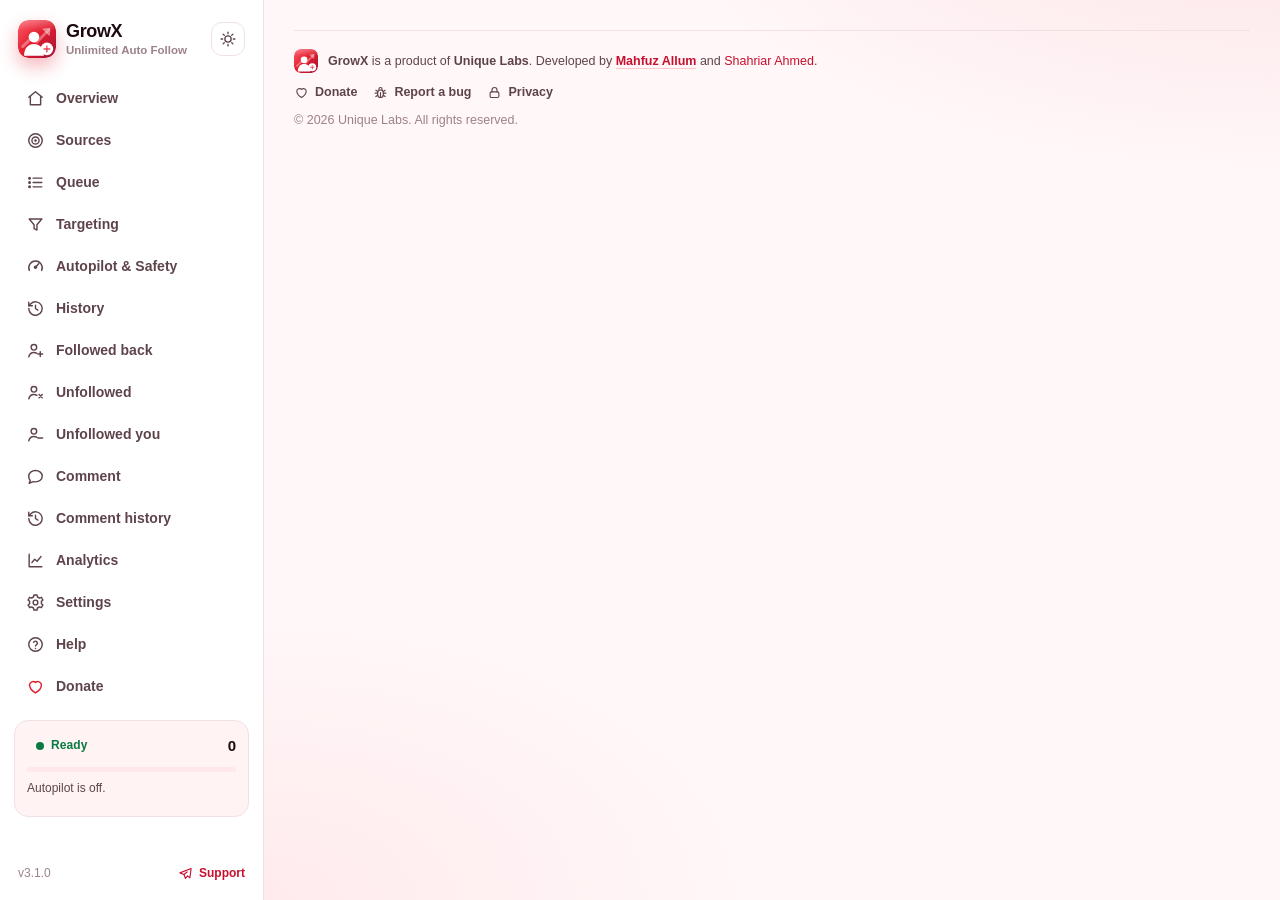
<file: growx/dashboard.html>
<!DOCTYPE html>
<html lang="en">
<head>
  <meta charset="utf-8">
  <meta name="viewport" content="width=device-width, initial-scale=1">
  <meta name="description" content="GrowX - Unlimited Auto Follow for X/Twitter. Grow real followers on autopilot: find the newest, most active followers of any profile, score them for follow-back, and follow them safely in the background.">
  <title>GrowX - Unlimited Auto Follow for X/Twitter</title>
  <link rel="icon" href="ui/logo.svg" type="image/svg+xml">
  <script src="ui/theme.js"></script>
  <link rel="stylesheet" href="ui/base.css">
  <link rel="stylesheet" href="dashboard.css">
  <link rel="stylesheet" href="dashboard-cmt.css">
</head>
<body>
  <div class="shell">

    <!-- ============ SIDEBAR ============ -->
    <aside class="side" id="side">
      <div class="side-brand">
        <img src="ui/logo.svg" alt="">
        <div><b>GrowX</b><small>Unlimited Auto Follow</small></div>
        <button class="icon-btn" data-theme-toggle></button>
      </div>

      <nav class="nav" id="nav">
        <a href="#overview" data-route="overview" data-icon="home"><span>Overview</span></a>
        <a href="#sources" data-route="sources" data-icon="target"><span>Sources</span><em id="navSrc" hidden></em></a>
        <a href="#queue" data-route="queue" data-icon="list"><span>Queue</span><em id="navQueue" hidden></em></a>
        <a href="#targeting" data-route="targeting" data-icon="filter"><span>Targeting</span></a>
        <a href="#autopilot" data-route="autopilot" data-icon="gauge"><span>Autopilot &amp; Safety</span></a>
        <a href="#history" data-route="history" data-icon="history"><span>History</span></a>
        <a href="#followedback" data-route="followedback" data-icon="userPlus"><span>Followed back</span><em id="navBk" hidden></em></a>
        <a href="#unfollowed" data-route="unfollowed" data-icon="userX"><span>Unfollowed</span><em id="navUnf" hidden></em></a>
        <a href="#lost" data-route="lost" data-icon="userMinus"><span>Unfollowed you</span><em id="navLost" hidden></em></a>
        <a href="#comment" data-route="comment" data-icon="chat"><span>Comment</span><em id="navCmt" hidden></em></a>
        <a href="#cmthistory" data-route="cmthistory" data-icon="history"><span>Comment history</span></a>
        <a href="#analytics" data-route="analytics" data-icon="chart"><span>Analytics</span></a>
        <a href="#settings" data-route="settings" data-icon="settings"><span>Settings</span></a>
        <a href="#help" data-route="help" data-icon="help"><span>Help</span></a>
        <a href="#donate" data-route="donate" data-icon="heart" class="nav-heart"><span>Donate</span></a>
      </nav>

      <div class="side-run" id="sideRun">
        <div class="side-run-top"><span class="pill idle" id="sidePill"><span class="dot"></span><span id="sidePillText">Ready</span></span><b class="num" id="sideToday">0</b></div>
        <div class="bar thin" id="sideBar"><i></i></div>
        <small id="sideMsg">Autopilot is off.</small>
        <div class="side-run-btns" id="sideCtl"></div>
      </div>


      <div class="side-foot">
        <span id="version">v3.1.0</span>
        <a href="https://t.me/igfrostt" target="_blank" rel="noopener" data-icon="send"><span>Support</span></a>
      </div>
    </aside>

    <!-- ============ MAIN ============ -->
    <main class="main" id="main">
      <header class="topbar">
        <button class="icon-btn menu-btn" id="menuBtn" data-icon="menu" aria-label="Menu"></button>
        <img src="ui/logo.svg" alt="" class="top-logo">
        <b class="top-title" id="topTitle">Overview</b>
        <span class="pill idle" id="topPill"><span class="dot"></span><span id="topPillText">Ready</span></span>
        <button class="icon-btn" data-theme-toggle></button>
      </header>

      <!-- OVERVIEW -->
      <section class="page" data-page="overview">
        <div class="ov-hero">
          <div class="ov-hero-bg" aria-hidden="true"><i></i><i></i><i></i></div>
          <div class="ov-top">
            <div class="ov-who">
              <span class="avatar" id="ovAvatar"></span>
              <div>
                <span class="kicker" id="ovKicker">Growth control center</span>
                <h1 id="ovHello">Grow on autopilot</h1>
                <p id="ovMeta">Sign in to X in this browser to begin.</p>
              </div>
            </div>
            <div class="ov-ctl" id="ovCtl"></div>
          </div>
          <div class="ov-run" id="ovRun"></div>
          <div class="ov-chips" id="ovChips"></div>
        </div>

        <div class="kpis">
          <div class="card kpi lift">
            <div class="kpi-ring" id="kTodayRing"></div>
            <div><small>Follows · 24h</small><b class="num" id="kToday">0</b><span id="kTodaySub">of 0 allowed</span></div>
          </div>
          <div class="card kpi lift">
            <span class="kpi-ic" data-icon="sparkles"></span>
            <div><small>Follow-back rate</small><b class="num" id="kRate">-</b><span id="kRateSub">checked after each follow</span></div>
          </div>
          <div class="card kpi lift">
            <span class="kpi-ic green" data-icon="trend"></span>
            <div><small>Gained · 7 days</small><b class="num" id="kWeek">-</b><span id="kWeekSub">-</span></div>
          </div>
          <div class="card kpi lift">
            <span class="kpi-ic violet" data-icon="list"></span>
            <div><small>Ready in queue</small><b class="num" id="kQueue">0</b><span id="kQueueSub">candidates scored</span></div>
          </div>
        </div>

        <div class="ov-cmt" id="ovCmt" hidden></div>

        <div class="ov-grid">
          <div class="card live" id="live">
            <div class="live-head">
              <div><span class="pill idle" id="livePill"><span class="dot"></span><span id="livePillText">Ready</span></span></div>
              <div class="live-chips" id="liveChips"></div>
            </div>
            <div class="x-alert" id="xAlert" hidden></div>
            <div class="live-seq" id="liveSeq" hidden></div>
            <div class="mode-prog" id="modeProg"></div>
            <div class="live-target" id="liveTarget">
              <span class="avatar" id="ltAvatar"></span>
              <div class="lt-who"><small id="ltLabel">Up next</small><b id="ltName">Nobody yet</b><span id="ltMeta">Add sources and start the autopilot.</span></div>
              <div class="lt-score" id="ltScore"></div>
            </div>
            <div class="unf-stream compact" id="unfStream" hidden></div>
            <div class="live-count">
              <div class="lc-top"><span id="lcLabel">Autopilot is off</span><b class="num" id="lcTime">--</b></div>
              <div class="bar" id="lcBar"><i></i></div>
            </div>
            <p class="live-msg" id="liveMsg">Press Start and GrowX keeps working in the background - even with this page closed.</p>
            <div class="live-meters">
              <div><span>This hour</span><b class="num" id="lmHour">0/0</b><div class="bar thin"><i id="lmHourBar"></i></div></div>
              <div><span id="lmDayLabel">Last 24 hours</span><b class="num" id="lmDay">0/0</b><div class="bar thin"><i id="lmDayBar"></i></div></div>
              <div><span>Until next break</span><b class="num" id="lmBreak">-</b><div class="bar thin amber"><i id="lmBreakBar"></i></div></div>
            </div>
            <p class="live-eta" id="lmEta" hidden></p>
            <p class="live-plan" id="lmPlan"></p>
            <div class="live-stats">
              <div><b class="num" id="lsDone">0</b><span>followed this run</span></div>
              <div><b class="num" id="lsSkip">0</b><span>skipped</span></div>
              <div><b class="num" id="lsFail">0</b><span>failed</span></div>
              <div><b class="num" id="lsTime">-</b><span>running for</span></div>
            </div>
          </div>

          <div class="card goal" id="goal">
            <div class="goal-head"><div><small>Monthly goal</small><b id="goalTitle">5,000 new followers</b></div><a href="#analytics" class="btn btn-ghost btn-xs" data-icon="chart"><span>Planner</span></a></div>
            <div class="goal-ring" id="goalRing"><div class="goal-center"><b class="num" id="goalGained">-</b><small id="goalPct">this month</small></div></div>
            <div class="goal-facts">
              <div><span>Days left</span><b class="num" id="goalDays">-</b></div>
              <div><span>Needed / day</span><b class="num" id="goalNeed">-</b></div>
              <div><span>On pace for</span><b class="num" id="goalProj">-</b></div>
            </div>
            <p class="goal-note" id="goalNote">GrowX measures your growth every few hours.</p>
          </div>
        </div>

        <div class="card plan" id="planCard">
          <div class="plan-main">
            <div class="plan-head">
              <div><small>Today's plan</small><b class="num" id="planTitle">0 / 0 follows</b><span id="planSub">-</span></div>
            </div>
            <div class="plan-facts" id="planFacts"></div>
            <div class="plan-tl" id="planTl"></div>
            <div class="plan-legend"><span><i class="k w"></i>Done</span><span><i class="k b"></i>Break</span><span><i class="k n"></i>Now</span><span class="tl-ends" id="planEnds"></span></div>
          </div>
          <div class="plan-safety" id="planSafety"></div>
        </div>

        <div class="ov-grid b">
          <div class="card chart-card">
            <div class="card-head"><div><b>Followers</b><small>last 30 days</small></div><span class="chip green" id="chGain"></span></div>
            <div class="chart-box" id="chFollowers"></div>
          </div>
          <div class="card feed-card">
            <div class="card-head"><div><b>Activity</b><small>live from the engine</small></div><div class="seg" id="feedSeg"><button class="on" data-feed="log">Run</button><button data-feed="events">Events</button></div></div>
            <div class="feed" id="feed"></div>
          </div>
        </div>
      </section>

      <!-- SOURCES -->
      <section class="page" data-page="sources">
        <header class="page-head">
          <div><span class="kicker">Step 1</span><h1>Sources</h1><p>Profiles whose <b>newest followers</b> GrowX follows. Their latest followers are active right now and already follow accounts like yours - the best audience there is.</p></div>
          <div class="btn-row"><button class="btn btn-primary" id="srcHarvest" data-icon="search"><span>Find people now</span></button></div>
        </header>
        <div class="card add-card">
          <div class="add-row">
            <textarea class="textarea" id="srcText" rows="2" placeholder="@creator, @community, https://x.com/brand - one or many, separated by spaces, commas or lines" spellcheck="false"></textarea>
            <button class="btn btn-primary btn-lg" id="srcAdd" data-icon="plus"><span>Add sources</span></button>
          </div>
          <div class="tips">
            <span data-icon="sparkles"></span>
            <p><b>Pick sources like a pro:</b> active accounts in your exact niche with 5K-500K followers whose audience is real people (creators, communities, niche news, competitors). Add 5-15 sources - GrowX rotates between them and ranks each by its real follow-back rate. Avoid celebrities and big brands: their followers rarely follow back.</p>
          </div>
        </div>
        <div class="card add-card">
          <div class="card-head"><div><b>Or follow these exact accounts</b><small>Paste usernames or profile links - as many as you like. Anyone you already follow is skipped; the rest join the Follow queue and are followed with your pacing, your daily number and every safety setting.</small></div></div>
          <div class="add-row">
            <textarea class="textarea" id="listText" rows="3" placeholder="@someone, https://x.com/another, x.com/third - spaces, commas or one per line" spellcheck="false"></textarea>
            <button class="btn btn-primary btn-lg" id="listAdd" data-icon="plus"><span>Add to Follow queue</span></button>
          </div>
          <label class="switch imp-pin"><input type="checkbox" id="listPin" checked><span class="track"></span><span>Follow these before the rest of the queue</span></label>
          <div class="imp-result" id="listResult" hidden></div>
        </div>
        <div class="task-banner card" id="taskBanner" hidden><span class="spinner"></span><div class="tb-text"><p id="taskMsg"></p><div class="bar thin is-live" id="taskBar"><i></i></div></div><button class="btn btn-sm" id="taskStop" data-icon="stop"><span>Stop</span></button></div>
        <div class="sweep-note card" id="sweepNote" hidden><span class="sn-ic" data-icon="check"></span><p id="sweepText"></p></div>
        <div class="src-grid" id="srcList"></div>
      </section>

      <!-- QUEUE -->
      <section class="page" data-page="queue">
        <header class="page-head">
          <div><span class="kicker">Step 2</span><h1>Queue</h1><p>Everyone here passed your targeting rules and is ranked by <b>follow-back score</b> - the best go first. The queue refills itself while the autopilot runs.</p></div>
          <div class="btn-row">
            <button class="btn" id="qImport" data-icon="upload"><span>Import list</span></button>
            <button class="btn btn-primary" id="qHarvest" data-icon="search"><span>Find more</span></button>
          </div>
        </header>
        <div class="toolbar card">
          <div class="search"><span data-icon="search"></span><input class="input" id="qSearch" placeholder="Search name, @handle or bio"></div>
          <select class="select" id="qSource"><option value="">All sources</option></select>
          <div class="seg" id="qSort"><button class="on" data-sort="score">Best score</button><button data-sort="new">Newest</button><button data-sort="fc">Smallest</button></div>
          <button class="btn btn-ghost btn-sm" id="qClear" data-icon="trash"><span>Clear queue</span></button>
        </div>
        <div class="bulk" id="qBulk" hidden>
          <b id="qSel">0 selected</b>
          <button class="btn btn-sm" data-bulk="pin" data-icon="pin"><span>Pin to top</span></button>
          <button class="btn btn-sm" data-bulk="remove" data-icon="x"><span>Remove</span></button>
          <button class="btn btn-sm btn-danger-soft" data-bulk="block" data-icon="ban"><span>Never follow</span></button>
          <button class="btn btn-ghost btn-sm" data-bulk="none"><span>Clear selection</span></button>
        </div>
        <div class="card table-card">
          <div class="trow thead q-cols"><label class="cb"><input type="checkbox" id="qAll"><i></i></label><span>Account</span><span>Score</span><span>Followers</span><span>Following</span><span>Ratio</span><span>Active</span><span>Source</span><span></span></div>
          <div id="qRows"></div>
        </div>
        <div class="more" id="qMore" hidden><button class="btn" id="qMoreBtn"><span>Show more</span></button></div>
      </section>

      <!-- TARGETING -->
      <section class="page" data-page="targeting">
        <header class="page-head">
          <div><span class="kicker">Who gets followed</span><h1>Targeting</h1><p>Only real, active people who are likely to follow you back. Every account is checked against these rules and scored before it enters the queue.</p></div>
        </header>
        <div class="split">
          <div class="form-stack" data-form="targeting">
            <div class="card fs">
              <div class="fs-head"><span data-icon="sparkles"></span><div><b>Follow-back score</b><small>Estimated chance to follow back, 1-99. Raise it for quality, lower it for volume.</small></div></div>
              <div class="range-row"><input type="range" class="range" min="0" max="90" step="1" data-k="minScore" id="f_minScore"><b class="range-val num" id="f_minScoreVal">55</b></div>
              <div class="score-legend"><span class="score s-lo">40</span> volume <span class="score s-mid">55</span> balanced <span class="score s-hi">70</span> quality</div>
            </div>
            <div class="card fs">
              <div class="fs-head"><span data-icon="users"></span><div><b>Audience size</b><small>Small and mid-size accounts follow back far more often than big ones.</small></div></div>
              <div class="fgrid">
                <div class="field"><label>Min followers</label><input class="input num" type="number" min="0" data-k="minFollowers"></div>
                <div class="field"><label>Max followers</label><input class="input num" type="number" min="0" data-k="maxFollowers"><span class="hint">0 = no limit</span></div>
                <div class="field"><label>Min following</label><input class="input num" type="number" min="0" data-k="minFollowing"><span class="hint">people who follow many, follow back</span></div>
                <div class="field"><label>Min following ÷ followers</label><input class="input num" type="number" min="0" step="0.05" data-k="minRatio"><span class="hint">1.0 = follows as many as follow them</span></div>
              </div>
            </div>
            <div class="card fs">
              <div class="fs-head"><span data-icon="flame"></span><div><b>Activity &amp; quality</b><small>Skip bots, empty and abandoned accounts.</small></div></div>
              <div class="fgrid">
                <div class="field"><label>Min posts</label><input class="input num" type="number" min="0" data-k="minTweets"></div>
                <div class="field"><label>Min account age</label><div class="with-unit"><input class="input num" type="number" min="0" data-k="minAgeDays"><span>days</span></div></div>
                <div class="field"><label>Posted within</label><div class="with-unit"><input class="input num" type="number" min="0" data-k="lastActiveDays"><span>days</span></div><span class="hint">0 = don't check</span></div>
              </div>
              <div class="switch-grid">
                <label class="switch"><input type="checkbox" data-k="requireAvatar"><span class="track"></span><span>Must have a profile photo</span></label>
                <label class="switch"><input type="checkbox" data-k="requireBio"><span class="track"></span><span>Must have a bio</span></label>
                <label class="switch"><input type="checkbox" data-k="skipProtected"><span class="track"></span><span>Skip private accounts</span></label>
                <label class="switch"><input type="checkbox" data-k="skipFollowsMe"><span class="track"></span><span>Skip people who already follow you</span></label>
                <label class="switch"><input type="checkbox" data-k="skipVerified"><span class="track"></span><span>Skip verified accounts</span></label>
                <label class="switch"><input type="checkbox" data-k="onlyVerified"><span class="track"></span><span>Only verified accounts</span></label>
              </div>
            </div>
            <div class="card fs">
              <div class="fs-head"><span data-icon="sparkles"></span><div><b>Better follow-back rate <i>new</i></b><small>Smarter choices about who gets followed - same daily number, more of them follow you back.</small></div></div>
              <div class="switch-grid">
                <label class="switch"><input type="checkbox" data-k="skipCapped"><span class="track"></span><span>Skip people stuck at X's following limit <em>(they can't follow anyone back)</em></span></label>
                <label class="switch"><input type="checkbox" data-k="learnScore"><span class="track"></span><span>Learn from my results <em>(the score adapts to who really followed you back)</em></span></label>
                <label class="switch"><input type="checkbox" data-k="preCheck"><span class="track"></span><span>Fresh look right before following <em>(still active, still able to follow back)</em></span></label>
                <label class="switch"><input type="checkbox" data-k="srcAutoPause"><span class="track"></span><span>Pause sources that keep doing badly</span></label>
                <label class="switch"><input type="checkbox" data-k="likeBeforeFollow"><span class="track"></span><span>Like one recent post before following <em>(more follow-backs, uses X's like limit)</em></span></label>
              </div>
              <div class="fgrid">
                <div class="field"><label>Pause a source below</label><div class="with-unit"><input class="input num" type="number" min="0" max="100" data-k="srcPauseBelow"><span>% back</span></div></div>
                <div class="field"><label>...after this many follows from it</label><div class="with-unit"><input class="input num" type="number" min="10" max="2000" data-k="srcPauseAfter"><span>follows</span></div><span class="hint">A paused source can be switched on again on the Sources page - it is not paused twice.</span></div>
              </div>
              <p class="hint" id="learnHint"></p>
            </div>
            <div class="card fs">
              <div class="fs-head"><span data-icon="search"></span><div><b>Keywords</b><small>Matched against name, @handle and bio. Comma separated.</small></div></div>
              <div class="field"><label>Boost - score +15 when found</label><textarea class="textarea" rows="2" data-k="boostKeywords"></textarea><span class="hint">"follow back" language is the strongest follow-back signal there is</span></div>
              <div class="field"><label>Require - only follow when one is found</label><textarea class="textarea" rows="2" data-k="includeKeywords" placeholder="e.g. founder, designer, crypto, fitness (empty = anyone)"></textarea></div>
              <div class="field"><label>Exclude - never follow when found</label><textarea class="textarea" rows="2" data-k="excludeKeywords"></textarea></div>
              <div class="field"><label>Location - only people from</label><input class="input" data-k="locationKeywords" placeholder="e.g. usa, london, india (empty = worldwide)"></div>
            </div>
          </div>
          <aside class="card preview sticky" id="tPreview">
            <b>Live preview</b>
            <p class="hint">Your current queue, checked against the rules on the left.</p>
            <div class="pv-big"><b class="num" id="pvPass">-</b><span id="pvOf">of 0 pass</span></div>
            <div class="bar"><i id="pvBar"></i></div>
            <div class="pv-bands" id="pvBands"></div>
            <div class="pv-why" id="pvWhy"></div>
          </aside>
        </div>
        <div class="savebar" id="saveTargeting" hidden><span>You have unsaved changes</span><button class="btn btn-ghost" data-revert>Revert</button><button class="btn btn-primary" data-save data-icon="check"><span>Save targeting</span></button></div>
      </section>

      <!-- AUTOPILOT -->
      <section class="page" data-page="autopilot">
        <header class="page-head">
          <div><span class="kicker">Speed, limits, schedule</span><h1>Autopilot &amp; Safety</h1><p>Everything about timing in one place, top to bottom: how many, how fast, when to rest, and what to do when something fails. The Safety box on the right shows how risky your numbers are.</p></div>
        </header>
        <div class="unsaved-banner" id="unsavedBanner" hidden><span><b>Not saved yet.</b> The running autopilot still uses the OLD numbers (see "Running with" on the Overview). Press Save &amp; apply for the new ones to start.</span><button class="btn btn-primary" id="unsavedSave" type="button"><span>Save &amp; apply</span></button></div>
        <div class="mode-switch" id="modeSwitch">
          <div class="ms-title"><b>Mode</b><span>Only one runs at a time. Click one and it switches <strong>right away</strong> - then it starts by itself every day, inside that mode's hours.</span></div>
          <p class="ms-seq" id="msSeqNote" hidden></p>
          <div class="ms-tiles" id="modeSeg">
            <button type="button" class="ms-tile th-fl" data-mode="follow"><span class="ms-ic" data-icon="users"></span><span class="ms-txt"><b>Follow</b><small>Follow new people from your sources</small></span><span class="ms-state" id="msFollow"></span></button>
            <button type="button" class="ms-tile th-unf" data-mode="unfollow"><span class="ms-ic" data-icon="userX"></span><span class="ms-txt"><b>Unfollow</b><small>Old non-followers first, then no follow-back after N days</small></span><span class="ms-state" id="msUnfollow"></span></button>
            <button type="button" class="ms-tile th-bk" data-mode="followback"><span class="ms-ic" data-icon="userPlus"></span><span class="ms-txt"><b>Follow back</b><small>Follow the people who follow you - newest follower first</small></span><span class="ms-state" id="msFollowBack"></span></button>
            <button type="button" class="ms-tile th-cmt" data-mode="comment"><span class="ms-ic" data-icon="chat"></span><span class="ms-txt"><b>Comment</b><small>AI replies on the posts you choose - written, checked and posted</small></span><span class="ms-state" id="msComment"></span></button>
          </div>
        </div>
        <!-- =========================================================
             Mode sequence & automatic switching
             Left: the order, the transition break, the extra options.
             Right: a live preview of the run, where it stands now, and tips.
             ========================================================= -->
        <div class="seq-wrap" id="seqWrap">
          <div data-form="sequence" class="seq-main">

            <div class="card seq-card" id="seqCard">
              <div class="seq-head">
                <span class="seq-ic" data-icon="swap"></span>
                <div class="seq-title">
                  <b>Mode sequence</b>
                  <small>Work through your modes one after another, hands off. When a mode reaches <strong>the target set in its own settings</strong>, GrowX <strong>stops it</strong>, takes a <strong>random transition break</strong>, and only <strong>after that break has finished</strong> does the next mode start. This card only sets the <strong>order</strong>, which modes are <strong>in</strong>, and the <strong>break</strong> - every number stays in its own mode's section.</small>
                </div>
                <div class="seq-head-acts">
                  <button type="button" class="btn btn-ghost btn-sm seq-only" id="seqReset" data-icon="refresh"><span>Reset to default</span></button>
                  <span class="seq-state" id="seqState">Off</span>
                  <label class="switch fs-switch" title="Turn the mode sequence on or off"><input type="checkbox" data-k="autoSwitch"><span class="track"></span></label>
                </div>
              </div>
              <p class="seq-off-note" id="seqOffNote" hidden>Switched <b>off</b>: GrowX stays in the one mode you pick above and stops when its target is reached - exactly as it always did. Turn it on to set an order and let GrowX work through your modes by itself.</p>
              <div class="seq-cards seq-only" id="seqCards"></div>
              <p class="hint seq-note seq-only" id="seqNote"></p>
            </div>

            <div class="card seq-card seq-only" id="transCard">
              <div class="seq-head">
                <span class="seq-ic" data-icon="clock"></span>
                <div class="seq-title">
                  <b>Transition break</b>
                  <small>This break happens after a mode reaches its target and before the next one starts. Nothing at all happens during it.</small>
                </div>
                <span class="chip seq-chip-note" title="Your normal breaks between follows or unfollows are set per mode and are not affected">Separate from your action breaks</span>
              </div>
              <div class="trans-grid">
                <div class="field">
                  <label>Shortest break</label>
                  <div class="with-unit icon-unit"><span class="iu" data-icon="clock"></span><input class="input num" type="number" min="1" max="720" data-k="transMin"><span>min</span></div>
                </div>
                <div class="field">
                  <label>Longest break <i>never more</i></label>
                  <div class="with-unit icon-unit"><span class="iu" data-icon="clock"></span><input class="input num" type="number" min="1" max="720" data-k="transMax"><span>min</span></div>
                </div>
                <div class="trans-rand">
                  <span class="tr-ic" data-icon="sparkles"></span>
                  <div><b>Random every time</b><small id="transRand"></small></div>
                </div>
              </div>
              <div class="trans-slider" id="transSlider">
                <div class="ts-track"><i id="tsFill"></i></div>
                <input type="range" class="ts-range ts-lo" min="1" max="120" step="1" id="tsLo" aria-label="Shortest transition break">
                <input type="range" class="ts-range ts-hi" min="1" max="120" step="1" id="tsHi" aria-label="Longest transition break">
                <div class="ts-ends"><span id="tsLoLab">1 min</span><span id="tsHiLab">120 min</span></div>
              </div>
            </div>

            <div class="card seq-card seq-only" id="seqOpts">
              <div class="seq-head">
                <span class="seq-ic" data-icon="settings"></span>
                <div class="seq-title"><b>At the end of the list</b><small>What happens once the last mode in your order has had its turn.</small></div>
              </div>
              <!-- one choice, two answers: a radio group can never end up disagreeing with itself -->
              <input type="checkbox" data-k="switchLoop" hidden>
              <div class="opt-grid">
                <label class="opt pick" data-opt="loop">
                  <div class="opt-top"><input type="radio" name="seqEnd" value="loop" class="seq-end"><i class="dot"></i><b>Repeat the sequence</b></div>
                  <small>After the last mode it starts again at the first one, so the sequence can go round again when a mode still has work left for today.</small>
                </label>
                <label class="opt pick" data-opt="stop">
                  <div class="opt-top"><input type="radio" name="seqEnd" value="stop" class="seq-end"><i class="dot"></i><b>Stop after the last mode</b></div>
                  <small>The sequence runs through your order once and then stops for the day. It starts again tomorrow.</small>
                </label>
                <div class="opt">
                  <div class="opt-top"><b>Quick order</b></div>
                  <select class="select" id="seqPreset"></select>
                  <small>Pick a ready-made order, or arrange the cards above yourself.</small>
                </div>
              </div>
            </div>

            <div class="savebar" id="saveSequence" hidden><span>You have unsaved changes</span><button class="btn btn-ghost" type="button" data-revert><span>Revert</span></button><button class="btn btn-primary" type="button" data-save data-icon="check"><span>Save sequence</span></button></div>
          </div>

          <aside class="seq-side seq-only">
            <div class="card seq-card">
              <div class="seq-head small">
                <span class="seq-ic" data-icon="eye"></span>
                <div class="seq-title"><b>Live preview</b><small>How the sequence will run with the numbers you have now.</small></div>
              </div>
              <div class="seq-prev" id="seqPrev"></div>
            </div>
            <div class="card seq-card">
              <div class="seq-head small">
                <span class="seq-ic" data-icon="gauge"></span>
                <div class="seq-title"><b>Right now</b></div>
                <span class="pill idle" id="seqPill"><span class="dot"></span><span id="seqPillText">Ready</span></span>
              </div>
              <div class="seq-now" id="seqNow"></div>
            </div>
            <div class="card seq-card seq-tips">
              <div class="seq-head small">
                <span class="seq-ic" data-icon="info"></span>
                <div class="seq-title"><b>Good to know</b></div>
              </div>
              <ul class="checks">
                <li>Every mode keeps <b>its own</b> target, delays, breaks and ON / OFF hours.</li>
                <li>The transition break is <b>always taken</b> - the next mode never starts early.</li>
                <li>A mode that is finished for today, or that X has limited, is <b>passed over</b>.</li>
                <li>Pick a mode yourself at any time and <b>your choice wins</b>.</li>
              </ul>
            </div>
          </aside>
        </div>
        <div class="cmt-stack" id="cmtSettings" data-for="comment"></div>
        <div class="presets" id="presets" data-for="follow"></div>
        <div class="presets unf-presets th-unf" id="unfPresets" data-for="unfollow"></div>
        <div class="presets bk-presets th-bk" id="bkPresets" data-for="followback"></div>
        <div class="split" data-for="follow unfollow followback">
          <div class="form-stack" data-form="autopilot">
            <input type="hidden" data-k="runMode">
            <input type="hidden" data-k="unfPace">
            <input type="hidden" data-k="bkPace">
            <div class="card fs unf-card" data-for="unfollow">
              <div class="fs-head"><span data-icon="userX"></span><div><b>U1. How many unfollows</b><small><strong>Step 1:</strong> everyone you follow who doesn't follow you back is unfollowed, in the order you pick in <strong>Who first</strong> (oldest first by default). <strong>Step 2:</strong> after that, people GrowX followed who didn't follow back within the days below. Unfollow mode never follows anyone, never unfollows an <strong>active</strong> account that follows you, and never unfollows a <strong>big or good</strong> account (U4c).</small></div></div>
              <div class="fgrid">
                <div class="field"><label>Unfollows per day</label><div class="with-unit"><input class="input num" type="number" min="10" max="1000" data-k="unfollowDaily"><span>/ day</span></div><span class="hint">400-900 as you like.</span></div>
                <div class="field hr-field" data-hr="unfollow"><label>Per hour</label><label class="switch hr-auto"><input type="checkbox" data-k="hourlyAuto"><span class="track"></span><span>Auto <em>(recommended)</em></span></label><div class="with-unit hr-manual"><input class="input num" type="number" min="1" max="300" data-k="unfHourlyLimit"><span>/ hour</span></div><span class="hint hr-hint" data-hr-hint="unfollow"></span></div>
                <div class="field"><label>Unfollow if no follow-back after</label><div class="with-unit"><input class="input num" type="number" min="1" max="60" data-k="unfollowAfterDays"><span>days</span></div><span class="hint">6-7 days is typical.</span></div>
                <div class="field"><label>Who first</label><select class="select" data-k="unfOrder"><optgroup label="Only the people who don't follow you back"><option value="old">Oldest following first</option><option value="new">Newest following first</option><option value="lost">People who unfollowed you first</option></optgroup></select><span class="hint" id="unfOrderHint">Oldest = the accounts you followed longest ago go first. It works through the whole list, one by one.</span></div>
                <div class="field"><label>Unfollows per turn <i>mode sequence only</i></label><div class="with-unit"><input class="input num" type="number" min="0" max="100000" data-k="unfTurn"><span>/ turn</span></div><span class="hint">Used only when <strong>Mode sequence</strong> is on: after this many unfollows GrowX hands over to the next mode and comes back to Unfollow later. <strong>0</strong> = it does the whole day's number in one turn.</span></div>
              </div>
            </div>
            <div class="card fs" data-for="unfollow">
              <div class="fs-head"><span data-icon="clock"></span><div><b>U2. Time between unfollows</b><small>A random wait inside your range before every unfollow, so it never looks like a clock.</small></div></div>
              <div class="fgrid">
                <div class="field"><label>Delay between unfollows</label><div class="duo"><div class="with-unit"><input class="input num" type="number" min="5" data-k="unfMinDelay"><span>sec</span></div><em>to</em><div class="with-unit"><input class="input num" type="number" min="5" data-k="unfMaxDelay"><span>sec</span></div></div><span class="hint">25-60 sec is a good, safe pace.</span></div>
                <div class="field"><label>Longer "human" pauses</label><div class="with-unit"><input class="input num" type="number" min="0" max="50" data-k="unfLongPause"><span>%</span></div><span class="hint">share of unfollows followed by a 2-4x longer pause.</span></div>
              </div>
            </div>
            <div class="card fs" data-for="unfollow">
              <div class="fs-head"><span data-icon="clock"></span><div><b>U3. Unfollow breaks</b><small>"After 20 to 25 unfollows, rest 15 to 20 minutes", repeated all day. Both halves are a range, and a break is always a random value inside it - never outside. Unfollow's break settings are its own: Follow (3) and Follow back (B4) have their own.</small></div></div>
              <div class="fgrid">
                <div class="field batch-field" data-batch="unfollow">
                  <label>Take a break after</label>
                  <div class="batch-box">
                    <div class="bx"><small>At least</small><input class="input num" type="number" min="1" max="500" data-k="unfRestEveryMin"><span>unfollows</span></div>
                    <div class="bx-to">to</div>
                    <div class="bx"><small>At most <i>never more</i></small><input class="input num" type="number" min="0" max="500" data-k="unfRestEvery"><span>unfollows</span></div>
                  </div>
                  <div class="batch-preview" data-batch-preview data-mk="unfRestMinutes" data-word="unfollows"></div>
                  <span class="hint">Same number in both boxes = always exactly that many. 0 in "At most" = no breaks (not recommended).</span>
                </div>
                <div class="field batch-field">
                  <label>Break length</label>
                  <div class="batch-box">
                    <div class="bx"><small>At least</small><input class="input num" type="number" min="1" max="240" data-k="unfRestMinutes"><span>min</span></div>
                    <div class="bx-to">to</div>
                    <div class="bx"><small>At most <i>never more</i></small><input class="input num" type="number" min="1" max="240" data-k="unfRestMinutesMax"><span>min</span></div>
                  </div>
                  <span class="hint">This range replaces the old "break randomness" %. Your old setting was carried over into the "At most" box.</span>
                </div>
              </div>
            </div>
            <div class="card fs daily-card" data-for="unfollow" data-dn="unfollow">
              <div class="fs-head"><span data-icon="clock"></span><div><b>U4. Daily ON / OFF time</b><small>When <strong>Unfollow</strong> works each day. GrowX turns <strong>ON by itself</strong> at the ON time and <strong>OFF</strong> at the OFF time, on the days you pick - no clicking. It also turns off earlier once today's number is done. Follow and Follow back have their own ON / OFF time (6, B5); the days are shared.</small></div></div>
              <div class="dn-top">
                <div class="dn-times">
                  <div class="field"><label>Turns ON at</label><input class="input dn-time" type="time" data-k="unfollowStart"></div>
                  <div class="field"><label>Turns OFF at</label><input class="input dn-time" type="time" data-k="unfollowEnd"></div>
                  <div class="dn-len" data-dn-len></div>
                </div>
                <div class="dn-bar" data-dn-bar></div>
                <p class="dn-status" data-dn-status></p>
              </div>
              <div class="field"><label>Days it works</label>
                <label class="switch same-days"><input type="checkbox" id="unfSameDays"><span class="track"></span><span>Same days as Follow</span></label>
                <div class="days" data-days="unfollow"></div>
                <span class="hint">Unfollow can keep its own days - for example clean up at the weekend only.</span>
              </div>
              <div class="switch-grid">
                <label class="switch"><input type="checkbox" data-k="autoStart"><span class="track"></span><span>Turn ON by itself every day <em>(no clicking)</em></span></label>
                <label class="switch"><input type="checkbox" data-k="activeHours"><span class="track"></span><span>Turn OFF at the OFF time, and work only on the days above</span></label>
              </div>
              <div class="fgrid">
                <div class="field"><label>Turns ON</label><select class="select" data-k="autoStartAt"><option value="window">At the ON time (recommended)</option><option value="custom">At another time</option></select></div>
                <div class="field dn-custom"><label>Other start time</label><input class="input" type="time" data-k="autoStartTime"><span class="hint">Used for "At another time", or when there is no OFF time.</span></div>
                <div class="field"><label>Start a little late</label><div class="with-unit"><input class="input num" type="number" min="0" max="120" data-k="autoStartJitter"><span>min</span></div><span class="hint">0 to this many minutes late, a different time each day.</span></div>
              </div>
              <p class="hint dn-next"></p>
              <details class="dn-more"><summary>How a day works</summary><p>Number for the day done? It turns OFF and waits for the next day's ON time. Not done by the OFF time? It sleeps and carries on at the next ON time with a fresh daily number. After a safety stop (X refusing, x.com not reachable, signed out) it starts again by itself after a short cool-down, up to 4 times a day. It only waits for you if you paused it yourself, or if X locked, restricted or flagged the account. Chrome must be open (a minimised window is fine).</p></details>
            </div>
            <div class="card fs guard-card" data-for="unfollow">
              <div class="fs-head"><span data-icon="shield"></span><div><b>U4b. Never unfollow anyone who follows you back</b><small>The guard. While this is on, nobody who follows you back is unfollowed - <strong>whatever U1 and U5 say</strong>. Switch it off only to let U5 unfollow <strong>inactive</strong> followers - an active follower is never unfollowed either way. It is checked twice: when the next batch is chosen, and once more in the moment before each unfollow is sent, so an account that follows you back while it waits in the queue is dropped instead. <strong>Leave it on.</strong></small></div><label class="switch fs-switch"><input type="checkbox" data-k="unfNeverMutual"><span class="track"></span></label></div>
              <div class="sw-row"><div class="sw-txt"><b>Stop when there is nobody left to unfollow</b><small>Rather than waiting quietly, GrowX stops and tells you once everyone still on your list follows you back. Press Start when you want it to look again.</small></div><label class="switch"><input type="checkbox" data-k="unfStopWhenEmpty"><span class="track"></span></label></div>
              <p class="hint guard-live" id="unfGuardLive"></p>
            </div>
            <div class="card fs guard-card" data-for="unfollow">
              <div class="fs-head"><span data-icon="shield"></span><div><b>U4c. Never unfollow big or good accounts</b><small>Every unfollow is checked against the account's profile, read in that moment: if it has <strong>this many followers</strong>, or its <strong>Quality score</strong> (followers, followers per following, verified, account age, posts and recent activity - 0 to 100) is <strong>this high</strong>, it is never unfollowed - by any step, even if it doesn't follow you back. If the profile can't be read, the account is left alone. <strong>Leave it on.</strong></small></div><label class="switch fs-switch"><input type="checkbox" data-k="unfProtectBig"><span class="track"></span></label></div>
              <div class="fgrid">
                <div class="field"><label>Keep if Quality score is at least</label><div class="with-unit"><input class="input num" type="number" min="0" max="100" data-k="unfProtectScore"><span>/ 100</span></div><span class="hint">65 = established, active accounts (a big KOL is usually 75+). Lower = keeps more.</span></div>
                <div class="field"><label>Keep if followers are at least</label><div class="with-unit wide-unit"><input class="input num" type="number" min="0" data-k="unfProtectFollowers"><span>followers</span></div><span class="hint">0 = only the score decides.</span></div>
              </div>
              <p class="hint" id="bigHint"></p>
            </div>
            <div class="card fs" data-for="unfollow">
              <div class="fs-head"><span data-icon="clock"></span><div><b>U5. Inactive accounts</b><small>Also unfollow accounts that have <strong>not posted at all</strong> in the period below - <strong>even if they follow you back</strong>. Posts, replies and reposts all count: <strong>one post in the period = active = never unfollowed</strong>. GrowX reads each account's posts before deciding, and once more right before the unfollow; if the posts can't be read, the account is kept. When no inactive account is left, Unfollow stops (U4b "Stop when there is nobody left"). Note: some of them may unfollow you back later.</small></div><label class="switch fs-switch"><input type="checkbox" data-k="unfInactive"><span class="track"></span></label></div>
              <div class="fgrid">
                <div class="field"><label>Inactive if no post in the last</label><div class="with-unit"><input class="input num" type="number" min="7" max="365" data-k="unfInactiveDays"><span>days</span></div><span class="hint">60 days = 2 months. A post 1 day ago keeps the account.</span></div>
              </div>
              <p class="hint" id="inactHint"></p>
            </div>
            <div class="card fs" data-for="unfollow">
              <div class="fs-head"><span data-icon="shield"></span><div><b>U7. Never unfollow</b><small>Friends, brands, anyone you want to keep - even if they don't follow you back.</small></div></div>
              <div class="field"><textarea class="textarea" rows="2" data-k="unfollowKeep" placeholder="@friend, @brand, @favourite - one or many" spellcheck="false"></textarea></div>
              <div class="unf-status" id="unfStatus"></div>
            </div>
            <div class="card fs ladder" data-for="unfollow" id="ladUnfollow">
              <div class="fs-head"><span data-icon="shield"></span><div><b>U8. When X refuses or an unfollow fails</b><small>If X says no, or an unfollow fails, GrowX protects your account in <strong>4 steps</strong>. Write the time of each step yourself, and switch a step off if you do not want it. Each mode has its own settings.</small></div></div>
              <div class="lad-steps">
                <div class="lad-step" data-lad="1">
                  <span class="lad-n">1</span>
                  <div class="lad-main">
                    <div class="lad-title"><b>X refuses (or an unfollow fails) - take a break</b><label class="switch" title="Step 1 on / off"><input type="checkbox" data-k="unfRefuse0On"><span class="track"></span></label></div>
                    <div class="lad-fields"><span>Break for</span><div class="with-unit"><input class="input num" type="number" min="1" max="720" data-k="unfRefuse0Min"><span>min</span></div><em>to</em><div class="with-unit"><input class="input num" type="number" min="1" max="720" data-k="unfRefuse0Max"><span>min</span></div><small>same number twice = exactly that long (18 = 18 min)</small></div>
                  </div>
                </div>
                <div class="lad-step" data-lad="2">
                  <span class="lad-n">2</span>
                  <div class="lad-main">
                    <div class="lad-title"><b>Refused again right after that break - longer break</b><label class="switch" title="Step 2 on / off"><input type="checkbox" data-k="unfRefuse1On"><span class="track"></span></label></div>
                    <div class="lad-fields"><span>Break for</span><div class="with-unit"><input class="input num" type="number" min="1" max="720" data-k="unfRefuse1Min"><span>min</span></div><em>to</em><div class="with-unit"><input class="input num" type="number" min="1" max="720" data-k="unfRefuse1Max"><span>min</span></div><small>a random time in between, never shorter than step 1</small></div>
                  </div>
                </div>
                <div class="lad-step" data-lad="3">
                  <span class="lad-n">3</span>
                  <div class="lad-main">
                    <div class="lad-title"><b>Refused again - long break</b><label class="switch" title="Step 3 on / off"><input type="checkbox" data-k="unfRefuse2On"><span class="track"></span></label></div>
                    <div class="lad-fields"><span>Break for</span><div class="with-unit"><input class="input num" type="number" min="0.25" max="24" step="0.25" data-k="unfRefuse2Min"><span>hours</span></div><em>to</em><div class="with-unit"><input class="input num" type="number" min="0.25" max="24" step="0.25" data-k="unfRefuse2Max"><span>hours</span></div><small>never shorter than step 2</small></div>
                  </div>
                </div>
                <div class="lad-step fixed" data-lad="4">
                  <span class="lad-n">4</span>
                  <div class="lad-main">
                    <div class="lad-title"><b>Refused once more - stop for the rest of today</b><span class="lad-always">always on</span></div>
                    <p class="lad-note">Unfollowing stops until tomorrow. Follow and Follow back are not affected. The next day GrowX starts again by itself, from step 1 - keep <b>Turn ON by itself every day</b> on (Daily ON / OFF time).</p>
                  </div>
                </div>
              </div>
              <div class="fgrid">
                <div class="field"><label>Count a failed unfollow after</label><div class="with-unit"><input class="input num" type="number" min="1" max="20" data-k="failBreakAfter"><span>in a row</span></div><span class="hint">1 = the very first failed unfollow starts step 1. When X itself says no or slow down, it always counts at once. One unfollow that works after a break starts the plan again from step 1.</span></div>
              </div>
              <p class="hint lad-hint" id="ladUnfollowHint"></p>
            </div>
            <div class="card fs bk-card" data-for="followback">
              <div class="fs-head"><span data-icon="userPlus"></span><div><b>B1. How many follow-backs</b><small>Everyone who follows you but you don't follow yet is followed back - <strong>newest follower first</strong> by default, the oldest last. Accounts you already follow are never touched. Follow back never unfollows anyone, and it uses the same safety rules as Follow.</small></div></div>
              <div class="fgrid">
                <div class="field"><label>Follow-backs per day</label><div class="with-unit"><input class="input num" type="number" min="10" max="1000" data-k="bkDaily"><span>/ day</span></div><span class="hint">Your target. It keeps going until this number is done, then stops for the day.</span></div>
                <div class="field hr-field" data-hr="followback"><label>Per hour</label><label class="switch hr-auto"><input type="checkbox" data-k="hourlyAuto"><span class="track"></span><span>Auto <em>(recommended)</em></span></label><div class="with-unit hr-manual"><input class="input num" type="number" min="1" max="200" data-k="bkHourlyLimit"><span>/ hour</span></div><span class="hint hr-hint" data-hr-hint="followback"></span></div>
                <div class="field"><label>Who first</label><select class="select" data-k="bkOrder"><option value="new">Newest followers first</option><option value="old">Oldest followers first</option></select><span class="hint">Newest = whoever followed you most recently. It works through the whole list, one by one.</span></div>
                <div class="field"><label>Big score first <i>new</i></label><label class="switch"><input type="checkbox" data-k="bkQuality"><span class="track"></span><span>Follow back the biggest / best first</span></label><span class="hint">On = GrowX looks at 300 followers at a time and follows back the highest Quality score first. Off = the order on the left.</span></div>
                <div class="field"><label>Follow-backs per turn <i>mode sequence only</i></label><div class="with-unit"><input class="input num" type="number" min="0" max="100000" data-k="bkTurn"><span>/ turn</span></div><span class="hint">Used only when <strong>Mode sequence</strong> is on: after this many follow-backs GrowX hands over to the next mode and comes back to Follow back later. <strong>0</strong> = it does the whole day's number in one turn.</span></div>
              </div>
            </div>
            <div class="card fs bk-card" data-for="followback">
              <div class="fs-head"><span data-icon="shield"></span><div><b>B2. X's follow limit (shared with Follow)</b><small>X counts every follow the same, whether it came from Follow or Follow back. These three numbers are shared: changing them here changes them for Follow too.</small></div></div>
              <div class="fgrid">
                <div class="field"><label>Daily limit (last 24 hours)</label><div class="with-unit"><input class="input num" type="number" min="1" max="3000" data-k="dailyLimit"><span>/ day</span></div><span class="hint" id="bkDailyHint">Follows and follow-backs together. X allows about 400 a day (more with Premium).</span></div>
                <div class="field hr-field" data-hr="shared"><label>Hourly pace (shared)</label><div class="with-unit hr-manual"><input class="input num" type="number" min="1" max="200" data-k="hourlyLimit"><span>/ hour</span></div><span class="hint hr-hint" data-hr-hint="shared"></span></div>
                <div class="field"><label>When the daily limit is reached</label><select class="select" data-k="onDailyCap"><option value="stop">Stop for today (recommended)</option><option value="wait">Wait, then continue by itself</option></select><span class="hint">Applies to Follow back too.</span></div>
                <div class="field"><label>Maximum run time per day</label><div class="with-unit"><input class="input num" type="number" min="0" max="24" data-k="maxRunHours"><span>hours</span></div><span class="hint">Safety stop, shared with Follow. Waiting for new followers does not count. 0 = no limit. Keep it above the "Real working time" on the right, or the day ends before your number.</span></div>
              </div>
            </div>
            <div class="card fs bk-card" data-for="followback">
              <div class="fs-head"><span data-icon="clock"></span><div><b>B3. Time between follow-backs</b><small>A random wait inside your range before every follow-back, so it never looks like a clock.</small></div></div>
              <div class="fgrid">
                <div class="field"><label>Delay between follow-backs</label><div class="duo"><div class="with-unit"><input class="input num" type="number" min="5" data-k="bkMinDelay"><span>sec</span></div><em>to</em><div class="with-unit"><input class="input num" type="number" min="5" data-k="bkMaxDelay"><span>sec</span></div></div><span class="hint">30-75 sec is a good pace.</span></div>
                <div class="field"><label>Longer "human" pauses</label><div class="with-unit"><input class="input num" type="number" min="0" max="50" data-k="bkLongPause"><span>%</span></div><span class="hint">share of follow-backs followed by a 2-4x longer pause.</span></div>
              </div>
            </div>
            <div class="card fs bk-card" data-for="followback">
              <div class="fs-head"><span data-icon="clock"></span><div><b>B4. Follow back breaks</b><small>"After 12 to 15 follow-backs, rest 17 to 22 minutes" - both halves are a range, and every break is a random value inside it. Follow back's break settings are its own: Follow (3) and Unfollow (U3) have their own.</small></div></div>
              <div class="fgrid">
                <div class="field batch-field" data-batch="followback">
                  <label>Take a break after</label>
                  <div class="batch-box">
                    <div class="bx"><small>At least</small><input class="input num" type="number" min="1" max="500" data-k="bkRestEveryMin"><span>follow-backs</span></div>
                    <div class="bx-to">to</div>
                    <div class="bx"><small>At most <i>never more</i></small><input class="input num" type="number" min="0" max="500" data-k="bkRestEvery"><span>follow-backs</span></div>
                  </div>
                  <div class="batch-preview" data-batch-preview data-mk="bkRestMinutes" data-word="follow-backs"></div>
                  <span class="hint">Same number in both boxes = always exactly that many. 0 in "At most" = no breaks.</span>
                </div>
                <div class="field batch-field">
                  <label>Break length</label>
                  <div class="batch-box">
                    <div class="bx"><small>At least</small><input class="input num" type="number" min="1" max="240" data-k="bkRestMinutes"><span>min</span></div>
                    <div class="bx-to">to</div>
                    <div class="bx"><small>At most <i>never more</i></small><input class="input num" type="number" min="1" max="240" data-k="bkRestMinutesMax"><span>min</span></div>
                  </div>
                  <span class="hint">Follow back's own range, nothing to do with Follow or Unfollow. Same number in both boxes = always exactly that long.</span>
                </div>
              </div>
            </div>
            <div class="card fs daily-card bk-card" data-for="followback" data-dn="followback">
              <div class="fs-head"><span data-icon="clock"></span><div><b>B5. Daily ON / OFF time</b><small>When <strong>Follow back</strong> works each day. GrowX turns <strong>ON by itself</strong> at the ON time and <strong>OFF</strong> at the OFF time, on the days you pick - no clicking. It also turns off earlier once today's number is done. Follow and Unfollow have their own ON / OFF time (6, U4); the days are shared.</small></div></div>
              <div class="dn-top">
                <div class="dn-times">
                  <div class="field"><label>Turns ON at</label><input class="input dn-time" type="time" data-k="bkStart"></div>
                  <div class="field"><label>Turns OFF at</label><input class="input dn-time" type="time" data-k="bkEnd"></div>
                  <div class="dn-len" data-dn-len></div>
                </div>
                <div class="dn-bar" data-dn-bar></div>
                <p class="dn-status" data-dn-status></p>
              </div>
              <div class="field"><label>Days it works</label>
                <label class="switch same-days"><input type="checkbox" id="bkSameDays"><span class="track"></span><span>Same days as Follow</span></label>
                <div class="days" data-days="followback"></div>
                <span class="hint">Follow back can keep its own days, separate from Follow and Unfollow.</span>
              </div>
              <div class="switch-grid">
                <label class="switch"><input type="checkbox" data-k="autoStart"><span class="track"></span><span>Turn ON by itself every day <em>(no clicking)</em></span></label>
                <label class="switch"><input type="checkbox" data-k="activeHours"><span class="track"></span><span>Turn OFF at the OFF time, and work only on the days above</span></label>
              </div>
              <div class="fgrid">
                <div class="field"><label>Turns ON</label><select class="select" data-k="autoStartAt"><option value="window">At the ON time (recommended)</option><option value="custom">At another time</option></select></div>
                <div class="field dn-custom"><label>Other start time</label><input class="input" type="time" data-k="autoStartTime"><span class="hint">Used for "At another time", or when there is no OFF time.</span></div>
                <div class="field"><label>Start a little late</label><div class="with-unit"><input class="input num" type="number" min="0" max="120" data-k="autoStartJitter"><span>min</span></div><span class="hint">0 to this many minutes late, a different time each day.</span></div>
              </div>
              <p class="hint dn-next"></p>
              <details class="dn-more"><summary>How a day works</summary><p>Number for the day done? It turns OFF and waits for the next day's ON time. Not done by the OFF time? It sleeps and carries on at the next ON time with a fresh daily number. After a safety stop (X refusing, x.com not reachable, signed out) it starts again by itself after a short cool-down, up to 4 times a day. It only waits for you if you paused it yourself, or if X locked, restricted or flagged the account. Chrome must be open (a minimised window is fine).</p></details>
            </div>
            <div class="card fs bk-card" data-for="followback">
              <div class="fs-head"><span data-icon="badge"></span><div><b>B6. Verified accounts only</b><small>Follow back <strong>only the followers who have a verified badge</strong> (blue, gold or grey check). Everyone else is skipped. Most followers are not verified, so GrowX looks through your whole follower list to find them - far fewer than your daily number may qualify.</small></div><label class="switch fs-switch"><input type="checkbox" data-k="bkVerifiedOnly"><span class="track"></span></label></div>
              <p class="hint" id="bkVerHint"></p>
            </div>
            <div class="card fs bk-card" data-for="followback">
              <div class="fs-head"><span data-icon="filter"></span><div><b>B7. Who to skip</b><small>Every follower is looked up again right before following back. If X doesn't show something clearly (for example a post count it can't read), that follower is skipped - never guessed - and looked at again after a day. Accounts on your Never-follow list (Settings) are always skipped.</small></div></div>
              <div class="switch-grid">
                <label class="switch"><input type="checkbox" data-k="bkSkipInactive"><span class="track"></span><span>Skip inactive accounts (they hardly post)</span></label>
                <label class="switch"><input type="checkbox" data-k="bkSkipProtected"><span class="track"></span><span>Skip private accounts</span></label>
                <label class="switch"><input type="checkbox" data-k="bkSkipNoPhoto"><span class="track"></span><span>Skip accounts without a profile photo</span></label>
              </div>
              <div class="fgrid">
                <div class="field"><label>Look at the last</label><div class="with-unit"><input class="input num" type="number" min="7" max="365" data-k="bkInactiveDays"><span>days</span></div><span class="hint">60 days = 2 months.</span></div>
                <div class="field"><label>Inactive if fewer than</label><div class="with-unit"><input class="input num" type="number" min="1" max="20" data-k="bkMinPosts"><span>posts</span></div><span class="hint">5 = fewer than 5 posts, replies and reposts in that time.</span></div>
              </div>
              <p class="hint" id="bkInactHint"></p>
              <div class="unf-status bk-status" id="bkStatus"></div>
            </div>
            <div class="card fs ladder bk-card" data-for="followback" id="ladBk">
              <div class="fs-head"><span data-icon="shield"></span><div><b>B8. When X refuses or a follow-back fails</b><small>If X says no, or a follow-back fails, GrowX protects your account in <strong>4 steps</strong>. Write the time of each step yourself, and switch a step off if you do not want it. Each mode has its own settings.</small></div></div>
              <div class="lad-steps">
                <div class="lad-step" data-lad="1">
                  <span class="lad-n">1</span>
                  <div class="lad-main">
                    <div class="lad-title"><b>X refuses (or a follow-back fails) - take a break</b><label class="switch" title="Step 1 on / off"><input type="checkbox" data-k="bkRefuse0On"><span class="track"></span></label></div>
                    <div class="lad-fields"><span>Break for</span><div class="with-unit"><input class="input num" type="number" min="1" max="720" data-k="bkRefuse0Min"><span>min</span></div><em>to</em><div class="with-unit"><input class="input num" type="number" min="1" max="720" data-k="bkRefuse0Max"><span>min</span></div><small>same number twice = exactly that long (18 = 18 min)</small></div>
                  </div>
                </div>
                <div class="lad-step" data-lad="2">
                  <span class="lad-n">2</span>
                  <div class="lad-main">
                    <div class="lad-title"><b>Refused again right after that break - longer break</b><label class="switch" title="Step 2 on / off"><input type="checkbox" data-k="bkRefuse1On"><span class="track"></span></label></div>
                    <div class="lad-fields"><span>Break for</span><div class="with-unit"><input class="input num" type="number" min="1" max="720" data-k="bkRefuse1Min"><span>min</span></div><em>to</em><div class="with-unit"><input class="input num" type="number" min="1" max="720" data-k="bkRefuse1Max"><span>min</span></div><small>a random time in between, never shorter than step 1</small></div>
                  </div>
                </div>
                <div class="lad-step" data-lad="3">
                  <span class="lad-n">3</span>
                  <div class="lad-main">
                    <div class="lad-title"><b>Refused again - long break</b><label class="switch" title="Step 3 on / off"><input type="checkbox" data-k="bkRefuse2On"><span class="track"></span></label></div>
                    <div class="lad-fields"><span>Break for</span><div class="with-unit"><input class="input num" type="number" min="0.25" max="24" step="0.25" data-k="bkRefuse2Min"><span>hours</span></div><em>to</em><div class="with-unit"><input class="input num" type="number" min="0.25" max="24" step="0.25" data-k="bkRefuse2Max"><span>hours</span></div><small>never shorter than step 2</small></div>
                  </div>
                </div>
                <div class="lad-step fixed" data-lad="4">
                  <span class="lad-n">4</span>
                  <div class="lad-main">
                    <div class="lad-title"><b>Refused once more - stop for the rest of today</b><span class="lad-always">always on</span></div>
                    <p class="lad-note">Following <b>and</b> Follow back both stop until tomorrow (X counts them together). The next day GrowX starts again by itself, from step 1 - keep <b>Turn ON by itself every day</b> on (Daily ON / OFF time). Unfollow is not affected.</p>
                  </div>
                </div>
              </div>
              <div class="fgrid">
                <div class="field"><label>Count a failed follow-back after</label><div class="with-unit"><input class="input num" type="number" min="1" max="20" data-k="failBreakAfter"><span>in a row</span></div><span class="hint">1 = the very first failed follow-back starts step 1. When X itself says no or slow down, it always counts at once. One follow-back that works after a break starts the plan again from step 1.</span></div>
              </div>
              <p class="hint lad-hint" id="ladBkHint"></p>
            </div>
            <div class="card fs plan-helper" data-for="follow">
              <div class="fs-head"><span data-icon="gauge"></span><div><b>Plan helper: fit my day</b><small>Tell it how many follows you want and how many hours you can give. It works out the smallest batch size that fits, keeping your delays and break length. Nothing changes until you press "Use this plan" and then Save.</small></div></div>
              <div class="fgrid">
                <div class="field"><label>Follows per day</label><div class="with-unit"><input class="input num" id="phGoal" type="number" min="10" max="3000" value="400"><span>follows</span></div></div>
                <div class="field"><label>Finish within</label><div class="with-unit"><input class="input num" id="phHours" type="number" min="1" max="24" step="0.5" value="10"><span>hours</span></div></div>
                <div class="field"><label>Break length</label><div class="with-unit"><input class="input num" id="phBreak" type="number" min="1" max="120"><span>min</span></div></div>
                <div class="field"><label>Delay between follows</label><select class="select" id="phDelay"><option value="keep">Keep my current delays</option><option value="30-60">30-60 sec</option><option value="40-70">40-70 sec (safer)</option><option value="60-100">60-100 sec (gentlest)</option></select><span class="hint">Longer delays are safer but need bigger batches to fit the same hours.</span></div>
              </div>
              <p class="ph-result" id="phResult"></p>
              <button type="button" class="btn btn-primary" id="phApply"><span>Use this plan</span></button>
            </div>
            <div class="card fs" data-for="follow">
              <div class="fs-head"><span data-icon="gauge"></span><div><b>1. How many follows</b><small>Your target and your limits. Changing any value switches to a custom pace.</small></div></div>
              <div class="fgrid">
                <div class="field"><label>Run target (stop exactly after)</label><div class="with-unit"><input class="input num" type="number" min="0" max="100000" data-k="sessionTarget"><span>follows</span></div><span class="hint">e.g. 400. It stops right after the last one and never goes past it. 0 = no target, run until a limit or Stop.</span></div>
                <div class="field"><label>Daily limit (last 24 hours)</label><div class="with-unit"><input class="input num" type="number" min="1" max="3000" data-k="dailyLimit"><span>/ day</span></div><span class="hint" id="dailyHint">300-400 is common. X allows about 400 a day (more with Premium). Counts follows and follow-backs together.</span></div>
                <div class="field"><label>How the day is counted</label><select class="select" data-k="dailyWindow"><option value="calendar">Calendar day (resets at midnight)</option><option value="rolling">Rolling 24 hours (strictest)</option></select><span class="hint">Calendar fits "400 a day". Rolling matches X's own counting more closely.</span></div>
                <div class="field"><label>When the daily limit is reached</label><select class="select" data-k="onDailyCap"><option value="stop">Stop for today (recommended)</option><option value="wait">Wait, then continue by itself</option></select><span class="hint">"Wait" can mean a pause of many hours, until your oldest follow is 24 h old.</span></div>
                <div class="field"><label>Maximum run time per day</label><div class="with-unit"><input class="input num" type="number" min="0" max="24" data-k="maxRunHours"><span>hours</span></div><span class="hint">Safety stop: it ends the day after this many hours, even if the target is not reached. 0 = no limit. 8-12 is a natural working day.</span></div>
                <div class="field"><label>Who first</label><select class="select" data-k="followOrder"><option value="score">Best match first (recommended)</option><option value="new">Newest found first</option><option value="old">Oldest found first</option></select><span class="hint" id="followOrderHint">Best match = the highest follow-back score in your queue goes first.</span></div>
                <div class="field"><label>Big score first <i>new</i></label><label class="switch"><input type="checkbox" data-k="followQuality"><span class="track"></span><span>Put the biggest / best accounts first</span></label><span class="hint" id="followQualityHint">Off = the follow-back order on the left, as now. On = the highest <strong>Quality score</strong> (followers, followers per following, verified, age, posts, activity) goes first - everyone in the queue has already passed your follow-back score.</span></div>
                <div class="field hr-field" data-hr="follow"><label>Per hour</label><label class="switch hr-auto"><input type="checkbox" data-k="hourlyAuto"><span class="track"></span><span>Auto <em>(recommended)</em></span></label><div class="with-unit hr-manual"><input class="input num" type="number" min="1" max="200" data-k="hourlyLimit"><span>/ hour</span></div><span class="hint hr-hint" data-hr-hint="follow"></span></div>
              </div>
            </div>
            <div class="card fs" data-for="follow">
              <div class="fs-head"><span data-icon="clock"></span><div><b>2. Time between follows</b><small>A random delay inside your range, so it does not look like a clock.</small></div></div>
              <div class="fgrid">
                <div class="field"><label>Delay between follows</label><div class="duo"><div class="with-unit"><input class="input num" type="number" min="5" data-k="minDelay"><span>sec</span></div><em>to</em><div class="with-unit"><input class="input num" type="number" min="5" data-k="maxDelay"><span>sec</span></div></div><span class="hint">A random wait inside this range before every follow. Longer is safer: 40 sec and up looks human, under 20 sec is quick enough that X may notice - the Safety box on the right says where you stand.</span></div>
                <div class="field"><label>Longer "human" pauses</label><div class="with-unit"><input class="input num" type="number" min="0" max="50" data-k="longPauseChance"><span>%</span></div><span class="hint">share of follows followed by a 2-4x longer pause. 0 = never.</span></div>
              </div>
            </div>
            <div class="card fs" data-for="follow">
              <div class="fs-head"><span data-icon="clock"></span><div><b>3. Main break</b><small>"After 12 to 15 follows, rest 17 to 22 minutes" - both halves are a range, and every break is a random value inside it, never outside. Put the same number in both boxes to make it exact.</small></div></div>
              <div class="fgrid">
                <div class="field batch-field" data-batch="follow">
                  <label>Take a break after</label>
                  <div class="batch-box">
                    <div class="bx"><small>At least</small><input class="input num" type="number" min="1" max="500" data-k="restEveryMin"><span>follows</span></div>
                    <div class="bx-to">to</div>
                    <div class="bx"><small>At most <i>never more</i></small><input class="input num" type="number" min="0" max="500" data-k="restEvery"><span>follows</span></div>
                  </div>
                  <div class="batch-preview" data-batch-preview data-mk="restMinutes" data-word="follows"></div>
                  <span class="hint">Same number in both boxes = always exactly that many. 0 in "At most" = no breaks.</span>
                </div>
                <div class="field batch-field">
                  <label>Break length</label>
                  <div class="batch-box">
                    <div class="bx"><small>At least</small><input class="input num" type="number" min="1" max="240" data-k="restMinutes"><span>min</span></div>
                    <div class="bx-to">to</div>
                    <div class="bx"><small>At most <i>never more</i></small><input class="input num" type="number" min="1" max="240" data-k="restMinutesMax"><span>min</span></div>
                  </div>
                  <span class="hint">Every break is a random length inside this range - never shorter, never longer. Same number in both boxes = always exactly that long (17 to 17 = 17 min).</span>
                </div>
              </div>
            </div>
            <div class="card fs" data-for="follow">
              <div class="fs-head"><span data-icon="clock"></span><div><b>4. Extra breaks</b><small>Add more break rules on top of the main one, e.g. every 100 follows rest 60 min. If two are due together, the longer break is taken.</small></div></div>
              <div id="extraBreaks" class="xb-list"></div>
              <button type="button" class="btn btn-ghost" id="addBreak"><span>+ Add a break rule</span></button>
            </div>
            <div class="card fs ladder" data-for="follow" id="ladFollow">
              <div class="fs-head"><span data-icon="shield"></span><div><b>5. When X refuses or a follow fails</b><small>If X says no, or a follow fails, GrowX protects your account in <strong>4 steps</strong>. Write the time of each step yourself, and switch a step off if you do not want it. Each mode has its own settings.</small></div></div>
              <div class="lad-steps">
                <div class="lad-step" data-lad="1">
                  <span class="lad-n">1</span>
                  <div class="lad-main">
                    <div class="lad-title"><b>X refuses (or a follow fails) - take a break</b><label class="switch" title="Step 1 on / off"><input type="checkbox" data-k="refuse0On"><span class="track"></span></label></div>
                    <div class="lad-fields"><span>Break for</span><div class="with-unit"><input class="input num" type="number" min="1" max="720" data-k="refuse0Min"><span>min</span></div><em>to</em><div class="with-unit"><input class="input num" type="number" min="1" max="720" data-k="refuse0Max"><span>min</span></div><small>same number twice = exactly that long (18 = 18 min)</small></div>
                  </div>
                </div>
                <div class="lad-step" data-lad="2">
                  <span class="lad-n">2</span>
                  <div class="lad-main">
                    <div class="lad-title"><b>Refused again right after that break - longer break</b><label class="switch" title="Step 2 on / off"><input type="checkbox" data-k="refuse1On"><span class="track"></span></label></div>
                    <div class="lad-fields"><span>Break for</span><div class="with-unit"><input class="input num" type="number" min="1" max="720" data-k="refuse1Min"><span>min</span></div><em>to</em><div class="with-unit"><input class="input num" type="number" min="1" max="720" data-k="refuse1Max"><span>min</span></div><small>a random time in between, never shorter than step 1</small></div>
                  </div>
                </div>
                <div class="lad-step" data-lad="3">
                  <span class="lad-n">3</span>
                  <div class="lad-main">
                    <div class="lad-title"><b>Refused again - long break</b><label class="switch" title="Step 3 on / off"><input type="checkbox" data-k="refuse2On"><span class="track"></span></label></div>
                    <div class="lad-fields"><span>Break for</span><div class="with-unit"><input class="input num" type="number" min="0.25" max="24" step="0.25" data-k="refuse2Min"><span>hours</span></div><em>to</em><div class="with-unit"><input class="input num" type="number" min="0.25" max="24" step="0.25" data-k="refuse2Max"><span>hours</span></div><small>never shorter than step 2</small></div>
                  </div>
                </div>
                <div class="lad-step fixed" data-lad="4">
                  <span class="lad-n">4</span>
                  <div class="lad-main">
                    <div class="lad-title"><b>Refused once more - stop for the rest of today</b><span class="lad-always">always on</span></div>
                    <p class="lad-note">Following <b>and</b> Follow back both stop until tomorrow (X counts them together). The next day GrowX starts again by itself, from step 1 - keep <b>Turn ON by itself every day</b> on (Daily ON / OFF time). Unfollow is not affected.</p>
                  </div>
                </div>
              </div>
              <div class="fgrid">
                <div class="field"><label>Count a failed follow after</label><div class="with-unit"><input class="input num" type="number" min="1" max="20" data-k="failBreakAfter"><span>in a row</span></div><span class="hint">1 = the very first failed follow starts step 1. When X itself says no or slow down, it always counts at once. One follow that works after a break starts the plan again from step 1.</span></div>
              </div>
              <p class="hint lad-hint" id="ladFollowHint"></p>
            </div>
            <div class="card fs daily-card" data-for="follow" data-dn="follow">
              <div class="fs-head"><span data-icon="clock"></span><div><b>6. Daily ON / OFF time</b><small>When <strong>Follow</strong> works each day. GrowX turns <strong>ON by itself</strong> at the ON time and <strong>OFF</strong> at the OFF time, on the days you pick - no clicking. It also turns off earlier once your target is reached. Unfollow and Follow back have their own ON / OFF time (U4, B5); the days are shared.</small></div></div>
              <div class="dn-top">
                <div class="dn-times">
                  <div class="field"><label>Turns ON at</label><input class="input dn-time" type="time" data-k="activeStart"></div>
                  <div class="field"><label>Turns OFF at</label><input class="input dn-time" type="time" data-k="activeEnd"></div>
                  <div class="dn-len" data-dn-len></div>
                </div>
                <div class="dn-bar" data-dn-bar></div>
                <p class="dn-status" data-dn-status></p>
              </div>
              <div class="field"><label>Days it works</label><div class="days" data-days="follow" id="days"></div><span class="hint">Unfollow (U4) and Follow back (B5) can either share these days or keep their own.</span></div>
              <div class="field"><label>Rest days each week</label><div class="with-unit"><input class="input num" type="number" min="0" max="3" data-k="restDays"><span>days off</span></div><span class="hint" id="restHint">Nobody follows people every single day. GrowX picks this many of your working days at random, takes them off completely, and picks different ones next week. <strong>0</strong> = never. Applies to every mode, and needs the <strong>OFF time</strong> switch above to be on.</span></div>
              <div class="switch-grid">
                <label class="switch"><input type="checkbox" data-k="autoStart"><span class="track"></span><span>Turn ON by itself every day <em>(no clicking)</em></span></label>
                <label class="switch"><input type="checkbox" data-k="activeHours"><span class="track"></span><span>Turn OFF at the OFF time, and work only on the days above</span></label>
              </div>
              <div class="fgrid">
                <div class="field"><label>Turns ON</label><select class="select" data-k="autoStartAt"><option value="window">At the ON time (recommended)</option><option value="custom">At another time</option></select></div>
                <div class="field dn-custom"><label>Other start time</label><input class="input" type="time" data-k="autoStartTime"><span class="hint">Used for "At another time", or when there is no OFF time.</span></div>
                <div class="field"><label>Start a little late</label><div class="with-unit"><input class="input num" type="number" min="0" max="120" data-k="autoStartJitter"><span>min</span></div><span class="hint">0 to this many minutes late, a different time each day.</span></div>
              </div>
              <p class="hint dn-next" id="nextStart"></p>
              <details class="dn-more"><summary>How a day works</summary><p>Number for the day done? It turns OFF and waits for the next day's ON time. Not done by the OFF time? It sleeps and carries on at the next ON time with a fresh daily number. After a safety stop (X refusing, x.com not reachable, signed out) it starts again by itself after a short cool-down, up to 4 times a day. It only waits for you if you paused it yourself, or if X locked, restricted or flagged the account. Chrome must be open (a minimised window is fine).</p></details>
            </div>
            <div class="card fs" data-for="follow followback">
              <div class="fs-head"><span data-icon="flame"></span><div><b>7. Warm-up</b><small>Ramp the daily cap up day by day - ideal for new accounts or after a long pause.</small></div><label class="switch fs-switch"><input type="checkbox" data-k="warmup"><span class="track"></span></label></div>
              <div class="fgrid">
                <div class="field"><label>Start at</label><div class="with-unit"><input class="input num" type="number" min="5" data-k="warmupStart"><span>/ day</span></div></div>
                <div class="field"><label>Add each day</label><div class="with-unit"><input class="input num" type="number" min="1" data-k="warmupStep"><span>/ day</span></div></div>
              </div>
              <p class="hint" id="warmHint"></p>
            </div>
            <div class="card fs">
              <div class="fs-head"><span data-icon="shield"></span><div><b>8. Account protection</b><small>Always on in the engine: rate-limit back-off, daily-limit detection, "looks automated" detection, halt on sign-out or lock.</small></div></div>
              <div class="switch-grid">
                <label class="switch"><input type="checkbox" data-k="autoSlowdown"><span class="track"></span><span>Also lower my daily/hourly caps and slow down after a warning from X (off = keep my exact plan)</span></label>
                <label class="switch"><input type="checkbox" data-k="verifyFollows"><span class="track"></span><span>Verify follows stick (shadow-limit detector)</span></label>
              </div>
              <div class="fgrid">
                <div class="field"><label>Stop for good after failures</label><div class="with-unit"><input class="input num" type="number" min="1" max="50" data-k="failHaltAfter"><span>in a row</span></div><span class="hint">An extra safety stop for failures that never reach a step of the X-refused plan (when "Count a failed ... after" is set higher). 3-6 is safe.</span></div>
                <div class="field"><label>Stop after X rate limits</label><div class="with-unit"><input class="input num" type="number" min="1" max="50" data-k="rateHaltAfter"><span>in a row</span></div><span class="hint">Only used while steps 1 and 2 of the X-refused plan are switched off: after this many refusals in a row GrowX stops and waits. 3-5 is safe.</span></div>
                <div class="field"><label>Following cap guard</label><select title="X lets you follow 5,000 accounts, then about 110% of your follower count" class="select" data-k="capMode"><option value="auto">Auto (X's cap)</option><option value="manual">Manual</option><option value="off">Off</option></select></div>
                <div class="field"><label>Manual cap</label><input class="input num" type="number" min="100" data-k="followingCap"></div>
              </div>
            </div>
          </div>
          <aside class="card preview sticky estimate" id="estimate">
            <b>What to expect</b>
            <p class="hint">Based on your settings and your measured follow-back rate.</p>
            <div class="est-rows" id="estRows"></div>
            <p class="est-note" id="estNote"></p>
            <div class="safety" id="safetyBox"></div>
          </aside>
        </div>
        <div class="savebar" id="saveAutopilot" hidden><span>You have unsaved changes</span><button class="btn btn-ghost" data-revert>Revert</button><button class="btn btn-primary" data-save data-icon="check"><span>Save &amp; apply</span></button></div>
      </section>

      <!-- HISTORY -->
      <section class="page" data-page="history">
        <header class="page-head">
          <div><span class="kicker">Results</span><h1>History</h1><p id="hSub">Everyone GrowX followed, and who followed you back.</p><p class="fb-status" id="hStatus"></p></div>
          <div class="btn-row">
            <button class="btn" data-ex="following" data-kind="csv" data-icon="download"><span>Export CSV</span></button>
            <button class="btn btn-ghost" data-ex="following" data-kind="json"><span>JSON</span></button>
            <button class="btn btn-primary" id="hCheck" data-icon="refresh"><span>Check follow-backs now</span></button>
          </div>
        </header>
        <div class="toolbar card">
          <div class="search"><span data-icon="search"></span><input class="input" id="hSearch" placeholder="Search @handle or name"></div>
          <div class="seg" id="hFilter"><button class="on" data-f="all">All</button><button data-f="back">Followed back</button><button data-f="wait">Waiting</button><button data-f="no">No follow-back</button></div>
        </div>
        <div class="card table-card">
          <div class="trow thead h-cols"><span>Account</span><span>Source</span><span>Score</span><span>Followed</span><span>Result</span></div>
          <div id="hRows"></div>
        </div>
        <div class="more" id="hMore" hidden><button class="btn" id="hMoreBtn"><span>Show more</span></button></div>
      </section>

      <!-- FOLLOWED BACK -->
      <section class="page th-bk" data-page="followedback">
        <header class="page-head">
          <div><span class="kicker">Follow back mode</span><h1>Followed back</h1><p id="fbSub">Everyone GrowX followed back because they follow you - newest followers first.</p></div>
          <div class="btn-row"><button class="btn" id="fbExport" data-icon="download"><span>Export CSV</span></button><button class="btn btn-ghost" data-ex="followers" data-kind="csv"><span>All followers CSV</span></button><button class="btn btn-ghost" data-ex="followers" data-kind="json"><span>JSON</span></button></div>
        </header>
        <div class="ul-stats" id="fbStats"></div>
        <div class="toolbar card">
          <div class="search"><span data-icon="search"></span><input class="input" id="fbSearch" placeholder="Search @handle or name"></div>
          <div class="seg" id="fbFilter"><button class="on" data-f="all">All</button><button data-f="today">Today</button><button data-f="week">Last 7 days</button></div>
        </div>
        <div class="card table-card">
          <div class="trow thead bk-cols"><span>Account</span><span>Follower</span><span>Their followers</span><span>Followed back</span></div>
          <div id="fbRows"></div>
        </div>
        <div class="more" id="fbMore" hidden><button class="btn" id="fbMoreBtn"><span>Show more</span></button></div>
      </section>

      <!-- UNFOLLOWED -->
      <section class="page th-unf" data-page="unfollowed">
        <header class="page-head">
          <div><span class="kicker">Unfollow mode</span><h1>Unfollowed</h1><p>Everyone GrowX unfollowed, with the reason. Filter by score, activity and size, and <strong>follow anyone again</strong> - they go to the front of the Follow queue and are followed at your normal pace. Anyone you follow again is never unfollowed again.</p></div>
          <div class="btn-row"><button class="btn btn-primary" id="ulFix" data-icon="shield"><span>Fix mistakes</span></button><button class="btn" id="ulRefresh" data-icon="refresh"><span>Refresh numbers</span></button><button class="btn" data-ex="unfollowed" data-kind="csv" data-icon="download"><span>Export CSV</span></button><button class="btn btn-ghost" data-ex="unfollowed" data-kind="json"><span>JSON</span></button></div>
        </header>
        <div class="card unf-stream" id="ulStream"></div>
        <div class="ul-stats" id="ulStats"></div>
        <div class="toolbar card ul-toolbar">
          <div class="search"><span data-icon="search"></span><input class="input" id="ulSearch" placeholder="Search @handle or name"></div>
          <div class="seg" id="ulFilter"><button class="on" data-f="all">All</button><button data-f="nf">Non-followers</button><button data-f="fb">Followers</button></div>
        </div>
        <div class="card ul-filters" id="ulFilters">
          <label><span>Quality score</span><input class="input num" type="number" min="0" max="100" id="ufScore" placeholder="0"><em>or more</em></label>
          <label><span>Followers</span><input class="input num" type="number" min="0" id="ufFollowers" placeholder="0"><em>or more</em></label>
          <label><span>Active</span><select class="select" id="ufActive"><option value="0">Any</option><option value="7">Posted in 7 days</option><option value="30">Posted in 30 days</option><option value="60">Posted in 60 days</option><option value="-60">No post in 60 days</option></select></label>
          <label><span>Reason</span><select class="select" id="ufWhy"><option value="">Any</option><option value="ia">Inactive</option><option value="7d">No follow-back</option><option value="old">Old following</option><option value="lost">Unfollowed you</option></select></label>
          <label><span>When</span><select class="select" id="ufWhen"><option value="0">Any time</option><option value="1">Today</option><option value="7">Last 7 days</option><option value="30">Last 30 days</option></select></label>
          <label><span>Status</span><select class="select" id="ufState"><option value="">Any</option><option value="not">Not followed again</option><option value="q">Waiting to follow again</option><option value="rf">Followed again</option></select></label>
          <label class="switch"><input type="checkbox" id="ufVerified"><span class="track"></span><span>Verified only</span></label>
          <button class="btn btn-ghost btn-sm" id="ufClear" type="button"><span>Clear filters</span></button>
        </div>
        <div class="bulk" id="ulBulk" hidden>
          <b id="ulSelN">0 picked</b>
          <span class="bulk-note" id="ulBulkNote"></span>
          <button class="btn btn-sm" id="ulSelAll" type="button"><span>Pick all shown</span></button>
          <button class="btn btn-sm" id="ulSelNone" type="button"><span>Clear pick</span></button>
          <button class="btn btn-primary btn-sm" id="ulRefollow" data-icon="userPlus" type="button"><span>Follow again</span></button>
        </div>
        <div class="card table-card">
          <div class="trow thead ul-cols ul-cols-x"><label class="cb"><input type="checkbox" id="ulAll"><i></i></label><span>Account</span><span>Score · size</span><span>Last post</span><span>Why</span><span>Unfollowed</span></div>
          <div id="ulRows"></div>
        </div>
        <div class="more" id="ulMore" hidden><button class="btn" id="ulMoreBtn"><span>Show more</span></button></div>
      </section>

      <!-- ANALYTICS -->
      <section class="page th-unf" data-page="lost">
        <header class="page-head">
          <div><span class="kicker">Detected unfollowers</span><h1>Unfollowed you</h1><p>Accounts that followed you and later stopped. GrowX notices them during the checks it already makes, so finding them costs nothing extra - and <strong>nobody here is unfollowed automatically</strong>. Tick the ones you want and they go to the front of the Unfollow mode queue, with the same re-check, keep list, daily number and breaks as every other unfollow.</p></div>
          <div class="btn-row"><button class="btn" id="lostCheck" data-icon="refresh"><span>Check now</span></button><button class="btn btn-ghost btn-sm" id="lostExport" data-icon="download"><span>Export CSV</span></button><button class="btn btn-ghost btn-sm" data-ex="mutuals" data-kind="csv"><span>Mutuals CSV</span></button></div>
        </header>
        <div class="ul-stats" id="lostStats"></div>
        <div class="toolbar card">
          <div class="search"><span data-icon="search"></span><input class="input" id="lostSearch" placeholder="Search @handle or name"></div>
          <div class="seg" id="lostFilter"><button class="on" data-f="elig">Can unfollow</button><button data-f="sel">Picked</button><button data-f="done">Unfollowed</button><button data-f="all">All</button></div>
          <button class="btn btn-ghost btn-sm" id="lostForget" data-icon="trash"><span>Clear list</span></button>
        </div>
        <div class="bulk" id="lostBulk" hidden>
          <b id="lostSel">0 picked</b>
          <span class="bulk-note" id="lostBulkNote"></span>
          <button class="btn btn-sm" id="lostNone"><span>Clear pick</span></button>
          <button class="btn btn-primary btn-sm" id="lostQueue" data-icon="userX"><span>Unfollow these</span></button>
        </div>
        <div class="card table-card">
          <div class="trow thead lost-cols"><label class="cb"><input type="checkbox" id="lostAll"><i></i></label><span>Account</span><span>Followed you</span><span>Stopped</span><span>Found by</span><span>Status</span></div>
          <div id="lostRows"></div>
        </div>
        <div class="more" id="lostMore" hidden><button class="btn" id="lostMoreBtn"><span>Show more</span></button></div>
      </section>


      <!-- COMMENT -->
      <section class="page th-cmt" data-page="comment">
        <header class="page-head">
          <div><span class="kicker">AI replies</span><h1>Comment</h1><p>Paste post links. GrowX reads each post, writes a reply with your prompt, checks it against your rules and - when auto publishing is on - posts it from your own signed-in account, with human pacing.</p></div>
          <div class="btn-row cmt-head-ctl" id="cmtCtl"></div>
        </header>

        <div class="card cmt-go" id="cmtGo">
          <div class="cmt-go-main">
            <div class="card-head"><div><b>Start commenting</b><small>Paste post links and press Start. GrowX checks everything first and tells you exactly what is missing. It likes each post, then replies - never on your own posts - and stays on these links until they are done.</small></div></div>
            <textarea class="textarea" id="cmtGoText" rows="4" spellcheck="false" placeholder="https://x.com/someone/status/1983200114522&#10;https://x.com/another/status/1983187730091"></textarea>
            <div class="cmt-go-row">
              <button class="btn btn-primary btn-lg" id="cmtGoBtn" type="button" data-icon="rocket"><span>Start commenting</span></button>
              <span class="hint" id="cmtGoSum"></span>
            </div>
            <div class="cmt-eta" id="cmtEta"></div>
          </div>
          <div class="cmt-check" id="cmtCheck"></div>
        </div>

        <div class="cmt-hero" id="cmtHero"></div>
        <div class="cmt-stats" id="cmtStats"></div>
        <div class="card chart-card cmt-week"><div class="card-head"><div><b>Last 7 days</b><small>replies posted and posts skipped, per day</small></div><span class="chip" id="cmtWeekSum"></span></div><div class="chart-box" id="cmtWeek"></div></div>
        <div id="cmtLinkProg"></div>

        <div class="cmt-tabs" id="cmtTabs">
          <button class="on" data-ctab="links">Links<em id="tabLinks"></em></button>
          <button data-ctab="watch">Watch list<em id="tabWatch"></em></button>
          <button data-ctab="target">Target<em id="tabTarget"></em></button>
          <button data-ctab="back">Reply-back<em id="tabBack"></em></button>
        </div>

        <!-- LINKS -->
        <div class="cmt-grid" data-ctabp="links">
          <div class="card cmt-links">
            <div class="card-head"><div><b>Add post links</b><small>One post = one reply, ever. Repeats are dropped.</small></div><small class="muted">New links join the end of the queue, even while it runs</small></div>
            <label class="lbl" for="cmtText">Paste any way you like: one per line, commas, or mixed with text</label>
            <textarea class="textarea" id="cmtText" rows="7" spellcheck="false" placeholder="https://x.com/solbuilder/status/1983200114522&#10;https://x.com/defi_maya/status/1983187730091&#10;check this one too x.com/basedtom/status/1983140026617&#10;&#10;add a note for one post after a | - it is added to the prompt for that post only"></textarea>
            <div class="cmt-chips" id="cmtChips"></div>
            <div class="btn-row">
              <button class="btn btn-primary" id="cmtAdd" data-icon="plus"><span>Add to queue</span></button>
              <button class="btn" id="cmtImport" data-icon="upload"><span>Import CSV</span></button>
              <button class="btn btn-ghost" id="cmtClear"><span>Clear</span></button>
            </div>
          </div>
          <div class="card cmt-limits" id="cmtLimits"></div>
        </div>

        <!-- WATCH LIST -->
        <div data-ctabp="watch" hidden>
          <div class="card add-card">
            <div class="add-row">
              <textarea class="textarea" id="cmtWatchText" rows="2" placeholder="@creator, @community, https://x.com/brand - up to 50 accounts" spellcheck="false"></textarea>
              <button class="btn btn-primary btn-lg" id="cmtWatchAdd" data-icon="plus"><span>Add accounts</span></button>
            </div>
            <div class="tips"><span data-icon="sparkles"></span><p><b>How it works:</b> while Chrome is open with an x.com tab, GrowX checks these accounts for new posts. A new post goes to the <strong>front</strong> of the queue and gets a draft right away, and you get a notification. Every number - how often it checks, how fresh a post must be, how many per account per day - is in Comment settings, section 7.</p></div>
          </div>
          <div class="card table-card">
            <div class="trow thead cw-cols"><span>Account</span><span>Last post</span><span>Last draft</span><span>Status</span><span></span></div>
            <div id="cmtWatchRows"></div>
          </div>
        </div>

        <!-- TARGET -->
        <div data-ctabp="target" hidden>
          <div class="card add-card">
            <div class="add-row">
              <textarea class="textarea" id="cmtTargetText" rows="2" placeholder="@someone, https://x.com/someone - accounts you want to follow AND reply to" spellcheck="false"></textarea>
              <button class="btn btn-primary btn-lg" id="cmtTargetAdd" data-icon="plus"><span>Add accounts</span></button>
            </div>
            <div class="tips"><span data-icon="sparkles"></span><p><b>Follow first, then reply.</b> Each account goes to the <strong>front of the Follow queue</strong> and is followed by Follow mode, with its pacing, its daily follow number and the following cap - never outside them. After the follow, GrowX finds that account's newest eligible post and writes a reply for it. A follow with a reply gets followed back far more often than a bare follow.</p></div>
          </div>
          <div class="card" id="cmtTargetRate"></div>
          <div class="card table-card">
            <div class="trow thead ct-cols"><span>Account</span><span>Followed</span><span>Reply</span><span>Follows back</span><span></span></div>
            <div id="cmtTargetRows"></div>
          </div>
        </div>

        <!-- REPLY-BACK -->
        <div data-ctabp="back" hidden>
          <div class="card" id="cmtBackCard"></div>
        </div>

        <!-- THE ONE QUEUE -->
        <div class="card table-card" id="cmtQueueCard">
          <div class="card-head">
            <div><b>Queue</b><small id="cmtQueueSub">everything from all four tabs</small></div>
            <div class="btn-row">
              <div class="seg" id="cmtFilter"><button class="on" data-f="all">All</button><button data-f="ready">Ready</button><button data-f="posted">Posted</button><button data-f="waiting">Waiting</button><button data-f="bad">Skipped / failed</button></div>
              <select class="select" id="cmtSrcFilter"><option value="">All sources</option><option value="links">Links</option><option value="watch">Watch</option><option value="target">Target</option><option value="back">Reply-back</option></select>
              <button class="btn btn-ghost btn-sm" id="cmtExport" data-icon="download"><span>Export CSV</span></button>
            </div>
          </div>
          <div class="trow thead cq-cols"><span>#</span><span>Post</span><span>Reply</span><span>Result</span><span>Status</span><span></span></div>
          <div id="cmtRows"></div>
          <div class="more" id="cmtMore" hidden><button class="btn" id="cmtMoreBtn"><span>Show more</span></button></div>
        </div>

        <div class="card cmt-flow-card">
          <div class="card-head"><div><b>What happens after you press Start</b><small>steps 3 to 9 repeat for every link until the queue is empty</small></div></div>
          <div class="flow">
            <div class="fs-step"><span class="n">1</span><b>Paste links</b><small>Any format. Add more any time, even while it runs.</small></div>
            <div class="fs-step"><span class="n">2</span><b>Clean &amp; queue</b><small>Pull out post ids, drop duplicates and posts you already replied to.</small></div>
            <div class="fs-step"><span class="n">3</span><b>Read the post</b><small>Full text, author, quoted post, the post it answers, images.</small></div>
            <div class="fs-step"><span class="n">4</span><b>Skip check</b><small>Too old, replies limited, deleted, same author today: skipped and logged.</small></div>
            <div class="fs-step"><span class="n">5</span><b>AI writes</b><small>Your prompt + the post + your last 10 replies go to the model.</small></div>
            <div class="fs-step"><span class="n">6</span><b>Rule check</b><small>Banned words, length, lines, lowercase, no emoji or links. Fails are rewritten, then skipped.</small></div>
            <div class="fs-step"><span class="n">7</span><b>Like (optional)</b><small>Like the post, then wait - the way a person reads before replying.</small></div>
            <div class="fs-step"><span class="n">8</span><b>Post the reply</b><small>Sent from your own session, then confirmed on X before it counts.</small></div>
            <div class="fs-step"><span class="n">9</span><b>Wait or rest</b><small>A random delay, a break every few replies, and your hour, day and spend limits.</small></div>
            <div class="fs-step done"><span class="n" style="background:var(--success)">&#10003;</span><b>Done</b><small>Counted in today's total and kept forever, so the same post never gets a second reply.</small></div>
          </div>
        </div>
      </section>

      <!-- COMMENT HISTORY -->
      <section class="page th-cmt" data-page="cmthistory">
        <header class="page-head">
          <div><span class="kicker">Comment</span><h1>History &amp; totals</h1><p>Every reply is counted and kept. Each day adds to your all-time total - it only grows.</p></div>
          <div class="seg" id="chRange"><button data-r="7">7 days</button><button class="on" data-r="14">14 days</button><button data-r="30">30 days</button><button data-r="0">All</button></div>
        </header>
        <div class="ch-hero" id="chHero"></div>
        <div class="kpis" id="chKpis"></div>
        <div class="card">
          <div class="card-head"><div><b>Replies per day</b><small id="chChartSub"></small></div></div>
          <div class="cmt-bars" id="chBars"></div>
        </div>
        <div class="card table-card">
          <div class="card-head"><div><b>Day by day</b><small>running total = every reply from day one up to the end of that day</small></div><button class="btn btn-ghost btn-sm" id="chExport" data-icon="download"><span>Export CSV</span></button></div>
          <div class="trow thead cd-cols"><span>Day</span><span>Replies</span><span>Drafts</span><span>Skipped</span><span>Failed</span><span>Likes earned</span><span>AI cost</span><span>Running total</span></div>
          <div id="chRows"></div>
        </div>
        <div class="card" id="chBackup"></div>
      </section>

      <section class="page" data-page="analytics">
        <header class="page-head">
          <div><span class="kicker">Insights</span><h1>Analytics</h1><p>What works for your account - measured from your own follows and follow-backs.</p></div>
        </header>
        <div class="card planner" id="planner">
          <div class="pl-left">
            <span class="kicker">Growth planner</span>
            <h2>Reach <input class="input goal-input num" type="number" min="0" id="plGoal"> new followers a month</h2>
            <p id="plText">-</p>
            <div class="gauge"><div class="gauge-track"><i id="plFill"></i><b id="plMark"></b></div><div class="gauge-legend"><span>0</span><span id="plSafe">safe daily cap</span><span id="plMax">X's limit</span></div></div>
          </div>
          <div class="pl-right" id="plFacts"></div>
        </div>
        <div class="an-grid">
          <div class="card chart-card"><div class="card-head"><div><b>Followers</b><small>last 90 days</small></div></div><div class="chart-box" id="an90"></div></div>
          <div class="card chart-card"><div class="card-head"><div><b>Follows &amp; follow-backs</b><small>per day, last 30 days</small></div><div class="legend"><i class="lg-a"></i>follows <i class="lg-b"></i>follow-backs</div></div><div class="chart-box" id="anDaily"></div></div>
        </div>
        <div class="card">
          <div class="card-head pad"><div><b>Source leaderboard</b><small>Follow-back rate per source - GrowX gives the best ones priority automatically</small></div></div>
          <div class="trow thead l-cols"><span>Source</span><span>Followed</span><span>Followed back</span><span>Rate</span><span>Verdict</span></div>
          <div id="lbRows"></div>
        </div>
        <div class="an-grid">
          <div class="card chart-card"><div class="card-head"><div><b>Score vs reality</b><small>real follow-back rate by score band</small></div></div><div class="bands" id="anBands"></div></div>
          <div class="card chart-card"><div class="card-head"><div><b>Best hours</b><small>follow-back rate by hour you followed</small></div></div><div class="chart-box" id="anHours"></div></div>
        </div>
      </section>

      <!-- SETTINGS -->
      <section class="page" data-page="settings">
        <header class="page-head"><div><span class="kicker">Preferences</span><h1>Settings</h1><p>Background behaviour, queue freshness, backups and diagnostics.</p></div></header>
        <div class="card fs">
          <div class="fs-head"><span data-icon="download"></span><div><b>Export your lists</b><small>Every list is also on its own page - this takes the lot in one go, as separate files. Each row carries the @handle and the x.com link.</small></div></div>
          <div class="btn-row">
            <button class="btn btn-primary" data-ex="all" data-kind="csv" data-icon="download"><span>Every list as CSV</span></button>
            <button class="btn" data-ex="all" data-kind="json"><span>Every list as JSON</span></button>
          </div>
          <div class="ex-chips">
            <button class="btn btn-ghost btn-sm" data-ex="unfollowed" data-kind="csv"><span>Unfollowed</span></button>
            <button class="btn btn-ghost btn-sm" data-ex="following" data-kind="csv"><span>Following</span></button>
            <button class="btn btn-ghost btn-sm" data-ex="followers" data-kind="csv"><span>Followers</span></button>
            <button class="btn btn-ghost btn-sm" data-ex="mutuals" data-kind="csv"><span>Mutuals</span></button>
            <button class="btn btn-ghost btn-sm" data-ex="comments" data-kind="csv"><span>Replies</span></button>
            <button class="btn btn-ghost btn-sm" data-ex="history" data-kind="csv"><span>Everything GrowX did</span></button>
          </div>
          <p class="hint">A follower GrowX has never seen a name for is exported by user id, with an <b>x.com/i/user/…</b> link that opens the same profile.</p>
        </div>
        <div class="set-grid">
          <div class="card fs" data-form="settings">
            <div class="fs-head"><span data-icon="bolt"></span><div><b>Background run</b><small>GrowX runs in the background until you press Stop.</small></div></div>
            <div class="switch-grid one">
              <label class="switch"><input type="checkbox" data-k="autoResume"><span class="track"></span><span>Continue automatically after Chrome restarts</span></label>
              <label class="switch"><input type="checkbox" data-k="keepAwake"><span class="track"></span><span>Keep the computer awake while running</span></label>
              <label class="switch"><input type="checkbox" data-k="notifications"><span class="track"></span><span>Desktop notifications (warnings, milestones)</span></label>
              <label class="switch"><input type="checkbox" data-k="pauseResume"><span class="track"></span><span>Every Pause starts again by itself</span></label>
            </div>
            <div class="fgrid">
              <div class="field"><label>Pause lasts</label><div class="with-unit"><input class="input num" type="number" min="1" max="1440" data-k="pauseResumeMins"><span>min</span></div><span class="hint">With the switch above on, pressing <strong>Pause</strong> sets this timer and GrowX starts again by itself when it runs out - a quick pause can never turn into a lost day. Off, a pause lasts until you press Resume. Either way you can set or clear the timer on the <strong>Pause</strong> panel itself.</span></div>
            </div>
            <div class="fgrid">
              <div class="field"><label>Full follower scan every</label><div class="with-unit"><input class="input num" type="number" min="1" max="48" data-k="fbCheckHours"><span>hours</span></div><span class="hint">Each follow is also checked directly 30 min, 2 h, 8 h, 1 day, 3 days, 7 days and 14 days after it.</span></div>
              <div class="field"><label>Monthly follower goal</label><input class="input num" type="number" min="0" data-k="goalMonthly"></div>
            </div>
          </div>
          <div class="card fs" data-form="settings">
            <div class="fs-head"><span data-icon="list"></span><div><b>Queue</b><small>How many candidates to keep ready, and how fresh.</small></div></div>
            <div class="fgrid">
              <div class="field"><label>Keep ready</label><div class="with-unit"><input class="input num" type="number" min="20" data-k="poolTarget"><span>people</span></div></div>
              <div class="field"><label>Drop candidates after</label><div class="with-unit"><input class="input num" type="number" min="6" data-k="poolMaxAgeHours"><span>hours</span></div></div>
              <div class="field"><label>Re-check sources every</label><div class="with-unit"><input class="input num" type="number" min="1" data-k="freshEveryHours"><span>hours</span></div><span class="hint">for their newest followers</span></div>
              <div class="field"><label>Pages per check</label><input class="input num" type="number" min="1" max="20" data-k="harvestPages"></div>
            </div>
          </div>
          <div class="card fs">
            <div class="fs-head"><span data-icon="ban"></span><div><b>Never follow</b><small>Usernames GrowX will never follow, whatever the rules say.</small></div></div>
            <textarea class="textarea" id="blText" rows="4" placeholder="@someone, @another" spellcheck="false"></textarea>
            <div class="btn-row"><button class="btn btn-soft" id="blSave" data-icon="check"><span>Save list</span></button><span class="hint" id="blCount"></span></div>
          </div>
          <div class="card fs">
            <div class="fs-head"><span data-icon="download"></span><div><b>Backup</b><small>Settings, sources, never-follow list and follow history in one file.</small></div></div>
            <div class="btn-row"><button class="btn" id="bkExport" data-icon="download"><span>Export backup</span></button><label class="btn" data-icon="upload"><span>Import backup</span><input type="file" id="bkImport" accept="application/json,.json" hidden></label></div>
          </div>
          <div class="card fs">
            <div class="fs-head"><span data-icon="wifi"></span><div><b>Diagnostics</b><small>Checks your X session and the API GrowX uses. Read-only.</small></div></div>
            <div class="btn-row"><button class="btn" id="hcRun" data-icon="refresh"><span>Run health check</span></button></div>
            <pre class="health" id="hcOut" hidden></pre>
          </div>
          <div class="card fs danger-zone">
            <div class="fs-head"><span data-icon="trash"></span><div><b>Reset</b><small>Stop the autopilot first.</small></div></div>
            <div class="btn-row"><button class="btn btn-sm" data-reset="queue"><span>Clear queue</span></button><button class="btn btn-sm" data-reset="history"><span>Clear history &amp; stats</span></button><button class="btn btn-sm btn-danger-soft" data-reset="all"><span>Reset everything</span></button></div>
          </div>
        </div>
        <div class="savebar" id="saveSettings" hidden><span>You have unsaved changes</span><button class="btn btn-ghost" data-revert>Revert</button><button class="btn btn-primary" data-save data-icon="check"><span>Save settings</span></button></div>
      </section>

      <!-- HELP -->
      <section class="page" data-page="help">
        <header class="page-head"><div><span class="kicker">Guide</span><h1>How GrowX works</h1><p>Four modes, one engine - then it runs by itself.</p></div></header>
        <div class="steps">
          <div class="card step lift"><i>1</i><b>Sign in to X</b><p>GrowX works through your own signed-in x.com session. No passwords, no API keys, nothing sent anywhere else.</p></div>
          <div class="card step lift"><i>2</i><b>Add sources</b><p>Profiles in your niche. GrowX reads their newest followers - people active right now who follow accounts like yours.</p></div>
          <div class="card step lift"><i>3</i><b>It scores everyone</b><p>Follow ratio, audience size, recent activity, real profile, "follow back" language. Only likely follow-backers enter the queue.</p></div>
          <div class="card step lift"><i>4</i><b>Autopilot follows</b><p>One at a time, human pace, breaks, hourly and daily caps, active hours. It measures who follows back and learns which sources work.</p></div>
        </div>
        <div class="help-grid">
          <div class="card faq">
            <h2>Questions</h2>
            <details open><summary>Does it keep running when I close the popup or the dashboard?</summary><p>Yes. The engine lives in the extension's background worker and continues until you press Stop. It survives tab switches, X tab reloads, worker restarts and - unless you turn it off in Settings - Chrome restarts. Keep Chrome open; if it's closed, GrowX continues when you open it again.</p></details>
            <details><summary>What are the four modes: Follow, Unfollow, Follow back, Comment?</summary><p>Only one runs at a time, and one click switches it (on the Overview or on Autopilot &amp; Safety). <b>Follow</b> follows new people from your sources. <b>Unfollow</b> cleans out non-followers - oldest following first, or newest first if you pick that in U1. <b>Follow back</b> follows the people who follow you but you don't follow yet - newest follower first - until nobody is left. Each mode has its own pace, its own random breaks, its own hours, its own daily number and its own "when X refuses" plan (see below). <b>Comment</b> writes AI replies on the posts you choose and - if you let it - posts them. Follow and Follow back share X's follow limit; Comment has its own, because X counts replies separately. You can also have GrowX work through the modes one after another by itself - see the next question.</p></details>
            <details><summary>Can GrowX work through all three modes by itself, one after another?</summary><p>Yes - that is <b>Mode sequence</b>, the card at the top of Autopilot &amp; Safety. Switch it on and arrange the three mode cards in the order you want with the arrows; the switch on a card leaves that mode out of the sequence without losing its place. Each card has two numbers of its own: <b>Target per turn</b> (how many it does before handing over) and <b>Target per day</b> (its ceiling for the whole day). When a mode reaches its turn target, GrowX <b>stops it</b>, takes a <b>random transition break</b> inside the range you set, and only <b>once that break has finished</b> does the next mode start. Leave a turn target at 0 and that mode does its whole day in one go. With <b>Repeat the sequence</b> on, the list goes round again, so a day can be several rounds of follow → follow back → unfollow. A mode that is finished for today, or that X has limited today, is passed over, and the <b>Live preview</b> on the right shows exactly how it will run. Pick a mode by hand at any time and your choice wins: the waiting transition is dropped. With switching off, GrowX behaves exactly as before and stays in the one mode you picked.</p></details>
            <details><summary>Are the breaks random? Can each mode have its own?</summary><p>Yes to both. Every mode has <b>two ranges of its own</b>, and a break is always a random value inside them - never outside: how many actions before a break (<i>at least</i> to <i>at most</i>), and how long the break lasts (<i>at least</i> to <i>at most</i>). Follow sets them in section 3, Follow back in B4 and Unfollow in U3, and none of them affects the others. Put the same number in both boxes and you get exactly that number, which is what older versions did - so nothing changes after an update until you widen a range yourself. Follow's extra break rules (section 4) have their own range too, and the transition break between two modes has its own range in the sequence card.</p></details>
            <details><summary>Who unfollowed me, and can I unfollow them back?</summary><p>Open <b>Unfollowed you</b> in the sidebar. GrowX notices people who followed you and later stopped during the checks it already makes - the full follower scan, the follow-back checks and the look-up right before a follow-back or an unfollow - so finding them costs no extra requests to X. The page shows how many were found <b>today</b>, the whole list with the user ids kept, and which of them you can still unfollow (you follow them, they are not on your Never unfollow list, and GrowX has not already unfollowed them). <b>Nobody here is unfollowed automatically.</b> Tick one, several, or every eligible one at once, and they go to the front of the Unfollow mode queue - still with the re-check right before, your Never unfollow list, your daily unfollow number and your usual delays and breaks.</p></details>
            <details><summary>What happens when X refuses a follow (or a follow fails)?</summary><p>GrowX protects the account in 4 steps, and you write the time of each step yourself (Autopilot &amp; Safety: section 5 for Follow, B8 for Follow back, U8 for Unfollow). <b>Step 1:</b> the first refusal or failed follow - an <b>18 minute</b> break. <b>Step 2:</b> if X refuses again right after those 18 minutes - a break of 30 to 40 minutes. <b>Step 3:</b> if X refuses again - 3 to 4 hours. <b>Step 4:</b> if X refuses once more - GrowX stops for the rest of the day and starts again by itself the next day (keep "Turn ON by itself every day" on). Steps 1 to 3 have an on/off switch; step 4 is always on because it is what keeps the account safe. The steps count refusals in a row: as soon as a follow works again, the plan starts again from step 1. Follow and Follow back share the steps (X counts their follows together); Unfollow has its own. A break that is running is never skipped, not even if you press Stop and Start.</p></details>
            <details><summary>How do I set when GrowX turns ON and OFF each day?</summary><p>Each mode has a <b>Daily ON / OFF time</b> card on the Autopilot &amp; Safety page (section 6 for Follow, U4 for Unfollow, B5 for Follow back). Write the time it should turn ON and the time it should turn OFF, and pick the days. With <b>Turn ON by itself every day</b> switched on, GrowX starts by itself at the ON time - no clicking - and goes to sleep at the OFF time. The bar shows the working hours of the day and where "now" is. It also turns off earlier once the day's number is done, and carries on at the next ON time if it isn't.</p></details>
            <details><summary>Can Unfollow start with the newest accounts I follow?</summary><p>Yes. In <b>U1. How many unfollows</b>, set <b>Who first</b> to <i>Newest following first</i>. The default is <i>Oldest following first</i>. It applies to the whole list, the inactive check and "active followers" too. If you change it while a list is half done, the rest of the list is turned around - nobody is unfollowed twice and nobody is lost. Follow back has the same choice for your followers (B1), and Follow can pick the best match, the newest found or the oldest found person in your queue first (section 1).</p></details>
            <details><summary>What does "Per hour: Auto" mean?</summary><p>You do not have to write the hourly number any more. With <b>Auto</b> on, GrowX works it out for the mode you use: from your number for the day, your active hours, your delays and your breaks - just above the busiest hour your own delays and breaks can make, so it never cuts into your rhythm (for example 15 follows, then 18 minutes), and never above X's safe maximum. Change the day's number, a delay or a break and the hourly number follows by itself. Switch Auto off if you want to write the number yourself.</p></details>
            <details><summary>How does Follow back choose who to follow?</summary><p>It reads who follows you and who you follow, and keeps the followers you don't follow yet. It starts with your most recent follower and works towards the oldest. Right before following back, every batch of 100 is checked again: still following you, not already followed, not private, and (if you switch it on in B6) has a verified badge. Just before each follow-back GrowX also counts the follower's posts - an account with fewer than 5 posts, replies and reposts in the last 60 days is treated as inactive and skipped (you can change both numbers in B7). If X doesn't show something, the follower is skipped, never guessed. It finishes your daily number first. If fewer people are waiting than your number, it follows all of them, rests, and looks for new followers again later.</p></details>
            <details><summary>Can Follow back follow back only verified accounts?</summary><p>Yes. Switch on <b>B6. Verified accounts only</b> on the Autopilot &amp; Safety page. Only followers with a verified badge (blue, gold or grey check) are followed back; everyone else is skipped and looked at again after 3 days. Most followers are not verified, so far fewer than your daily number may qualify, and GrowX looks through your whole follower list to find them. GrowX reads the badge from X right before; if X doesn't show it, the follower is skipped (never guessed) and a warning appears in the Overview's Activity box (Events tab).</p></details>
            <details><summary>What is Comment mode, and does GrowX post the replies itself?</summary><p>Comment mode is the fourth mode. You give it posts - pasted links, accounts on a <b>watch list</b>, <b>target accounts</b> you also want to follow, and the <b>replies people leave on your own posts</b> - and for each one GrowX reads the post on X, asks your AI model for one reply with your prompt, checks that reply against <b>your</b> rules in GrowX (banned words and every form of them, length, lines, lowercase, no emoji, no hashtags, no links, not a copy of the post, not like your last replies), and only then posts it. You choose what happens at the end, in C1 &rarr; <b>Publishing</b>: <b>GrowX posts it</b> sends the reply through your own signed-in x.com session, waits, and reads the post back before the row is marked Posted - nothing is ever counted on a guess; or <b>I post it myself</b>, where GrowX only writes and keeps the drafts ready for you. Either way it keeps your pace: a random wait between replies, a break every few replies, a per-hour number, a daily goal, its own ON / OFF hours and its own rest day.</p></details>
            <details><summary>Does Comment mode cost money? How much?</summary><p>GrowX itself is free. The writing is done by <b>your own</b> OpenAI key, which you paste in C4 and which never leaves this browser. The model table shows what 1,000 replies cost with each model, and the Comment page shows what today really cost, worked out from the token counts OpenAI returns - never from an estimate. Set a <b>daily spend cap</b> in C10 and GrowX stops writing for the day when it reaches it, with a notification. gpt-4.1-mini is the sensible default: it follows long rule lists well and a day of replies costs a few cents.</p></details>
            <details><summary>Can it reply to the same post twice?</summary><p>No. Every post id you have ever replied to is kept forever, and a link in any form - x.com, twitter.com, mobile, /i/web/status/, with ?s=20 or /photo/1 - comes down to the same id. GrowX also reads the post on X right before writing, so a reply you made <b>by hand or on another device</b> counts too. Both checks are always on and cannot be switched off.</p></details>
            <details><summary>What does Comment mode skip?</summary><p>Posts you already replied to, your own posts, posts older than your limit (7 days by default), posts where the author has limited who may reply, posts that are deleted or not visible to you, posts by an author who already had their reply today, and posts the model itself calls off topic (it answers SKIP and GrowX moves on instead of forcing something). Every skip is logged with its reason on the Comment page.</p></details>
            <details><summary>Can Comment mode take its turn in the mode sequence?</summary><p>Yes. Comment has its own row in the <b>Mode sequence</b> card and starts switched off there, so nothing changes until you want it to. Switch it on and it takes its turn like the others: it does its <b>Target per turn</b> (C1), then the transition break runs, then the next mode starts. Comment does not use X's follow limit, so it fits anywhere in the order. Leave <b>Don't run with the other modes at the same time</b> on (C3) and Comment waits until Follow, Follow back and Unfollow have had their turn.</p></details>
            <details><summary>How do the waits in Comment mode work?</summary><p>Three of them, each a random time inside a range you set in C2, because that is what a person actually does: after the post opens there is a pause <b>before writing</b>; the reply is typed; then a pause of a second or two <b>before it is sent</b>. With <b>Like the post before replying</b> on there is a fourth - the gap between the like and the reply. On top of that is the normal wait between replies and the break every few replies. If X ever refuses the direct request, GrowX falls back to the post page and does it the way you would: open the reply box, type, wait, press Reply.</p></details>
            <details><summary>Can I get run updates on my phone?</summary><p>Yes - Telegram, in C11, for all four modes. Make a bot with @BotFather, paste the token and your chat id, and pick which events you want: started, paused, resumed, finished, X warnings, failures in a row, breaks, drafts ready, a watched account posting, and a daily report at the time you choose. The token stays in this browser and is never written into a backup.</p></details>
            <details><summary>What happens to my comment history?</summary><p>It only grows. Every day's totals and every post id are kept forever in this browser, and a backup file is written to <b>Downloads/GrowX/</b> once a day. A restore <b>merges</b>: it can raise a total, never lower one. The <b>Comment history</b> page shows the all-time number, the day-by-day table with a running total, and the backup buttons.</p></details>
            <details><summary>Do I need to keep an X tab open?</summary><p>No. GrowX uses any open x.com tab, or opens a small pinned one by itself. You can keep browsing X normally.</p></details>
            <details><summary>How many followers can I expect?</summary><p>Typical follow-back rates with good sources are 15-35%. At 300 follows a day and a 25% rate that's ~75 new followers a day, ~2,250 a month. The Analytics planner shows your real numbers. 5,000+ a month needs X Premium (higher limits) or a very well-targeted niche.</p></details>
            <details><summary>What about X's 5,000 following cap?</summary><p>X lets you follow 5,000 accounts; beyond that the cap grows with your followers. GrowX pauses at the cap and waits. Switch GrowX to <b>Unfollow</b> mode to clear out people who didn't follow back, and GrowX carries on by itself once there is room again.</p></details>
            <details><summary>Why did GrowX pause or stop?</summary><p>It always tells you on the Overview. Breaks, hourly and daily caps and active hours are normal. A "safety rest" means X showed a warning and GrowX backed off. It stops completely only when X needs you: signed out, a verification check, or two "automated" warnings in two days. If X keeps refusing, GrowX takes the breaks of the 3-step plan and then stops for the rest of the day.</p></details>
            <details><summary>Is it safe?</summary><p>No tool can promise zero risk - X decides. GrowX is built to look and behave like a careful person: it uses X's own web requests, randomises everything, respects every limit X signals, and never clicks through a challenge. Start with the Safe or Balanced pace, use active hours, and turn on warm-up for new accounts.</p></details>
            <details><summary>Where is my data?</summary><p>Only in this browser (chrome.storage). GrowX has no servers, no analytics and no tracking. Requests go to x.com and X's own scripts on twimg.com - and, only if you switch Comment mode on and add your own key, to api.openai.com to write a reply and api.telegram.org to send your own updates. Nothing goes to Unique Labs.</p></details>
            <details><summary>Emergency stop?</summary><p>Press <span class="kbd">Alt</span> + <span class="kbd">Shift</span> + <span class="kbd">S</span> anywhere in Chrome.</p></details>
          </div>
          <div class="card safety">
            <h2>Safety playbook</h2>
            <ul class="checks">
              <li>New account? Turn on <b>Warm-up</b> and use the <b>Safe</b> pace for the first week.</li>
              <li>Keep a <b>Daily ON / OFF time</b> - nobody follows people 24 hours a day.</li>
              <li>Stay under <b>400 follows a day</b> on a normal account.</li>
              <li>Post and reply now and then: active accounts get more follow-backs and less scrutiny.</li>
              <li>Unfollow non-followers <b>slowly</b>, after 7-14 days - never on the same day as heavy following. With automatic switching on, the transition break keeps following and unfollowing apart.</li>
              <li>Check <b>Unfollowed you</b> now and then, but unfollow people back in small batches, not all at once.</li>
              <li>If GrowX reports a warning, let it rest. Don't restart it at full speed.</li>
              <li>In Comment mode, keep <b>one reply per author per day</b> and start at the Safe pace - replies are far more visible to other people than follows, and reports come from people, not from X.</li>
              <li>Read your first twenty replies before letting Comment mode run on its own. If any of them sound like a bot, that is a prompt problem, not a pace problem.</li>
            </ul>
            <div class="support">
              <b>Need help?</b>
              <a class="btn btn-primary btn-block" href="https://t.me/mahfuzxallum" target="_blank" rel="noopener" data-icon="send" title="Telegram @mahfuzxallum"><span>Mahfuz Allum on Telegram</span></a>
              <a class="btn btn-block" href="https://t.me/igfrostt" target="_blank" rel="noopener" data-icon="send" title="Telegram @igfrostt"><span>Shahriar Ahmed on Telegram</span></a>
              <a class="btn btn-ghost btn-block" href="privacy.html" target="_blank" rel="noopener" data-icon="lock"><span>Privacy policy</span></a>
            </div>
          </div>
        </div>
      </section>

      <!-- DONATE -->
      <section class="page" data-page="donate">
        <div class="donate-hero">
          <div class="dh-orbit" aria-hidden="true">
            <img src="ui/donate/tok-btc.svg" alt="" style="--i:0">
            <img src="ui/donate/tok-eth.svg" alt="" style="--i:1">
            <img src="ui/donate/tok-sol.svg" alt="" style="--i:2">
            <img src="ui/donate/tok-usdt.svg" alt="" style="--i:3">
            <img src="ui/donate/tok-bnb.svg" alt="" style="--i:4">
            <img src="ui/donate/tok-avax.svg" alt="" style="--i:5">
            <span class="dh-heart" data-icon="heart"></span>
          </div>
          <div class="dh-copy">
            <span class="dh-kicker">Free &amp; unlimited &middot; powered by people like you</span>
            <h1>Keep GrowX free for everyone</h1>
            <p>No subscriptions. No paywalls. No "pro" tier holding features hostage. Unlimited auto follow, smart targeting, analytics - all free, because people who grow with it chip in. If GrowX brought you new followers, a small tip keeps it alive.</p>
            <div class="dh-note"><span data-icon="sparkles"></span><div><b>Even $0.10 means a lot.</b> Seriously. Every donation, however small, tells us this tool is worth the late nights - and keeps it free for the next person.</div></div>
            <div class="btn-row">
              <a class="btn btn-primary btn-lg" href="#wallets" id="donateJump" data-icon="heart"><span>Donate now</span></a>
              <a class="btn btn-lg" href="#helpfree" id="helpJump" data-icon="star"><span>Other ways to help</span></a>
            </div>
          </div>
        </div>

        <h2 class="section-title">Why donate?</h2>
        <div class="why-grid">
          <div class="card why lift"><span class="why-ic" data-icon="gift"></span><b>It's 100% free</b><p>Unlimited auto follow, targeting, queue, analytics, history and export. No limits, no sign-up, no paywall. Donations are the only thing that keeps it this way.</p></div>
          <div class="card why lift"><span class="why-ic" data-icon="rocket"></span><b>X changes constantly</b><p>X rebuilds its website all the time. Every change means hours of investigating, rebuilding and testing so your autopilot never breaks. Your support pays for that time.</p></div>
          <div class="card why lift"><span class="why-ic" data-icon="lock"></span><b>Private by design</b><p>No tracking, no analytics, no selling your data. Donations - not your data - fund development. That's a promise.</p></div>
          <div class="card why lift"><span class="why-ic" data-icon="coffee"></span><b>Independent developers</b><p>Built and supported by two people at Unique Labs. Your tip goes straight to the developers who fix bugs and answer your messages.</p></div>
        </div>

        <h2 class="section-title">How to donate</h2>
        <div class="how-steps">
          <div class="how"><i>1</i><div><b>Pick a coin you already have</b><p>Any of the networks below works - use whatever is in your wallet.</p></div></div>
          <div class="how"><i>2</i><div><b>Scan or copy</b><p>Scan the QR code with your wallet app, or press Copy to grab the address.</p></div></div>
          <div class="how"><i>3</i><div><b>Send any amount</b><p>$0.10, $1, $5 - truly any amount helps. Message us on Telegram if you'd like a thank-you!</p></div></div>
        </div>

        <h2 class="section-title" id="wallets">Donation addresses</h2>
        <div class="wallets">
          <article class="card wallet lift" data-wallet="evm">
            <header class="w-head">
              <div class="w-logos"><img src="ui/donate/tok-eth.svg" alt="ETH"><img src="ui/donate/tok-usdt.svg" alt="USDT"><img src="ui/donate/tok-bnb.svg" alt="BNB"><img src="ui/donate/tok-avax.svg" alt="AVAX"><span class="w-more">+</span></div>
              <div><b>EVM networks</b><small>ETH, USDT, BNB, AVAX and more</small></div>
            </header>
            <div class="w-qr"><img src="ui/donate/qr-evm.svg" alt="QR code for the EVM donation address"></div>
            <div class="w-chips"><span>Ethereum</span><span>BNB Smart Chain</span><span>Avalanche C-Chain</span><span>+ other EVM chains</span></div>
            <div class="w-addr"><code class="addr">0x257F291514AaAa1533832cC2C8981Cc14063ED17</code></div>
            <button class="btn btn-primary btn-block w-copy" data-icon="copy"><span>Copy address</span></button>
            <p class="w-note">One address for every EVM network. Send ETH, USDT, BNB, AVAX or other EVM tokens.</p>
          </article>
          <article class="card wallet lift" data-wallet="sol">
            <header class="w-head">
              <div class="w-logos"><img src="ui/donate/tok-sol.svg" alt="SOL"></div>
              <div><b>Solana</b><small>SOL and Solana tokens</small></div>
            </header>
            <div class="w-qr"><img src="ui/donate/qr-sol.svg" alt="QR code for the Solana donation address"></div>
            <div class="w-chips"><span>Solana network</span></div>
            <div class="w-addr"><code class="addr">GwwZWYxzms9ebEWQNCAJrPSQdsN6SVPGbpMwCYomWqWa</code></div>
            <button class="btn btn-primary btn-block w-copy" data-icon="copy"><span>Copy address</span></button>
            <p class="w-note">Solana network only. Fast and almost free to send - perfect for small tips.</p>
          </article>
          <article class="card wallet lift" data-wallet="btc">
            <header class="w-head">
              <div class="w-logos"><img src="ui/donate/tok-btc.svg" alt="BTC"></div>
              <div><b>Bitcoin</b><small>BTC</small></div>
            </header>
            <div class="w-qr"><img src="ui/donate/qr-btc.svg" alt="QR code for the Bitcoin donation address"></div>
            <div class="w-chips"><span>Bitcoin network</span><span>Native SegWit (bc1)</span></div>
            <div class="w-addr"><code class="addr">bc1qg6clyevlmfekg3rkyhlk5ggeh3g6dnt5sdje4j</code></div>
            <button class="btn btn-primary btn-block w-copy" data-icon="copy"><span>Copy address</span></button>
            <p class="w-note">Bitcoin network only.</p>
          </article>
        </div>
        <p class="safety-note"><span data-icon="alert"></span>Always double-check the network before you send. Crypto sent on the wrong network can't be recovered.</p>

        <h2 class="section-title" id="helpfree">Other ways to help - all free</h2>
        <div class="help-cards">
          <button class="card help-card lift" id="shareBtn" type="button"><span class="why-ic" data-icon="share"></span><b>Share with a friend</b><p>Copy a short note about GrowX and send it to anyone who wants to grow on X.</p></button>
          <a class="card help-card lift" href="https://t.me/igfrostt" target="_blank" rel="noopener"><span class="why-ic" data-icon="bug"></span><b>Report a bug</b><p>Spotted something off? Tell us on Telegram and we'll fix it fast.</p></a>
        </div>

        <div class="card thanks">
          <span class="thanks-ic" data-icon="heart"></span>
          <div><b>Thank you - truly.</b><p>Whether you donate, share or just grow with GrowX, you're the reason it exists. - <a class="dev-main" href="https://t.me/mahfuzxallum" target="_blank" rel="noopener" title="Telegram @mahfuzxallum">Mahfuz Allum</a> &amp; <a href="https://t.me/igfrostt" target="_blank" rel="noopener" title="Telegram @igfrostt">Shahriar Ahmed</a>, Unique Labs</p></div>
        </div>
      </section>

      <footer class="page-foot">
        <div class="pf-brand"><img src="ui/logo.svg" alt=""><span><b>GrowX</b> is a product of <b>Unique Labs</b>. Developed by <a class="dev-main" href="https://t.me/mahfuzxallum" target="_blank" rel="noopener" title="Telegram @mahfuzxallum">Mahfuz Allum</a> and <a href="https://t.me/igfrostt" target="_blank" rel="noopener" title="Telegram @igfrostt">Shahriar Ahmed</a>.</span></div>
        <div class="pf-links">
          <a href="#donate" data-icon="heart"><span>Donate</span></a>
          <a href="https://t.me/igfrostt" target="_blank" rel="noopener" data-icon="bug"><span>Report a bug</span></a>
          <a href="privacy.html" target="_blank" rel="noopener" data-icon="lock"><span>Privacy</span></a>
        </div>
        <div class="pf-copy">&copy; <span id="year">2026</span> Unique Labs. All rights reserved.</div>
      </footer>
    </main>
  </div>

  <!-- Welcome (first install) -->
  <div class="modal-backdrop" id="welcome" hidden>
    <div class="modal welcome">
      <img src="ui/logo.svg" alt="" class="welcome-logo">
      <h2>Welcome to GrowX</h2>
      <p>Unlimited auto follow for X. Grow real followers on autopilot - everything happens in your own browser.</p>
      <ol class="welcome-steps">
        <li><span><b>Sign in to X</b> in this browser.</span></li>
        <li><span><b>Add 3-10 source profiles</b> in your niche.</span></li>
        <li><span><b>Start the autopilot</b> and close this page - it keeps going.</span></li>
      </ol>
      <form class="welcome-form" id="wForm">
        <input class="input" id="wInput" placeholder="@creator1, @creator2 ..." spellcheck="false">
        <button class="btn btn-primary" type="submit" data-icon="plus"><span>Add</span></button>
      </form>
      <div class="btn-row center">
        <button class="btn btn-primary btn-lg" id="wStart" data-icon="rocket"><span>Start growing</span></button>
        <button class="btn btn-lg btn-ghost" id="wLater"><span>Explore first</span></button>
      </div>
      <p class="hint">Tip: pin GrowX (puzzle icon &rarr; pin) to open it in one click.</p>
    </div>
  </div>

  <!-- Confirm -->
  <div class="modal-backdrop" id="confirm" hidden>
    <div class="modal" role="dialog" aria-modal="true" aria-labelledby="cfTitle">
      <div class="modal-icon" id="cfIcon" data-icon="alert"></div>
      <h2 id="cfTitle">Are you sure?</h2>
      <p id="cfBody"></p>
      <div class="btn-row end">
        <button class="btn" id="cfCancel"><span>Cancel</span></button>
        <button class="btn btn-primary" id="cfOk"><span>Confirm</span></button>
      </div>
    </div>
  </div>

  <!-- Import list -->
  <div class="modal-backdrop" id="importModal" hidden>
    <div class="modal" role="dialog" aria-modal="true">
      <div class="modal-icon" data-icon="upload"></div>
      <h2>Import a list to follow</h2>
      <p>Paste usernames or profile links. They're followed as-is (no scoring), with the same safe pacing, before the rest of the queue if you pin them.</p>
      <textarea class="textarea" id="impText" rows="6" placeholder="@user1 @user2 https://x.com/user3" spellcheck="false"></textarea>
      <label class="switch imp-pin"><input type="checkbox" id="impPin" checked><span class="track"></span><span>Follow these first</span></label>
      <div class="btn-row end">
        <button class="btn" id="impCancel"><span>Cancel</span></button>
        <button class="btn btn-primary" id="impOk" data-icon="upload"><span>Add to queue</span></button>
      </div>
    </div>
  </div>

  <script src="shared/config.js"></script>
  <script src="shared/cmt.js"></script>
  <script src="ui/common.js"></script>
  <script src="dashboard.js"></script>
  <script src="dashboard-cmt.js"></script>
</body>
</html>
</file>
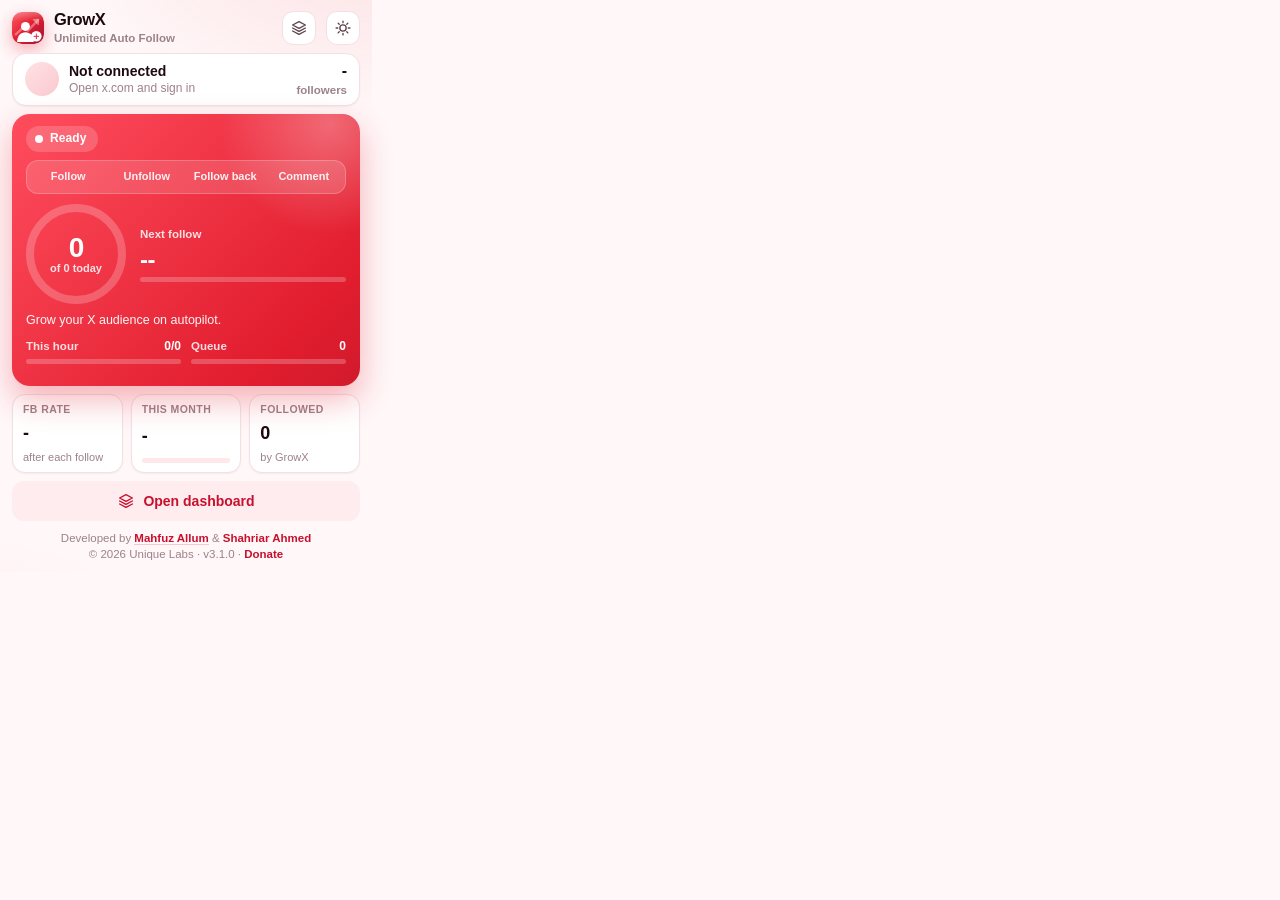
<file: growx/popup.html>
<!DOCTYPE html>
<html lang="en">
<head>
  <meta charset="utf-8">
  <meta name="viewport" content="width=device-width, initial-scale=1">
  <title>GrowX</title>
  <script src="ui/theme.js"></script>
  <link rel="stylesheet" href="ui/base.css">
  <link rel="stylesheet" href="popup.css">
</head>
<body>
  <div class="pop">
    <header class="top">
      <img src="ui/logo.svg" class="logo" alt="">
      <div class="brand"><b>GrowX</b><small>Unlimited Auto Follow</small></div>
      <button class="icon-btn" id="openDash" title="Open dashboard" data-icon="layers"></button>
      <button class="icon-btn" data-theme-toggle></button>
    </header>

    <section class="acct" id="acct">
      <span class="avatar" id="acAvatar"></span>
      <div class="ac-who"><b id="acName">Not connected</b><small id="acHandle">Open x.com and sign in</small></div>
      <div class="ac-stat"><b class="num" id="acFollowers">-</b><small id="acDelta">followers</small></div>
    </section>

    <section class="hero" id="hero">
      <div class="hero-glow" aria-hidden="true"></div>
      <div class="hero-top">
        <span class="pill" id="pill"><span class="dot"></span><span id="pillText">Ready</span></span>
        <span class="hero-mode" id="mode"></span>
      </div>
      <div class="pop-modes" id="popModes" role="group" aria-label="Mode">
        <button type="button" data-pmode="follow">Follow</button>
        <button type="button" data-pmode="unfollow">Unfollow</button>
        <button type="button" data-pmode="followback">Follow back</button>
        <button type="button" data-pmode="comment">Comment</button>
      </div>
      <div class="hero-main">
        <div class="ring-wrap" id="ringWrap">
          <div class="ring-center"><b class="num" id="today">0</b><small id="todayOf">of 0 today</small></div>
        </div>
        <div class="hero-side">
          <small id="nextLabel">Next follow</small>
          <b class="num" id="nextTime">--</b>
          <div class="bar thin" id="nextBar"><i></i></div>
          <div class="target" id="target" hidden>
            <span class="avatar" id="tgAvatar"></span>
            <div><b id="tgHandle"></b><small id="tgMeta"></small></div>
          </div>
        </div>
      </div>
      <p class="hero-msg" id="msg">Grow your X audience on autopilot.</p>
      <div class="meters">
        <div class="meter"><span>This hour</span><b class="num" id="hourTxt">0/0</b><div class="bar thin"><i id="hourBar"></i></div></div>
        <div class="meter"><span>Queue</span><b class="num" id="queueTxt">0</b><div class="bar thin"><i id="queueBar"></i></div></div>
      </div>
      <div class="ctl" id="ctl"></div>
    </section>

    <section class="setup card" id="setup" hidden>
      <div class="setup-head"><span class="setup-ic" data-icon="target"></span><div><b id="setupTitle">Add a source profile</b><small id="setupSub">GrowX follows the newest, most active followers of profiles in your niche.</small></div></div>
      <form class="setup-form" id="srcForm">
        <input class="input" id="srcInput" placeholder="@username, e.g. a creator in your niche" autocomplete="off" spellcheck="false">
        <button class="btn btn-primary" type="submit" data-icon="plus"><span>Add</span></button>
      </form>
      <button class="btn btn-primary btn-block" id="signIn" hidden data-icon="external"><span>Open x.com to sign in</span></button>
    </section>

    <section class="tiles" id="tiles">
      <div class="tile"><small id="tRateL">FB rate</small><b class="num" id="tRate">-</b><span id="tRateSub">after each follow</span></div>
      <div class="tile"><small>This month</small><b class="num" id="tMonth">-</b><div class="bar thin"><i id="tMonthBar"></i></div></div>
      <div class="tile"><small id="tTotalL">Followed</small><b class="num" id="tTotal">0</b><span id="tTotalSub">by GrowX</span></div>
    </section>

    <div class="actions">
      <button class="btn btn-soft btn-block" id="dash" data-icon="layers"><span>Open dashboard</span></button>
      <button class="btn btn-soft btn-block" id="openCmt" data-icon="chat" hidden><span>Open Comment</span></button>
    </div>
    <footer class="foot">
      <div>Developed by <a class="dev-main" href="https://t.me/mahfuzxallum" target="_blank" rel="noopener" title="Telegram @mahfuzxallum">Mahfuz Allum</a> &amp; <a href="https://t.me/igfrostt" target="_blank" rel="noopener" title="Telegram @igfrostt">Shahriar Ahmed</a></div>
      <div>&copy; 2026 Unique Labs &middot; <span id="ver">v3.1.0</span> &middot; <a href="#" id="donate">Donate</a></div>
    </footer>
  </div>
  <script src="shared/config.js"></script>
  <script src="shared/cmt.js"></script>
  <script src="ui/common.js"></script>
  <script src="popup.js"></script>
</body>
</html>
</file>
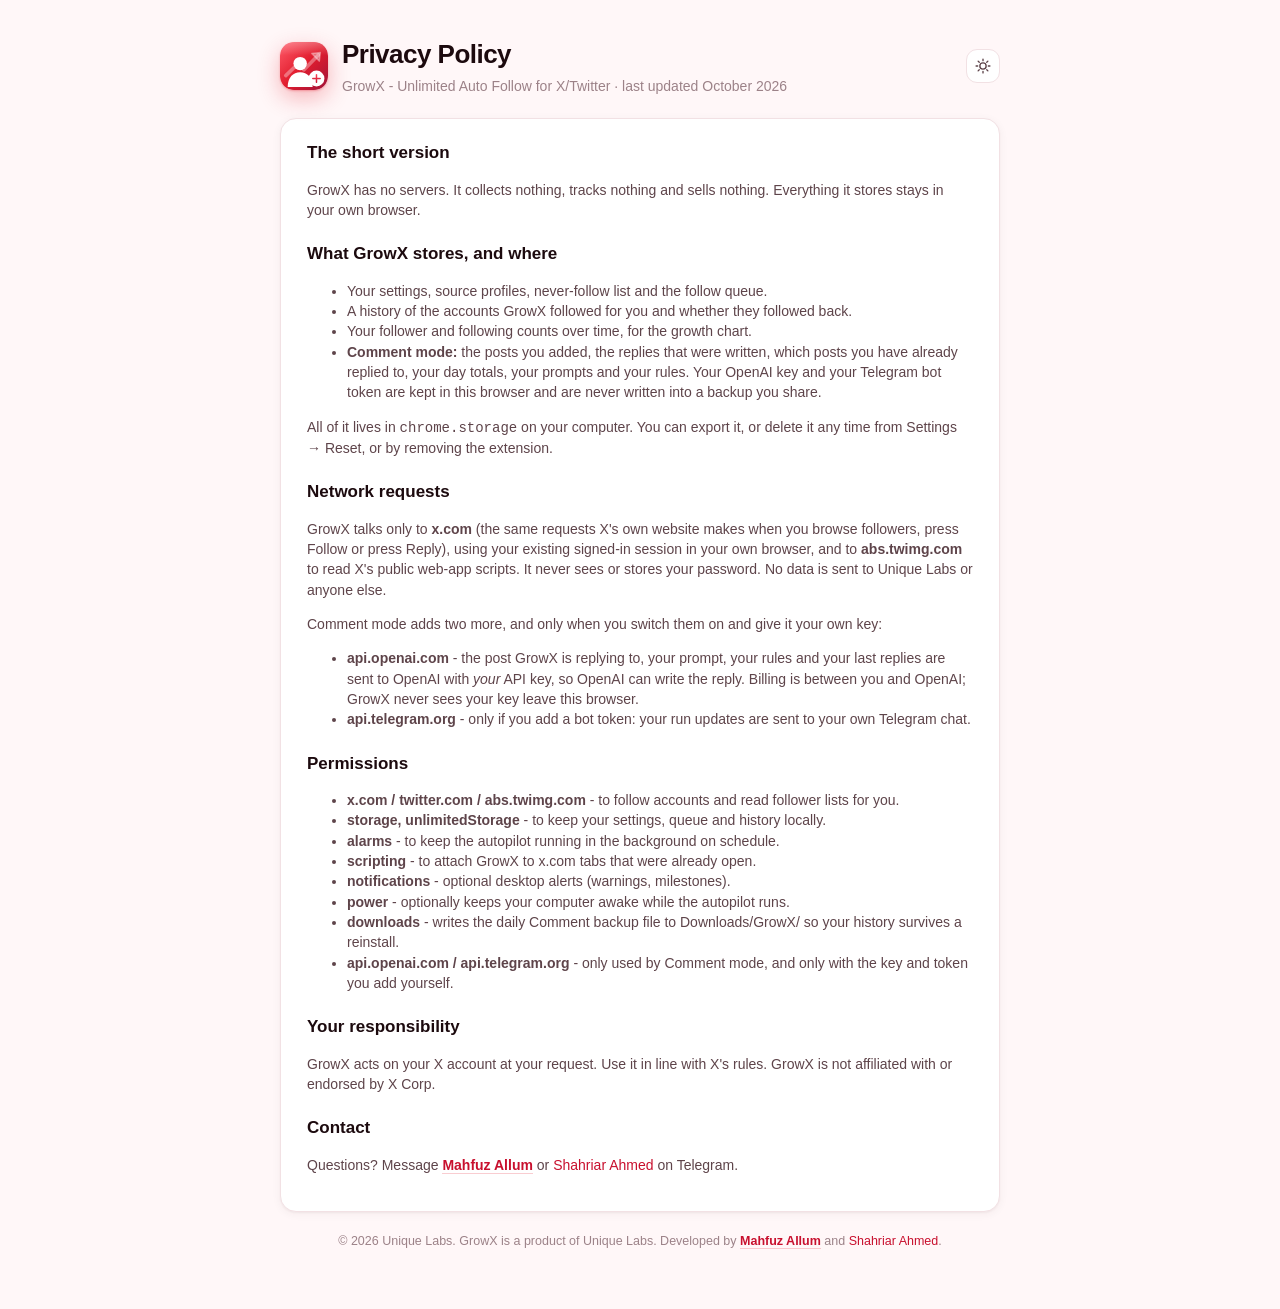
<file: growx/privacy.html>
<!DOCTYPE html>
<html lang="en">
<head>
  <meta charset="utf-8">
  <meta name="viewport" content="width=device-width, initial-scale=1">
  <title>Privacy Policy · GrowX</title>
  <link rel="icon" href="ui/logo.svg" type="image/svg+xml">
  <script src="ui/theme.js"></script>
  <link rel="stylesheet" href="ui/base.css">
  <style>
    body { background: var(--bg); }
    .doc { max-width: 760px; margin: 0 auto; padding: 36px 20px 60px; }
    .doc header { display: flex; align-items: center; gap: 14px; margin-bottom: 22px; }
    .doc header img { width: 48px; height: 48px; border-radius: 14px; box-shadow: var(--shadow-accent); }
    .doc header h1 { margin: 0; font-size: 26px; letter-spacing: -.02em; }
    .doc header p { margin: 2px 0 0; color: var(--muted); }
    .doc header .icon-btn { margin-left: auto; }
    .doc .card { padding: 22px 26px; }
    .doc h2 { font-size: 17px; margin: 22px 0 6px; }
    .doc h2:first-child { margin-top: 0; }
    .doc p, .doc li { color: var(--text-2); }
    .doc footer { text-align: center; color: var(--muted); font-size: 12.5px; margin-top: 20px; }
  </style>
</head>
<body>
  <div class="doc">
    <header>
      <img src="ui/logo.svg" alt="">
      <div><h1>Privacy Policy</h1><p>GrowX - Unlimited Auto Follow for X/Twitter · last updated October 2026</p></div>
      <button class="icon-btn" data-theme-toggle></button>
    </header>
    <div class="card">
      <h2>The short version</h2>
      <p>GrowX has no servers. It collects nothing, tracks nothing and sells nothing. Everything it stores stays in your own browser.</p>

      <h2>What GrowX stores, and where</h2>
      <ul>
        <li>Your settings, source profiles, never-follow list and the follow queue.</li>
        <li>A history of the accounts GrowX followed for you and whether they followed back.</li>
        <li>Your follower and following counts over time, for the growth chart.</li>
        <li><b>Comment mode:</b> the posts you added, the replies that were written, which posts you have already replied to, your day totals, your prompts and your rules. Your OpenAI key and your Telegram bot token are kept in this browser and are never written into a backup you share.</li>
      </ul>
      <p>All of it lives in <code>chrome.storage</code> on your computer. You can export it, or delete it any time from Settings &rarr; Reset, or by removing the extension.</p>

      <h2>Network requests</h2>
      <p>GrowX talks only to <b>x.com</b> (the same requests X's own website makes when you browse followers, press Follow or press Reply), using your existing signed-in session in your own browser, and to <b>abs.twimg.com</b> to read X's public web-app scripts. It never sees or stores your password. No data is sent to Unique Labs or anyone else.</p>
      <p>Comment mode adds two more, and only when you switch them on and give it your own key:</p>
      <ul>
        <li><b>api.openai.com</b> - the post GrowX is replying to, your prompt, your rules and your last replies are sent to OpenAI with <em>your</em> API key, so OpenAI can write the reply. Billing is between you and OpenAI; GrowX never sees your key leave this browser.</li>
        <li><b>api.telegram.org</b> - only if you add a bot token: your run updates are sent to your own Telegram chat.</li>
      </ul>

      <h2>Permissions</h2>
      <ul>
        <li><b>x.com / twitter.com / abs.twimg.com</b> - to follow accounts and read follower lists for you.</li>
        <li><b>storage, unlimitedStorage</b> - to keep your settings, queue and history locally.</li>
        <li><b>alarms</b> - to keep the autopilot running in the background on schedule.</li>
        <li><b>scripting</b> - to attach GrowX to x.com tabs that were already open.</li>
        <li><b>notifications</b> - optional desktop alerts (warnings, milestones).</li>
        <li><b>power</b> - optionally keeps your computer awake while the autopilot runs.</li>
        <li><b>downloads</b> - writes the daily Comment backup file to Downloads/GrowX/ so your history survives a reinstall.</li>
        <li><b>api.openai.com / api.telegram.org</b> - only used by Comment mode, and only with the key and token you add yourself.</li>
      </ul>

      <h2>Your responsibility</h2>
      <p>GrowX acts on your X account at your request. Use it in line with X's rules. GrowX is not affiliated with or endorsed by X Corp.</p>

      <h2>Contact</h2>
      <p>Questions? Message <a class="dev-main" href="https://t.me/mahfuzxallum" target="_blank" rel="noopener" title="Telegram @mahfuzxallum">Mahfuz Allum</a> or <a href="https://t.me/igfrostt" target="_blank" rel="noopener" title="Telegram @igfrostt">Shahriar Ahmed</a> on Telegram.</p>
    </div>
    <footer>&copy; 2026 Unique Labs. GrowX is a product of Unique Labs. Developed by <a class="dev-main" href="https://t.me/mahfuzxallum" target="_blank" rel="noopener" title="Telegram @mahfuzxallum">Mahfuz Allum</a> and <a href="https://t.me/igfrostt" target="_blank" rel="noopener" title="Telegram @igfrostt">Shahriar Ahmed</a>.</footer>
  </div>
  <script src="ui/common.js"></script>
  <script src="privacy.js"></script>
</body>
</html>
</file>
<file: growx/ui/base.css>
/* GrowX - design system (red & white, light + dark). */

:root {
  --bg: #FFF7F8;
  --bg-glow-1: rgba(225, 29, 46, .09);
  --bg-glow-2: rgba(255, 90, 104, .08);
  --surface: #FFFFFF;
  --surface-glass: rgba(255, 255, 255, .8);
  --surface-2: #FFF3F4;
  --surface-3: #FFE8EA;
  --hover: #FFF5F6;
  --border: #F2E1E4;
  --border-strong: #E6C9CE;

  --text: #1C0A0E;
  --text-2: #5E444A;
  --muted: #9C8288;

  --accent: #E11D2E;
  --accent-2: #FF4757;
  --accent-deep: #9F1239;
  --accent-hover: #C8102E;
  --accent-soft: #FFECEE;
  --accent-soft-hover: #FFDFE2;
  --accent-ring: rgba(225, 29, 46, .22);
  --accent-text: #C8102E;
  --grad: linear-gradient(135deg, #FF5A68 0%, #E11D2E 52%, #A3122C 100%);
  --grad-soft: linear-gradient(135deg, rgba(255, 90, 104, .13), rgba(163, 18, 44, .10));
  --grad-hero: linear-gradient(135deg, #FF4D5E 0%, #E11D2E 45%, #8E0F28 100%);

  --success: #0E9F55;
 
  --success-text: #0B7A42;
  --warn: #C27803;
  --warn-soft: #FFF5DF;
  --warn-text: #8A5300;
  --danger: #B91C1C;
  --danger-soft: #FEECEC;
  --danger-text: #A11414;
  --violet: #7C3AED;
  --violet-soft: #F3EEFF;
  --violet-text: #6029C9;
  --info: #2563EB;
  --info-soft: #EBF2FF;

  --ink: #1C0A0E;
  --on-ink: #FFFFFF;
  --on-ink-2: #E7CDD2;
  --scrim: rgba(28, 10, 14, .42);
  --avatar-bg: linear-gradient(135deg, #FFE1E4, #F9C9CF);
  --avatar-fg: #B3122B;

  --radius-sm: 8px;
  --radius: 12px;
  --radius-lg: 16px;
  --radius-xl: 22px;

  --shadow-xs: 0 1px 2px rgba(60, 10, 20, .05);
  --shadow-sm: 0 1px 2px rgba(60, 10, 20, .04), 0 2px 10px rgba(60, 10, 20, .05);
  --shadow: 0 1px 3px rgba(60, 10, 20, .05), 0 10px 30px rgba(60, 10, 20, .08);
  --shadow-lg: 0 22px 54px rgba(60, 10, 20, .2);
  --shadow-accent: 0 1px 2px rgba(225, 29, 46, .3), 0 8px 22px rgba(225, 29, 46, .3);

  --font: "Inter", ui-sans-serif, -apple-system, BlinkMacSystemFont, "Segoe UI Variable", "Segoe UI", Roboto, "Helvetica Neue", Arial, sans-serif;
  --mono: ui-monospace, "SF Mono", "Cascadia Code", Menlo, Consolas, monospace;
  --ease: cubic-bezier(.2, .8, .2, 1);
  --ease-spring: cubic-bezier(.34, 1.45, .64, 1);
  color-scheme: light;
}

:root[data-theme="dark"] {
  --bg: #0C0608;
  --bg-glow-1: rgba(255, 59, 78, .14);
  --bg-glow-2: rgba(163, 18, 44, .16);
  --surface: #150B0E;
  --surface-glass: rgba(21, 11, 14, .8);
  --surface-2: #1C0F13;
  --surface-3: #27141A;
  --hover: #1B0E12;
  --border: #2E1820;
  --border-strong: #44242E;

  --text: #FBEFF1;
  --text-2: #CEB4B9;
  --muted: #8F7379;

  --accent: #FF3B4E;
  --accent-2: #FF6B78;
  --accent-deep: #B3122B;
  --accent-hover: #FF5566;
  --accent-soft: rgba(255, 59, 78, .14);
  --accent-soft-hover: rgba(255, 59, 78, .22);
  --accent-ring: rgba(255, 59, 78, .32);
  --accent-text: #FF8A95;
  --grad: linear-gradient(135deg, #FF5A68 0%, #F0263A 52%, #B3122B 100%);
  --grad-soft: linear-gradient(135deg, rgba(255, 90, 104, .18), rgba(179, 18, 43, .16));
  --grad-hero: linear-gradient(135deg, #E8293B 0%, #B3122B 55%, #5E0A1B 100%);

  --success: #34D399;
  --success-soft: rgba(52, 211, 153, .12);
  --success-text: #5EE0AE;
  --warn: #FBBF24;
  --warn-soft: rgba(251, 191, 36, .12);
  --warn-text: #FCD06A;
  --danger: #F87171;
  --danger-soft: rgba(248, 113, 113, .13);
  --danger-text: #FCA5A5;
  --violet: #A78BFA;
  --violet-soft: rgba(167, 139, 250, .14);
  --violet-text: #C4B5FD;
  --info: #60A5FA;
  --info-soft: rgba(96, 165, 250, .13);

  --ink: #2A1419;
  --on-ink: #FFF3F4;
  --on-ink-2: #D8B9BF;
  --scrim: rgba(0, 0, 0, .6);
  --avatar-bg: linear-gradient(135deg, #3A1A22, #4A2029);
  --avatar-fg: #FF8A95;

  --shadow-xs: 0 1px 2px rgba(0, 0, 0, .4);
  --shadow-sm: 0 1px 2px rgba(0, 0, 0, .35), 0 2px 10px rgba(0, 0, 0, .25);
  --shadow: 0 1px 3px rgba(0, 0, 0, .4), 0 12px 32px rgba(0, 0, 0, .38);
  --shadow-lg: 0 24px 60px rgba(0, 0, 0, .6);
  --shadow-accent: 0 1px 2px rgba(0, 0, 0, .4), 0 8px 24px rgba(240, 38, 58, .36);
  color-scheme: dark;
}

/* ---------- three mode themes ----------
   Follow = red (the default look) · Unfollow = violet · Follow back = green.
   A card/page opts in with .th-unf / .th-bk; the dashboard body also gets m-unf / m-bk for the home page. */
.th-fl {
  --accent: #E11D2E; --accent-2: #FF4757; --accent-deep: #9F1239; --accent-hover: #C8102E;
  --accent-soft: #FFECEE; --accent-soft-hover: #FFDFE2; --accent-ring: rgba(225, 29, 46, .22); --accent-text: #C8102E;
  --grad: linear-gradient(135deg, #FF5A68 0%, #E11D2E 52%, #A3122C 100%);
  --grad-soft: linear-gradient(135deg, rgba(255, 90, 104, .13), rgba(163, 18, 44, .10));
  --grad-hero: linear-gradient(135deg, #FF4D5E 0%, #E11D2E 45%, #8E0F28 100%);
  --shadow-accent: 0 1px 2px rgba(225, 29, 46, .3), 0 8px 22px rgba(225, 29, 46, .3);
  --avatar-bg: linear-gradient(135deg, #FFE1E4, #F9C9CF); --avatar-fg: #B3122B;
  --surface-2: #FFF3F4; --surface-3: #FFE8EA; --hover: #FFF5F6; --border: #F2E1E4; --border-strong: #E6C9CE;
  --text-2: #5E444A; --muted: #9C8288;
  --shadow-xs: 0 1px 2px rgba(60, 10, 20, .05);
  --shadow-sm: 0 1px 2px rgba(60, 10, 20, .04), 0 2px 10px rgba(60, 10, 20, .05);
  --shadow: 0 1px 3px rgba(60, 10, 20, .05), 0 10px 30px rgba(60, 10, 20, .08);
  --shadow-lg: 0 22px 54px rgba(60, 10, 20, .2);
}
:root[data-theme="dark"] .th-fl {
  --accent: #FF3B4E; --accent-2: #FF6B78; --accent-deep: #B3122B; --accent-hover: #FF5566;
  --accent-soft: rgba(255, 59, 78, .14); --accent-soft-hover: rgba(255, 59, 78, .22); --accent-ring: rgba(255, 59, 78, .32); --accent-text: #FF8A95;
  --grad: linear-gradient(135deg, #FF5A68 0%, #F0263A 52%, #B3122B 100%);
  --grad-soft: linear-gradient(135deg, rgba(255, 90, 104, .18), rgba(179, 18, 43, .16));
  --grad-hero: linear-gradient(135deg, #E8293B 0%, #B3122B 55%, #5E0A1B 100%);
  --shadow-accent: 0 1px 2px rgba(0, 0, 0, .4), 0 8px 24px rgba(240, 38, 58, .36);
  --avatar-bg: linear-gradient(135deg, #3A1A22, #4A2029); --avatar-fg: #FF8A95;
  --surface: #150B0E; --surface-2: #1C0F13; --surface-3: #27141A; --hover: #1B0E12; --border: #2E1820; --border-strong: #44242E;
  --text-2: #CEB4B9; --muted: #8F7379;
}
.th-unf, body.m-unf [data-page="overview"], body.m-unf #sideRun, [data-page="autopilot"].m-unf {
  --accent: #7C3AED; --accent-2: #8B5CF6; --accent-deep: #4C1D95; --accent-hover: #6D28D9;
  --accent-soft: #F1EAFE; --accent-soft-hover: #E4D7FD; --accent-ring: rgba(124, 58, 237, .22); --accent-text: #6D28D9;
  --grad: linear-gradient(135deg, #A78BFA 0%, #7C3AED 52%, #4C1D95 100%);
  --grad-soft: linear-gradient(135deg, rgba(167, 139, 250, .14), rgba(76, 29, 149, .10));
  --grad-hero: linear-gradient(135deg, #8B5CF6 0%, #6D28D9 45%, #2E1065 100%);
  --shadow-accent: 0 1px 2px rgba(124, 58, 237, .3), 0 8px 22px rgba(124, 58, 237, .3);
  --bg-glow-1: rgba(124, 58, 237, .10); --bg-glow-2: rgba(167, 139, 250, .09);
  --avatar-bg: linear-gradient(135deg, #EDE5FF, #D9C9FD); --avatar-fg: #5B21B6;
  --surface-2: #F8F5FF; --surface-3: #EFE8FD; --hover: #F7F3FF; --border: #E9E1F7; --border-strong: #D7CBF0;
  --text-2: #4D4366; --muted: #8B82A6;
  --shadow-xs: 0 1px 2px rgba(40, 14, 90, .05);
  --shadow-sm: 0 1px 2px rgba(40, 14, 90, .04), 0 2px 10px rgba(40, 14, 90, .05);
  --shadow: 0 1px 3px rgba(40, 14, 90, .05), 0 10px 30px rgba(40, 14, 90, .08);
  --shadow-lg: 0 22px 54px rgba(40, 14, 90, .2);
}
:root[data-theme="dark"] .th-unf, :root[data-theme="dark"] body.m-unf [data-page="overview"], :root[data-theme="dark"] body.m-unf #sideRun, :root[data-theme="dark"] [data-page="autopilot"].m-unf {
  --accent: #8B5CF6; --accent-2: #A78BFA; --accent-deep: #5B21B6; --accent-hover: #A78BFA;
  --accent-soft: rgba(139, 92, 246, .16); --accent-soft-hover: rgba(139, 92, 246, .26); --accent-ring: rgba(139, 92, 246, .34); --accent-text: #C4B5FD;
  --grad: linear-gradient(135deg, #A78BFA 0%, #7C3AED 52%, #4C1D95 100%);
  --grad-soft: linear-gradient(135deg, rgba(167, 139, 250, .18), rgba(76, 29, 149, .16));
  --grad-hero: linear-gradient(135deg, #7C3AED 0%, #5B21B6 50%, #1E0B4B 100%);
  --shadow-accent: 0 1px 2px rgba(0, 0, 0, .4), 0 8px 24px rgba(139, 92, 246, .34);
  --bg-glow-1: rgba(139, 92, 246, .16); --bg-glow-2: rgba(91, 33, 182, .18);
  --avatar-bg: linear-gradient(135deg, #2A1A4A, #35205E); --avatar-fg: #C4B5FD;
  --surface: #120D1F; --surface-2: #181127; --surface-3: #231A38; --hover: #171027; --border: #2B2143; --border-strong: #3D3060;
  --text-2: #C4B9DE; --muted: #8A7FA8;
}
.th-bk, body.m-bk [data-page="overview"], body.m-bk #sideRun, [data-page="autopilot"].m-bk {
  --accent: #088F6F; --accent-2: #15B58C; --accent-deep: #07503F; --accent-hover: #067A5F;
  --accent-soft: #E0F5EE; --accent-soft-hover: #C7EBDF; --accent-ring: rgba(8, 143, 111, .24); --accent-text: #067A5F;
  --grad: linear-gradient(135deg, #2FCBA2 0%, #088F6F 52%, #07503F 100%);
  --grad-soft: linear-gradient(135deg, rgba(47, 203, 162, .14), rgba(7, 80, 63, .10));
  --grad-hero: linear-gradient(135deg, #12A885 0%, #067A5F 45%, #033428 100%);
  --shadow-accent: 0 1px 2px rgba(8, 143, 111, .3), 0 8px 22px rgba(8, 143, 111, .3);
  --bg-glow-1: rgba(8, 143, 111, .10); --bg-glow-2: rgba(47, 203, 162, .09);
  --avatar-bg: linear-gradient(135deg, #DDF5EC, #BFEBDC); --avatar-fg: #05604B;
  --surface-2: #F2FAF7; --surface-3: #E3F4EE; --hover: #F1FAF6; --border: #DAEDE6; --border-strong: #BFDDD1;
  --text-2: #3D5A51; --muted: #7E9A91;
  --shadow-xs: 0 1px 2px rgba(6, 50, 40, .05);
  --shadow-sm: 0 1px 2px rgba(6, 50, 40, .04), 0 2px 10px rgba(6, 50, 40, .05);
  --shadow: 0 1px 3px rgba(6, 50, 40, .05), 0 10px 30px rgba(6, 50, 40, .08);
  --shadow-lg: 0 22px 54px rgba(6, 50, 40, .2);
}
:root[data-theme="dark"] .th-bk, :root[data-theme="dark"] body.m-bk [data-page="overview"], :root[data-theme="dark"] body.m-bk #sideRun, :root[data-theme="dark"] [data-page="autopilot"].m-bk {
  --accent: #1FC59B; --accent-2: #4ADBB5; --accent-deep: #0A5E49; --accent-hover: #4ADBB5;
  --accent-soft: rgba(31, 197, 155, .14); --accent-soft-hover: rgba(31, 197, 155, .24); --accent-ring: rgba(31, 197, 155, .34); --accent-text: #5CE3C0;
  --grad: linear-gradient(135deg, #4ADBB5 0%, #12A885 52%, #0A5E49 100%);
  --grad-soft: linear-gradient(135deg, rgba(74, 219, 181, .18), rgba(10, 94, 73, .16));
  --grad-hero: linear-gradient(135deg, #0E9473 0%, #08634F 55%, #03241C 100%);
  --shadow-accent: 0 1px 2px rgba(0, 0, 0, .4), 0 8px 24px rgba(31, 197, 155, .28);
  --bg-glow-1: rgba(31, 197, 155, .14); --bg-glow-2: rgba(10, 94, 73, .18);
  --avatar-bg: linear-gradient(135deg, #123A31, #174A3E); --avatar-fg: #5CE3C0;
  --surface: #0E1714; --surface-2: #121F1B; --surface-3: #1A2D27; --hover: #101C18; --border: #1E3029; --border-strong: #2B4A40;
  --text-2: #B4D2C8; --muted: #6F9387;
}

.th-cmt, body.m-cmt [data-page="overview"], body.m-cmt #sideRun, [data-page="autopilot"].m-cmt {
  --accent: #1D4ED8; --accent-2: #3B82F6; --accent-deep: #1E3A8A; --accent-hover: #1E40AF;
  --accent-soft: #EBF2FF; --accent-soft-hover: #DBE7FE; --accent-ring: rgba(29, 78, 216, .22); --accent-text: #1E40AF;
  --grad: linear-gradient(135deg, #60A5FA 0%, #1D4ED8 52%, #1E3A8A 100%);
  --grad-soft: linear-gradient(135deg, rgba(96, 165, 250, .14), rgba(30, 58, 138, .10));
  --grad-hero: linear-gradient(135deg, #3B82F6 0%, #1D4ED8 45%, #172554 100%);
  --shadow-accent: 0 1px 2px rgba(29, 78, 216, .3), 0 8px 22px rgba(29, 78, 216, .3);
  --bg-glow-1: rgba(29, 78, 216, .10); --bg-glow-2: rgba(96, 165, 250, .09);
  --avatar-bg: linear-gradient(135deg, #E3EDFF, #C9DAFB); --avatar-fg: #1E3A8A;
  --surface-2: #F5F8FF; --surface-3: #E9F0FE; --hover: #F4F8FF; --border: #E1E9F8; --border-strong: #C9DAFB;
  --text-2: #42506B; --muted: #808CA6;
  --shadow-xs: 0 1px 2px rgba(14, 30, 80, .05);
  --shadow-sm: 0 1px 2px rgba(14, 30, 80, .04), 0 2px 10px rgba(14, 30, 80, .05);
  --shadow: 0 1px 3px rgba(14, 30, 80, .05), 0 10px 30px rgba(14, 30, 80, .08);
  --shadow-lg: 0 22px 54px rgba(14, 30, 80, .2);
}
:root[data-theme="dark"] .th-cmt, :root[data-theme="dark"] body.m-cmt [data-page="overview"],
:root[data-theme="dark"] body.m-cmt #sideRun, :root[data-theme="dark"] [data-page="autopilot"].m-cmt {
  --accent: #60A5FA; --accent-2: #93C5FD; --accent-deep: #1E40AF; --accent-hover: #93C5FD;
  --accent-soft: rgba(96, 165, 250, .16); --accent-soft-hover: rgba(96, 165, 250, .26); --accent-ring: rgba(96, 165, 250, .34); --accent-text: #BFDBFE;
  --grad: linear-gradient(135deg, #93C5FD 0%, #3B82F6 52%, #1E3A8A 100%);
  --grad-soft: linear-gradient(135deg, rgba(147, 197, 253, .18), rgba(30, 58, 138, .16));
  --grad-hero: linear-gradient(135deg, #2563EB 0%, #1E3A8A 50%, #0B1736 100%);
  --shadow-accent: 0 1px 2px rgba(0, 0, 0, .4), 0 8px 24px rgba(96, 165, 250, .3);
  --bg-glow-1: rgba(96, 165, 250, .16); --bg-glow-2: rgba(30, 58, 138, .18);
  --avatar-bg: linear-gradient(135deg, #12213F, #16294F); --avatar-fg: #BFDBFE;
  --surface: #0C1120; --surface-2: #111728; --surface-3: #18203A; --hover: #101728; --border: #212B45; --border-strong: #2F3B5E;
  --text-2: #B6C4DF; --muted: #7C89A6;
}
.main:has(> .th-cmt.on), body.m-cmt .main:has(> [data-page="overview"].on), .main:has(> [data-page="autopilot"].m-cmt.on) {
  --bg-glow-1: rgba(29, 78, 216, .10); --bg-glow-2: rgba(96, 165, 250, .09); background-color: #F7F9FF;
}
:root[data-theme="dark"] .main:has(> .th-cmt.on), :root[data-theme="dark"] body.m-cmt .main:has(> [data-page="overview"].on),
:root[data-theme="dark"] .main:has(> [data-page="autopilot"].m-cmt.on) {
  --bg-glow-1: rgba(96, 165, 250, .16); --bg-glow-2: rgba(30, 58, 138, .18); background-color: #070B16;
}

/* The page backdrop (glow behind the cards) follows the page's theme. Needs :has() (Chrome 105+); older Chrome keeps the red glow. */
.main:has(> .th-unf.on), body.m-unf .main:has(> [data-page="overview"].on), .main:has(> [data-page="autopilot"].m-unf.on) {
  --bg-glow-1: rgba(124, 58, 237, .10); --bg-glow-2: rgba(167, 139, 250, .09); background-color: #FAF8FF;
}
.main:has(> .th-bk.on), body.m-bk .main:has(> [data-page="overview"].on), .main:has(> [data-page="autopilot"].m-bk.on) {
  --bg-glow-1: rgba(8, 143, 111, .10); --bg-glow-2: rgba(47, 203, 162, .09); background-color: #F6FBF9;
}
:root[data-theme="dark"] .main:has(> .th-unf.on), :root[data-theme="dark"] body.m-unf .main:has(> [data-page="overview"].on), :root[data-theme="dark"] .main:has(> [data-page="autopilot"].m-unf.on) {
  --bg-glow-1: rgba(139, 92, 246, .16); --bg-glow-2: rgba(91, 33, 182, .18); background-color: #0B0814;
}
:root[data-theme="dark"] .main:has(> .th-bk.on), :root[data-theme="dark"] body.m-bk .main:has(> [data-page="overview"].on), :root[data-theme="dark"] .main:has(> [data-page="autopilot"].m-bk.on) {
  --bg-glow-1: rgba(31, 197, 155, .14); --bg-glow-2: rgba(10, 94, 73, .18); background-color: #060E0B;
}

*, *::before, *::after { box-sizing: border-box; }
html, body { margin: 0; padding: 0; }
body {
  font-family: var(--font);
  font-size: 14px;
  line-height: 1.45;
  color: var(--text);
  background: var(--surface);
  -webkit-font-smoothing: antialiased;
  font-feature-settings: "cv11", "ss01";
  transition: background-color .3s var(--ease), color .3s var(--ease);
}
button, input, select, textarea { font: inherit; color: inherit; }
a { color: var(--accent-text); text-decoration: none; }
a:hover { text-decoration: underline; }
[hidden] { display: none !important; }
.num { font-variant-numeric: tabular-nums; }
::selection { background: var(--accent-soft-hover); }
* { scrollbar-width: thin; scrollbar-color: var(--border-strong) transparent; }
.ic { width: 18px; height: 18px; flex: none; }

/* ---------- buttons ---------- */
.btn {
  appearance: none; position: relative; overflow: hidden;
  display: inline-flex; align-items: center; justify-content: center; gap: 8px;
  height: 40px; padding: 0 16px;
  border-radius: var(--radius);
  border: 1px solid var(--border);
  background: var(--surface);
  color: var(--text);
  font-weight: 650; font-size: 14px; text-decoration: none;
  cursor: pointer;
  transition: background .18s var(--ease), border-color .18s var(--ease), box-shadow .18s var(--ease), transform .12s var(--ease), color .18s var(--ease), filter .18s var(--ease);
  white-space: nowrap;
  user-select: none;
}
.btn:hover { background: var(--hover); border-color: var(--border-strong); text-decoration: none; }
.btn:active { transform: scale(.975); }
.btn:focus-visible { outline: none; box-shadow: 0 0 0 4px var(--accent-ring); }
.btn:disabled { opacity: .45; cursor: not-allowed; transform: none; filter: saturate(.6); }

.btn-primary {
  background: var(--grad); background-size: 140% 140%; border-color: transparent; color: #fff;
  box-shadow: var(--shadow-accent);
}
.btn-primary::before {
  content: ""; position: absolute; top: 0; bottom: 0; left: -60%; width: 45%;
  background: linear-gradient(100deg, transparent, rgba(255, 255, 255, .38), transparent);
  transform: skewX(-18deg); pointer-events: none;
}
.btn-primary::after {
  content: ""; position: absolute; inset: 0; border-radius: inherit;
  background: linear-gradient(180deg, rgba(255, 255, 255, .22), rgba(255, 255, 255, 0) 55%);
  pointer-events: none;
}
.btn-primary:hover { background: var(--grad); background-size: 140% 140%; background-position: 100% 0; border-color: transparent; filter: brightness(1.06) saturate(1.05); }
.btn-primary:hover::before { animation: sweep .85s var(--ease); }
.btn-soft { background: var(--accent-soft); border-color: transparent; color: var(--accent-text); }
.btn-soft:hover { background: var(--accent-soft-hover); border-color: transparent; }
.btn-ghost { background: transparent; border-color: transparent; color: var(--text-2); }
.btn-ghost:hover { background: var(--surface-2); border-color: transparent; color: var(--text); }
.btn-dark { background: var(--ink); border-color: transparent; color: var(--on-ink); }
.btn-dark:hover { background: var(--ink); filter: brightness(1.2); border-color: transparent; }
.btn-danger-soft { background: var(--danger-soft); border-color: transparent; color: var(--danger-text); }
.btn-danger-soft:hover { background: var(--danger-soft); filter: brightness(.97); border-color: transparent; }
.btn-lg { height: 50px; font-size: 15px; border-radius: 14px; padding: 0 20px; }
.btn-sm { height: 32px; padding: 0 12px; font-size: 13px; border-radius: 10px; }
.btn-xs { height: 28px; padding: 0 10px; font-size: 12px; border-radius: 9px; gap: 6px; }
.btn-xs .ic { width: 15px; height: 15px; }
.btn-block { width: 100%; }

.icon-btn {
  appearance: none; border: 1px solid var(--border); background: var(--surface);
  width: 34px; height: 34px; border-radius: 11px; display: inline-grid; place-items: center;
  color: var(--text-2); cursor: pointer; flex: none; position: relative;
  transition: all .2s var(--ease);
}
.icon-btn:hover { color: var(--accent-text); background: var(--hover); border-color: var(--border-strong); }
.icon-btn:active { transform: scale(.94); }
.icon-btn:focus-visible { outline: none; box-shadow: 0 0 0 4px var(--accent-ring); }

.theme-btn .ic { transition: transform .45s var(--ease-spring), opacity .25s var(--ease); }
.theme-btn .ic-moon { position: absolute; opacity: 0; transform: rotate(-90deg) scale(.6); }
:root[data-theme="dark"] .theme-btn .ic-sun { opacity: 0; transform: rotate(90deg) scale(.6); }
:root[data-theme="dark"] .theme-btn .ic-moon { opacity: 1; transform: none; }

/* ---------- surfaces ---------- */
.card {
  background: var(--surface); border: 1px solid var(--border); border-radius: var(--radius-lg);
  box-shadow: var(--shadow-sm);
  transition: border-color .2s var(--ease), box-shadow .25s var(--ease), transform .25s var(--ease), background .3s var(--ease);
}
.card.lift:hover { transform: translateY(-2px); box-shadow: var(--shadow); border-color: var(--border-strong); }
.muted { color: var(--muted); }
.text-2 { color: var(--text-2); }
.hint { color: var(--muted); font-size: 12.5px; }
.kbd { font-family: var(--mono); font-size: 11.5px; background: var(--surface-2); border: 1px solid var(--border); border-bottom-width: 2px; border-radius: 6px; padding: 1px 6px; }

/* ---------- status pill ---------- */
.pill {
  display: inline-flex; align-items: center; gap: 7px; height: 26px; padding: 0 11px 0 9px;
  border-radius: 999px; font-size: 12px; font-weight: 700; letter-spacing: .01em;
  background: var(--surface-2); color: var(--text-2); white-space: nowrap;
}
.pill .dot { width: 8px; height: 8px; border-radius: 50%; background: currentColor; position: relative; flex: none; }
.pill.run { background: var(--accent-soft); color: var(--accent-text); }
.pill.run .dot::after { content: ""; position: absolute; inset: -4px; border-radius: 50%; border: 2px solid currentColor; opacity: 0; animation: ping 1.6s var(--ease) infinite; }
.pill.rest { background: var(--warn-soft); color: var(--warn-text); }
.pill.sleep { background: var(--violet-soft); color: var(--violet-text); }
.pill.paused { background: var(--surface-3); color: var(--text-2); }
.pill.halt { background: var(--danger-soft); color: var(--danger-text); }
.pill.task { background: var(--info-soft); color: var(--info); }
.pill.task .dot { animation: blink 1s steps(2) infinite; }
.pill.idle { background: var(--success-soft); color: var(--success-text); }

.chip {
  display: inline-flex; align-items: center; gap: 5px; height: 22px; padding: 0 8px; border-radius: 7px;
  font-size: 11.5px; font-weight: 650; background: var(--surface-2); color: var(--text-2); white-space: nowrap;
}
.chip.red { background: var(--accent-soft); color: var(--accent-text); }
.chip.green { background: var(--success-soft); color: var(--success-text); }
.chip.amber { background: var(--warn-soft); color: var(--warn-text); }
.chip.violet { background: var(--violet-soft); color: var(--violet-text); }
.chip.gray { background: var(--surface-3); color: var(--muted); }
.chip .ic { width: 13px; height: 13px; }

.score {
  display: inline-grid; place-items: center; min-width: 38px; height: 24px; padding: 0 7px; border-radius: 8px;
  font-weight: 800; font-size: 12px; font-variant-numeric: tabular-nums;
}
.score.s-hi { background: var(--success-soft); color: var(--success-text); }
.score.s-mid { background: var(--accent-soft); color: var(--accent-text); }
.score.s-lo { background: var(--warn-soft); color: var(--warn-text); }
.score.s-na { background: var(--surface-3); color: var(--muted); }

/* ---------- progress ---------- */
.bar { position: relative; height: 8px; border-radius: 99px; background: var(--surface-3); overflow: hidden; }
.bar > i { position: absolute; inset: 0 auto 0 0; width: 0; border-radius: inherit; background: var(--grad); transition: width .6s var(--ease); }
.bar.is-live > i::after {
  content: ""; position: absolute; inset: 0;
  background: repeating-linear-gradient(-45deg, rgba(255, 255, 255, .22) 0 8px, transparent 8px 16px);
  background-size: 22px 22px; animation: stripes 1s linear infinite;
}
.bar.thin { height: 5px; }
.bar.amber > i { background: linear-gradient(90deg, #F59E0B, #FBBF24); }
.bar.violet > i { background: linear-gradient(90deg, #7C3AED, #A78BFA); }
.bar.green > i { background: linear-gradient(90deg, #0E9F55, #34D399); }

.ring .ring-track { fill: none; stroke: var(--surface-3); }
.ring .ring-fill { fill: none; stroke: var(--accent); stroke-linecap: round; transition: stroke-dashoffset .9s var(--ease); }
.ring.white .ring-track { stroke: rgba(255, 255, 255, .22); }
.ring.white .ring-fill { stroke: #fff; }

/* ---------- avatar ---------- */
.avatar {
  display: inline-grid; place-items: center; width: 36px; height: 36px; border-radius: 50%;
  background: var(--avatar-bg); color: var(--avatar-fg); font-weight: 750; font-size: 14px; overflow: hidden; flex: none;
}
.avatar img { width: 100%; height: 100%; object-fit: cover; display: block; }

/* ---------- forms ---------- */
.input, .select, .textarea {
  width: 100%; height: 40px; padding: 0 12px; border-radius: 11px;
  border: 1px solid var(--border-strong); background: var(--surface); color: var(--text);
  transition: border-color .18s var(--ease), box-shadow .18s var(--ease);
}
.textarea { height: auto; min-height: 92px; padding: 10px 12px; resize: vertical; line-height: 1.5; }
.input:focus, .select:focus, .textarea:focus { outline: none; border-color: var(--accent); box-shadow: 0 0 0 4px var(--accent-ring); }
.input.num { text-align: right; }
.field { display: grid; gap: 6px; }
.field { align-content: start; }
.field > label, .field > .lbl { font-size: 12.5px; font-weight: 650; color: var(--text-2); }
.field .hint { margin-top: -2px; }
.with-unit { position: relative; }
.with-unit .input { padding-right: 46px; }
.with-unit span { position: absolute; right: 12px; top: 50%; transform: translateY(-50%); color: var(--muted); font-size: 12px; pointer-events: none; }

.switch { position: relative; display: inline-flex; align-items: center; gap: 10px; cursor: pointer; user-select: none; }
.switch input { position: absolute; opacity: 0; pointer-events: none; }
.switch .track { width: 42px; height: 24px; border-radius: 99px; background: var(--border-strong); position: relative; transition: background .25s var(--ease); flex: none; }
.switch .track::after { content: ""; position: absolute; top: 3px; left: 3px; width: 18px; height: 18px; border-radius: 50%; background: #fff; box-shadow: 0 1px 3px rgba(0, 0, 0, .25); transition: transform .3s var(--ease-spring); }
.switch input:checked + .track { background: var(--accent); }
.switch input:checked + .track::after { transform: translateX(18px); }
.switch input:focus-visible + .track { box-shadow: 0 0 0 4px var(--accent-ring); }

.range { -webkit-appearance: none; appearance: none; width: 100%; height: 6px; border-radius: 99px; background: var(--surface-3); outline: none; }
.range::-webkit-slider-thumb { -webkit-appearance: none; width: 20px; height: 20px; border-radius: 50%; background: #fff; border: 5px solid var(--accent); box-shadow: 0 2px 6px rgba(0, 0, 0, .2); cursor: pointer; transition: transform .15s var(--ease); }
.range::-webkit-slider-thumb:hover { transform: scale(1.12); }

.seg { display: inline-flex; padding: 3px; gap: 2px; border-radius: 12px; background: var(--surface-2); border: 1px solid var(--border); }
.seg button { appearance: none; border: 0; background: transparent; height: 30px; padding: 0 12px; border-radius: 9px; font-weight: 650; font-size: 12.5px; color: var(--text-2); cursor: pointer; transition: all .2s var(--ease); }
.seg button:hover { color: var(--text); }
.seg button.on { background: var(--surface); color: var(--accent-text); box-shadow: var(--shadow-xs); }

/* ---------- toast ---------- */
.toast-host { position: fixed; z-index: 9999; left: 50%; bottom: 22px; transform: translateX(-50%); display: grid; gap: 8px; pointer-events: none; width: max-content; max-width: calc(100vw - 32px); }
.toast {
  display: flex; align-items: center; gap: 10px; padding: 11px 16px; border-radius: 13px;
  background: var(--ink); color: var(--on-ink); box-shadow: var(--shadow-lg); font-weight: 600; font-size: 13.5px;
  animation: toastIn .35s var(--ease-spring);
}
.toast .ic { width: 17px; height: 17px; color: var(--on-ink-2); }
.toast.good .ic { color: #34D399; }
.toast.bad .ic { color: #FF8A95; }
.toast.out { animation: toastOut .26s var(--ease) forwards; }

/* ---------- modal ---------- */
.modal-backdrop { position: fixed; inset: 0; z-index: 900; background: var(--scrim); display: grid; place-items: center; padding: 20px; backdrop-filter: blur(4px); animation: fadeIn .2s var(--ease); }
.modal { width: min(520px, 100%); max-height: calc(100vh - 40px); overflow: auto; background: var(--surface); border: 1px solid var(--border); border-radius: var(--radius-xl); box-shadow: var(--shadow-lg); padding: 26px; animation: popIn .4s var(--ease-spring); }
.modal h2 { margin: 0 0 6px; font-size: 21px; letter-spacing: -.01em; }
.modal p { margin: 0 0 14px; color: var(--text-2); }

/* ---------- empty / skeleton ---------- */
.empty { display: grid; place-items: center; text-align: center; gap: 8px; padding: 34px 18px; color: var(--muted); }
.empty .ic { width: 34px; height: 34px; color: var(--accent); opacity: .75; }
.empty b { color: var(--text); font-size: 15px; }
.skeleton { background: linear-gradient(90deg, var(--surface-2), var(--surface-3), var(--surface-2)); background-size: 200% 100%; animation: shimmer 1.4s linear infinite; border-radius: 8px; }

/* ---------- charts ---------- */
.chart { width: 100%; height: 100%; display: block; overflow: visible; }
.chart .grid { stroke: var(--border); stroke-width: 1; stroke-dasharray: 3 4; vector-effect: non-scaling-stroke; }
.chart .axis { fill: var(--muted); font-size: 11px; font-family: var(--font); }
.chart .line { fill: none; stroke: var(--accent); stroke-width: 2.5; stroke-linejoin: round; stroke-linecap: round; vector-effect: non-scaling-stroke; }
.chart .line.draw { stroke-dasharray: 1; stroke-dashoffset: 1; animation: draw 1.2s var(--ease) forwards; }
.chart .dot { fill: var(--surface); stroke: var(--accent); stroke-width: 2; vector-effect: non-scaling-stroke; }
.chart .area { opacity: 0; animation: fadeIn .8s .3s var(--ease) forwards; }
.chart .bar-a { fill: var(--accent); }
.chart .bar-b { fill: var(--success); }
.chart .bar-g { transform-origin: bottom; transform-box: fill-box; animation: growUp .6s var(--ease) backwards; animation-delay: var(--d, 0ms); }
.chart-empty { display: grid; place-items: center; height: 100%; min-height: 120px; color: var(--muted); font-size: 13px; }

/* ---------- animation ---------- */
@keyframes ping { 0% { transform: scale(.6); opacity: .9; } 80%, 100% { transform: scale(1.8); opacity: 0; } }
@keyframes blink { 50% { opacity: .35; } }
@keyframes stripes { to { background-position: 22px 0; } }
@keyframes sweep { from { left: -60%; } to { left: 130%; } }
@keyframes shimmer { to { background-position: -200% 0; } }
@keyframes fadeIn { from { opacity: 0; } to { opacity: 1; } }
@keyframes fadeUp { from { opacity: 0; transform: translateY(10px); } to { opacity: 1; transform: none; } }
@keyframes popIn { from { opacity: 0; transform: translateY(14px) scale(.96); } to { opacity: 1; transform: none; } }
@keyframes toastIn { from { opacity: 0; transform: translateY(12px) scale(.95); } to { opacity: 1; transform: none; } }
@keyframes toastOut { to { opacity: 0; transform: translateY(8px) scale(.97); } }
@keyframes draw { to { stroke-dashoffset: 0; } }
@keyframes growUp { from { transform: scaleY(0); } to { transform: scaleY(1); } }
@keyframes spin { to { transform: rotate(360deg); } }
@keyframes float { 0%, 100% { transform: translateY(0); } 50% { transform: translateY(-6px); } }
@keyframes glow { 0%, 100% { box-shadow: 0 0 0 0 transparent; } 50% { box-shadow: 0 0 0 6px var(--accent-ring); } }
@keyframes gradientShift { 0% { background-position: 0% 50%; } 50% { background-position: 100% 50%; } 100% { background-position: 0% 50%; } }
.spin { animation: spin .9s linear infinite; }
.fade-up { animation: fadeUp .45s var(--ease) backwards; }

@media (prefers-reduced-motion: reduce) {
  *, *::before, *::after { animation-duration: .001ms !important; animation-iteration-count: 1 !important; transition-duration: .001ms !important; }
}

/* The lead developer's name, wherever the credits appear: a little brighter than the rest of the line. */
a.dev-main {
  color: var(--accent-text);
  font-weight: 800;
  text-decoration: none;
  border-bottom: 1px solid var(--accent-ring);
}
a.dev-main:hover { color: var(--accent); border-bottom-color: var(--accent); }
</file>
<file: growx/dashboard.css>
/* GrowX - dashboard */
body { background: var(--bg); }
.shell { display: grid; grid-template-columns: 264px minmax(0, 1fr); min-height: 100vh; background: linear-gradient(90deg, var(--surface) 264px, transparent 264px); }

/* ============ sidebar ============ */
.side {
  position: sticky; top: 0; height: 100vh; overflow-y: auto; display: flex; flex-direction: column; gap: 14px;
  padding: 18px 14px; background: var(--surface); border-right: 1px solid var(--border); z-index: 50;
}
.side-brand { display: flex; align-items: center; gap: 10px; padding: 2px 4px 6px; }
.side-brand img { width: 38px; height: 38px; border-radius: 11px; box-shadow: 0 8px 18px rgba(225, 29, 46, .32); }
.side-brand > div { flex: 1; line-height: 1.15; }
.side-brand b { font-size: 18px; letter-spacing: -.02em; display: block; }
.side-brand small { color: var(--muted); font-size: 11.5px; font-weight: 650; }

.nav { display: grid; gap: 2px; }
.nav a {
  display: flex; align-items: center; gap: 11px; height: 40px; padding: 0 12px; border-radius: 11px;
  color: var(--text-2); font-weight: 600; text-decoration: none; position: relative;
  transition: background .18s var(--ease), color .18s var(--ease), transform .18s var(--ease);
}
.nav a .ic { width: 19px; height: 19px; }
.nav a:hover { background: var(--surface-2); color: var(--text); }
.nav a.on { background: var(--accent-soft); color: var(--accent-text); }
.nav a.on::before { content: ""; position: absolute; left: -14px; top: 9px; bottom: 9px; width: 4px; border-radius: 0 4px 4px 0; background: var(--grad); }
.nav a span { flex: 1; }
.nav a em { font-style: normal; font-size: 11px; font-weight: 750; min-width: 22px; height: 20px; padding: 0 6px; border-radius: 99px; background: var(--surface-3); color: var(--text-2); display: grid; place-items: center; }
.nav a.on em { background: var(--accent); color: #fff; }
.nav a.nav-heart .ic { color: var(--accent); }
.nav a.nav-heart:hover .ic { animation: beat .8s var(--ease) infinite; }

.side-run { padding: 12px; border-radius: 14px; background: var(--surface-2); border: 1px solid var(--border); display: grid; gap: 8px; }
.side-run-top { display: flex; align-items: center; justify-content: space-between; }
.side-run-top b { font-size: 15px; }
.side-run small { color: var(--text-2); font-size: 12px; line-height: 1.35; display: -webkit-box; -webkit-line-clamp: 3; -webkit-box-orient: vertical; overflow: hidden; }
.side-run-btns { display: flex; flex-wrap: wrap; gap: 6px; }
.side-run-btns .btn { flex: 1; }
.side-foot { margin-top: auto; display: flex; align-items: center; justify-content: space-between; color: var(--muted); font-size: 12px; padding: 0 4px; }
.side-foot a { display: inline-flex; align-items: center; gap: 6px; font-weight: 650; }
.side-foot .ic { width: 15px; height: 15px; }

/* ============ main ============ */
.main {
  min-width: 0; padding: 26px 30px 0;
  background: radial-gradient(900px 420px at 100% -120px, var(--bg-glow-1), transparent 70%), radial-gradient(700px 400px at 0% 100%, var(--bg-glow-2), transparent 70%);
}
.main > .page, .main > .page-foot { max-width: 1240px; margin-left: auto; margin-right: auto; }
.topbar { display: none; }
.page { display: none; padding-bottom: 30px; }
.page.on { display: block; animation: fadeUp .4s var(--ease); }
.page.on > * { animation: fadeUp .5s var(--ease) backwards; }
.page.on > *:nth-child(2) { animation-delay: 40ms; }
.page.on > *:nth-child(3) { animation-delay: 80ms; }
.page.on > *:nth-child(4) { animation-delay: 120ms; }
.page.on > *:nth-child(5) { animation-delay: 160ms; }

.kicker { display: inline-block; font-size: 11.5px; font-weight: 800; letter-spacing: .08em; text-transform: uppercase; color: var(--accent-text); }
.page-head { display: flex; align-items: flex-end; justify-content: space-between; gap: 18px; margin: 4px 0 18px; flex-wrap: wrap; }
.page-head h1 { margin: 4px 0 6px; font-size: 30px; letter-spacing: -.03em; line-height: 1.1; }
.page-head p { margin: 0; color: var(--text-2); max-width: 720px; }
.btn-row { display: flex; gap: 10px; flex-wrap: wrap; align-items: center; }
.btn-row.center { justify-content: center; }
.btn-row.end { justify-content: flex-end; }
.card-head { display: flex; align-items: center; justify-content: space-between; gap: 12px; margin-bottom: 12px; }
.card-head.pad { padding: 16px 18px 4px; }
.card-head b { display: block; font-size: 15px; }
.card-head small { color: var(--muted); font-size: 12px; }

/* ============ overview ============ */
.ov-hero {
  position: relative; overflow: hidden; border-radius: 24px; padding: 26px 28px; color: #fff;
  background: var(--grad-hero); background-size: 200% 200%; animation: gradientShift 16s ease infinite;
  display: flex; align-items: center; justify-content: space-between; gap: 20px; flex-wrap: wrap;
  box-shadow: 0 22px 50px rgba(225, 29, 46, .28);
}
:root[data-theme="dark"] .ov-hero { box-shadow: 0 22px 50px rgba(0, 0, 0, .5); }
.ov-hero-bg { position: absolute; inset: 0; overflow: hidden; pointer-events: none; border-radius: inherit; }
.ov-hero-bg i { position: absolute; border-radius: 50%; background: radial-gradient(circle, rgba(255, 255, 255, .22), transparent 65%); pointer-events: none; animation: float 9s var(--ease) infinite; }
.ov-hero-bg i:nth-child(1) { width: 380px; height: 380px; right: -120px; top: -180px; }
.ov-hero-bg i:nth-child(2) { width: 220px; height: 220px; right: 28%; bottom: -150px; animation-delay: -3s; }
.ov-hero-bg i:nth-child(3) { width: 140px; height: 140px; left: 30%; top: -90px; animation-delay: -6s; opacity: .6; }
.ov-who { display: flex; align-items: center; gap: 16px; position: relative; min-width: 0; }
.ov-who .avatar { width: 64px; height: 64px; font-size: 24px; box-shadow: 0 0 0 4px rgba(255, 255, 255, .3); background: rgba(255, 255, 255, .2); color: #fff; }
.ov-who .kicker { color: rgba(255, 255, 255, .85); }
.ov-who h1 { margin: 2px 0 4px; font-size: 28px; letter-spacing: -.03em; line-height: 1.1; }
.ov-who p { margin: 0; opacity: .9; }
.ov-ctl { display: flex; gap: 10px; position: relative; flex-wrap: wrap; }
.ov-ctl .btn { border: 0; }
.btn-white { background: #fff; color: var(--accent-deep); box-shadow: 0 8px 22px rgba(0, 0, 0, .18); }
.btn-white:hover { background: #fff; filter: brightness(.97); }
.btn-glass { background: rgba(255, 255, 255, .17); color: #fff; backdrop-filter: blur(6px); }
.btn-glass:hover { background: rgba(255, 255, 255, .26); }

.kpis { display: grid; grid-template-columns: repeat(4, minmax(0, 1fr)); gap: 14px; margin: 16px 0; }
.kpi { display: flex; align-items: center; gap: 14px; padding: 16px; min-width: 0; }
.kpi > div:last-child { min-width: 0; display: grid; gap: 1px; }
.kpi small { color: var(--muted); font-size: 11.5px; font-weight: 750; text-transform: uppercase; letter-spacing: .04em; white-space: nowrap; overflow: hidden; text-overflow: ellipsis; }
.kpi b { font-size: 26px; font-weight: 800; letter-spacing: -.03em; line-height: 1.15; }
.kpi span { color: var(--text-2); font-size: 12.5px; white-space: nowrap; overflow: hidden; text-overflow: ellipsis; }
.kpi-ic { width: 48px; height: 48px; border-radius: 14px; display: grid; place-items: center; background: var(--accent-soft); color: var(--accent-text); flex: none; }
.kpi-ic .ic { width: 22px; height: 22px; }
.kpi-ic.green { background: var(--success-soft); color: var(--success-text); }
.kpi-ic.violet { background: var(--violet-soft); color: var(--violet-text); }
.kpi-ring { width: 48px; height: 48px; flex: none; }

.ov-grid { display: grid; grid-template-columns: minmax(0, 1.6fr) minmax(0, 1fr); gap: 14px; margin-bottom: 14px; }
.ov-grid.b { grid-template-columns: minmax(0, 1.35fr) minmax(0, 1fr); }

.live { padding: 18px; display: grid; gap: 14px; position: relative; overflow: hidden; }
.live.is-on { border-color: var(--accent-soft-hover); }
.live.is-on::before { content: ""; position: absolute; inset: 0 0 auto 0; height: 3px; background: var(--grad); background-size: 200% 100%; animation: gradientShift 3s linear infinite; }
.live-head { display: flex; align-items: center; justify-content: space-between; gap: 10px; flex-wrap: wrap; }
.live-chips { display: flex; gap: 6px; flex-wrap: wrap; }
.live-target { display: flex; align-items: center; gap: 14px; padding: 14px; border-radius: 16px; background: var(--surface-2); border: 1px solid var(--border); }
.live-target .avatar { width: 52px; height: 52px; font-size: 20px; }
.live.is-on .live-target .avatar { animation: glow 2.4s var(--ease) infinite; }
.lt-who { flex: 1; min-width: 0; display: grid; }
.lt-who small { font-size: 11px; font-weight: 800; letter-spacing: .06em; text-transform: uppercase; color: var(--accent-text); }
.lt-who b { font-size: 16px; white-space: nowrap; overflow: hidden; text-overflow: ellipsis; }
.lt-who span { color: var(--text-2); font-size: 12.5px; white-space: nowrap; overflow: hidden; text-overflow: ellipsis; }
.lt-who a { color: inherit; }
.lt-score .score { height: 34px; min-width: 52px; font-size: 16px; border-radius: 11px; }
.live-count { display: grid; gap: 7px; }
.lc-top { display: flex; align-items: baseline; justify-content: space-between; }
.lc-top span { color: var(--text-2); font-weight: 650; font-size: 13px; }
.lc-top b { font-size: 26px; font-weight: 800; letter-spacing: -.02em; }
.live-msg { margin: 0; color: var(--text-2); font-size: 13.5px; min-height: 20px; }
.live-meters { display: grid; grid-template-columns: repeat(3, 1fr); gap: 14px; }
.live-meters > div { display: grid; grid-template-columns: 1fr auto; gap: 5px; font-size: 12px; }
.live-meters span { color: var(--muted); font-weight: 650; }
.live-meters b { font-size: 12.5px; }
.live-meters .bar { grid-column: 1 / -1; }
.live-stats { display: grid; grid-template-columns: repeat(4, 1fr); gap: 8px; padding-top: 12px; border-top: 1px dashed var(--border); }
.live-stats div { display: grid; }
.live-stats b { font-size: 18px; font-weight: 800; }
.live-stats span { font-size: 11.5px; color: var(--muted); }

.goal { padding: 18px; display: grid; gap: 14px; align-content: start; }
.goal-head { display: flex; justify-content: space-between; align-items: flex-start; }
.goal-head small { color: var(--muted); font-size: 11.5px; font-weight: 750; text-transform: uppercase; letter-spacing: .04em; }
.goal-head b { display: block; font-size: 17px; letter-spacing: -.01em; }
.goal-ring { position: relative; width: 168px; height: 168px; margin: 0 auto; }
.goal-ring svg { position: absolute; inset: 0; }
.goal-ring .ring-fill { stroke: url(#goalGrad); }
.goal-center { position: absolute; inset: 0; display: grid; place-content: center; text-align: center; line-height: 1.1; }
.goal-center b { font-size: 32px; font-weight: 800; letter-spacing: -.03em; }
.goal-center small { color: var(--muted); font-size: 12px; font-weight: 650; }
.goal-facts { display: grid; grid-template-columns: repeat(3, 1fr); gap: 8px; }
.goal-facts div { background: var(--surface-2); border-radius: 12px; padding: 9px 10px; display: grid; gap: 2px; }
.goal-facts span { font-size: 11px; color: var(--muted); font-weight: 650; }
.goal-facts b { font-size: 16px; font-weight: 800; }
.goal-note { margin: 0; font-size: 12.5px; color: var(--text-2); }

.chart-card { padding: 18px; min-width: 0; }
.chart-box { height: 220px; }
.legend { display: flex; align-items: center; gap: 6px; font-size: 12px; color: var(--muted); }
.legend i { width: 10px; height: 10px; border-radius: 3px; display: inline-block; margin-left: 6px; }
.lg-a { background: var(--accent); }
.lg-b { background: var(--success); }

.feed-card { padding: 18px; min-width: 0; display: flex; flex-direction: column; }
.feed { display: grid; gap: 2px; max-height: 260px; overflow-y: auto; margin: 0 -6px; }
.feed-row { display: grid; grid-template-columns: 26px 1fr auto; gap: 10px; align-items: center; padding: 7px 6px; border-radius: 10px; animation: fadeUp .3s var(--ease) backwards; }
.feed-row:hover { background: var(--surface-2); }
.feed-row .fi { width: 26px; height: 26px; border-radius: 8px; display: grid; place-items: center; background: var(--surface-3); color: var(--text-2); }
.feed-row .fi .ic { width: 14px; height: 14px; }
.feed-row .fi.ok { background: var(--success-soft); color: var(--success-text); }
.feed-row .fi.skip { background: var(--surface-3); color: var(--muted); }
.feed-row .fi.fail, .feed-row .fi.halt { background: var(--danger-soft); color: var(--danger-text); }
.feed-row .fi.wait, .feed-row .fi.warn { background: var(--warn-soft); color: var(--warn-text); }
.feed-row .fi.fb { background: var(--accent-soft); color: var(--accent-text); }
.feed-row p { margin: 0; font-size: 13px; min-width: 0; overflow: hidden; text-overflow: ellipsis; }
.feed-row time { font-size: 11.5px; color: var(--muted); white-space: nowrap; }

/* ============ sources ============ */
.add-card { padding: 16px; display: grid; gap: 12px; margin-bottom: 14px; }
.add-row { display: flex; gap: 12px; align-items: stretch; }
.add-row .textarea { min-height: 52px; }
.add-row .btn { flex: none; height: auto; }
.tips { display: flex; gap: 10px; align-items: flex-start; padding: 12px; border-radius: 12px; background: var(--grad-soft); }
.tips > .ic { color: var(--accent-text); margin-top: 1px; }
.tips p { margin: 0; font-size: 13px; color: var(--text-2); }
.task-banner { display: flex; align-items: center; gap: 12px; padding: 12px 14px; margin-bottom: 14px; border-color: var(--accent-soft-hover); }
.task-banner p { margin: 0; font-weight: 600; }
.tb-text { flex: 1; min-width: 0; display: grid; gap: 8px; }
.sweep-note { display: flex; align-items: flex-start; gap: 10px; padding: 12px 14px; margin-bottom: 14px; border-color: var(--success-soft); animation: fadeUp .35s var(--ease) both; }
.sweep-note .sn-ic { display: flex; color: var(--success-text); flex: none; margin-top: 1px; }
.sweep-note p { margin: 0; font-size: 13px; color: var(--text-2); overflow-wrap: anywhere; }
.fb-status { margin-top: 4px !important; font-size: 12.5px; color: var(--muted) !important; }
.spinner { width: 20px; height: 20px; border-radius: 50%; border: 3px solid var(--accent-soft-hover); border-top-color: var(--accent); animation: spin .8s linear infinite; flex: none; }
.src-grid { display: grid; grid-template-columns: repeat(auto-fill, minmax(300px, 1fr)); gap: 14px; }
.src { padding: 16px; display: grid; gap: 12px; position: relative; }
.src.off { opacity: .62; }
.src-top { display: flex; align-items: center; gap: 11px; min-width: 0; }
.src-top .avatar { width: 44px; height: 44px; }
.src-who { flex: 1; min-width: 0; display: grid; line-height: 1.2; }
.src-who b { white-space: nowrap; overflow: hidden; text-overflow: ellipsis; }
.src-who a { color: var(--text-2); font-size: 12.5px; }
.src-stats { display: grid; grid-template-columns: repeat(4, 1fr); gap: 6px; }
.src-stats div { background: var(--surface-2); border-radius: 10px; padding: 7px 8px; display: grid; }
.src-stats b { font-size: 15px; font-weight: 800; }
.src-stats span { font-size: 10.5px; color: var(--muted); font-weight: 650; }
.src-rate { display: grid; grid-template-columns: 1fr auto; gap: 6px; font-size: 12px; align-items: center; }
.src-rate .bar { grid-column: 1 / -1; }
.src-foot { display: flex; align-items: center; justify-content: space-between; gap: 8px; }
.src-foot small { color: var(--muted); font-size: 11.5px; }
.src-note { font-size: 12px; color: var(--warn-text); background: var(--warn-soft); padding: 7px 9px; border-radius: 9px; margin: 0; }

/* ============ tables / toolbars ============ */
.toolbar { display: flex; gap: 10px; align-items: center; padding: 10px; margin-bottom: 12px; flex-wrap: wrap; }
.search { position: relative; flex: 1; min-width: 200px; }
.search > .ic, .search > [data-icon] { position: absolute; left: 12px; top: 50%; transform: translateY(-50%); color: var(--muted); display: flex; pointer-events: none; z-index: 1; }
.search .ic { width: 17px; height: 17px; }
.search .input { padding-left: 38px; }
.toolbar .select { width: auto; min-width: 150px; }
.bulk { display: flex; gap: 8px; align-items: center; padding: 9px 12px; margin-bottom: 12px; border-radius: 14px; background: var(--ink); color: var(--on-ink); flex-wrap: wrap; animation: popIn .3s var(--ease-spring); }
.bulk b { margin-right: auto; }
.bulk .btn { background: rgba(255, 255, 255, .12); border-color: transparent; color: var(--on-ink); }
.bulk .btn:hover { background: rgba(255, 255, 255, .2); }
.bulk .btn-danger-soft { background: rgba(255, 90, 104, .25); }
.table-card { overflow: hidden; }
.trow { display: grid; gap: 12px; align-items: center; padding: 10px 16px; border-bottom: 1px solid var(--border); font-size: 13px; min-width: 0; }
.trow:last-child { border-bottom: 0; }
.trow.thead { font-size: 11px; font-weight: 800; text-transform: uppercase; letter-spacing: .05em; color: var(--muted); background: var(--surface-2); padding-top: 9px; padding-bottom: 9px; }
#qRows .trow, #hRows .trow, #lbRows .trow { animation: fadeUp .3s var(--ease) backwards; transition: background .15s var(--ease); }
#qRows .trow:hover, #hRows .trow:hover, #lbRows .trow:hover { background: var(--hover); }
.q-cols { grid-template-columns: 22px minmax(200px, 2.4fr) 60px 82px 82px 60px 92px minmax(90px, 1fr) 70px; }
.h-cols { grid-template-columns: minmax(200px, 2.4fr) minmax(90px, 1fr) 60px 130px minmax(150px, 1.2fr); }
.l-cols { grid-template-columns: minmax(200px, 2fr) 100px 120px minmax(140px, 1.2fr) 140px; }
.who { display: flex; align-items: center; gap: 10px; min-width: 0; }
.who > div { min-width: 0; display: grid; line-height: 1.2; }
.who b { white-space: nowrap; overflow: hidden; text-overflow: ellipsis; font-size: 13.5px; }
.who a { color: var(--muted); font-size: 12px; }
.who b .vbadge { display: inline-block; vertical-align: -2px; margin-left: 4px; font-style: normal; color: #1d9bf0; }
.who b .vbadge .ic { width: 14px; height: 14px; }
.who small { color: var(--muted); font-size: 11.5px; white-space: nowrap; overflow: hidden; text-overflow: ellipsis; }
.row-acts { display: flex; gap: 4px; justify-content: flex-end; }
.row-acts .icon-btn { width: 28px; height: 28px; border-radius: 8px; }
.row-acts .icon-btn .ic { width: 15px; height: 15px; }
.cb { position: relative; display: inline-grid; place-items: center; width: 20px; height: 20px; cursor: pointer; }
.cb input { position: absolute; opacity: 0; inset: 0; margin: 0; cursor: pointer; }
.cb i { width: 18px; height: 18px; border-radius: 6px; border: 2px solid var(--border-strong); transition: all .15s var(--ease); display: grid; place-items: center; }
.cb input:checked + i { background: var(--accent); border-color: var(--accent); }
.cb input:checked + i::after { content: ""; width: 8px; height: 4px; border: 2px solid #fff; border-top: 0; border-right: 0; transform: rotate(-45deg) translate(1px, -1px); }
.more { display: flex; justify-content: center; padding: 14px; }
.cell-muted { color: var(--muted); }
.res { display: inline-flex; align-items: center; gap: 6px; font-weight: 650; font-size: 12.5px; }
.res .ic { width: 15px; height: 15px; }
.res.back { color: var(--success-text); }
.res.wait { color: var(--warn-text); }
.res.no { color: var(--muted); }
.ratebar { display: grid; grid-template-columns: 44px 1fr; align-items: center; gap: 8px; }

/* ============ forms ============ */
.split { display: grid; grid-template-columns: minmax(0, 1fr) 320px; gap: 16px; align-items: start; }
.form-stack { display: grid; gap: 14px; min-width: 0; }
.fs { padding: 18px; display: grid; gap: 14px; }
.fs-head { display: flex; gap: 12px; align-items: flex-start; }
.fs-head > .ic, .fs-head > span:first-child { flex: none; }
.fs-head > span[data-icon] { width: 38px; height: 38px; border-radius: 11px; display: grid; place-items: center; background: var(--accent-soft); color: var(--accent-text); }
.fs-head > div { flex: 1; }
.fs-head b { display: block; font-size: 15px; }
.fs-head small { color: var(--text-2); font-size: 12.5px; }
.fs-switch { margin-left: auto; }
.fgrid { display: grid; grid-template-columns: repeat(auto-fill, minmax(190px, 1fr)); gap: 14px; }
.duo { display: grid; grid-template-columns: 1fr auto 1fr; gap: 8px; align-items: center; }
.duo em { font-style: normal; color: var(--muted); font-size: 12px; }
.duo.batch { grid-template-columns: minmax(0, 1fr) auto minmax(0, 1fr) auto; }
.duo.batch .input { min-width: 0; text-align: center; padding-left: 6px; padding-right: 6px; }
.switch-grid { display: grid; grid-template-columns: repeat(auto-fill, minmax(260px, 1fr)); gap: 12px 18px; }
.switch-grid.one { grid-template-columns: 1fr; }
.switch > span:last-child { font-size: 13.5px; color: var(--text-2); font-weight: 550; }
.range-row { display: flex; gap: 14px; align-items: center; }
.range-val { font-size: 22px; font-weight: 800; min-width: 44px; text-align: right; color: var(--accent-text); }
.score-legend { display: flex; gap: 8px; align-items: center; color: var(--muted); font-size: 12px; flex-wrap: wrap; }
.days { display: flex; gap: 6px; flex-wrap: wrap; }
.days button { appearance: none; height: 34px; min-width: 46px; padding: 0 10px; border-radius: 10px; border: 1px solid var(--border-strong); background: var(--surface); color: var(--text-2); font-weight: 700; cursor: pointer; transition: all .2s var(--ease); }
.days button.on { background: var(--accent); border-color: var(--accent); color: #fff; box-shadow: var(--shadow-accent); }
.preview { padding: 18px; display: grid; gap: 10px; }
.preview > b { font-size: 15px; }
.preview p { margin: 0; }
.sticky { position: sticky; top: 20px; }
.pv-big { display: flex; align-items: baseline; gap: 8px; }
.pv-big b { font-size: 34px; font-weight: 800; letter-spacing: -.03em; color: var(--accent-text); }
.pv-big span { color: var(--text-2); }
.pv-bands, .bands { display: grid; gap: 8px; margin-top: 4px; }
.band { display: grid; grid-template-columns: 84px 1fr 52px; gap: 10px; align-items: center; font-size: 12.5px; }
.band span { color: var(--text-2); font-weight: 650; white-space: nowrap; }
.band b { text-align: right; font-size: 12.5px; }
.pv-why { display: grid; gap: 4px; font-size: 12px; color: var(--muted); }
.pv-why div { display: flex; justify-content: space-between; }
.savebar {
  position: sticky; bottom: 16px; z-index: 40; margin-top: 16px; display: flex; align-items: center; gap: 10px;
  padding: 10px 12px 10px 18px; border-radius: 16px; background: var(--ink); color: var(--on-ink); box-shadow: var(--shadow-lg);
  animation: popIn .35s var(--ease-spring);
}
.savebar span { margin-right: auto; font-weight: 650; }
.savebar .btn-ghost { color: var(--on-ink-2); }
.savebar .btn-ghost:hover { background: rgba(255, 255, 255, .1); color: var(--on-ink); }

.presets { display: grid; grid-template-columns: repeat(5, minmax(0, 1fr)); gap: 12px; margin-bottom: 16px; }
.preset { appearance: none; text-align: left; cursor: pointer; padding: 15px; display: grid; gap: 6px; border: 2px solid var(--border); background: var(--surface); border-radius: var(--radius-lg); transition: all .25s var(--ease); position: relative; }
.preset:hover { border-color: var(--border-strong); transform: translateY(-2px); box-shadow: var(--shadow); }
.preset.on { border-color: var(--accent); box-shadow: 0 0 0 4px var(--accent-ring), var(--shadow); }
.preset.on::after { content: "Active"; position: absolute; top: 12px; right: 12px; font-size: 10.5px; font-weight: 800; color: #fff; background: var(--accent); padding: 2px 7px; border-radius: 99px; }
.preset b { font-size: 16px; }
.preset small { color: var(--text-2); font-size: 12px; line-height: 1.3; min-height: 32px; }
.preset .pr-per { font-size: 20px; font-weight: 800; color: var(--accent-text); letter-spacing: -.02em; }
.preset .pr-meta { font-size: 11.5px; color: var(--muted); }
.est-rows { display: grid; gap: 8px; }
.est-rows div { display: flex; justify-content: space-between; align-items: baseline; padding: 9px 11px; border-radius: 11px; background: var(--surface-2); }
.est-rows span { color: var(--text-2); font-size: 12.5px; }
.est-rows b { font-size: 16px; font-weight: 800; }
.est-rows .big { background: var(--grad); color: #fff; flex-direction: column; align-items: flex-start; gap: 2px; }
.est-rows .big b { font-size: 19px; }
.est-rows .big span { color: rgba(255, 255, 255, .9); }
.est-note { font-size: 12.5px; color: var(--text-2); }
.est-note.warn { color: var(--warn-text); }

/* ============ analytics ============ */
.planner { padding: 22px; display: grid; grid-template-columns: minmax(0, 1.3fr) minmax(0, 1fr); gap: 22px; margin-bottom: 14px; background: var(--surface); position: relative; overflow: hidden; }
.planner::before { content: ""; position: absolute; inset: 0 0 auto 0; height: 4px; background: var(--grad); }
.planner h2 { margin: 6px 0 8px; font-size: 22px; letter-spacing: -.02em; display: flex; align-items: center; gap: 10px; flex-wrap: wrap; }
.goal-input { width: 120px; height: 42px; font-size: 20px; font-weight: 800; color: var(--accent-text); }
.planner p { margin: 0 0 14px; color: var(--text-2); }
.gauge-track { position: relative; height: 14px; border-radius: 99px; background: linear-gradient(90deg, var(--success-soft), var(--warn-soft) 70%, var(--danger-soft)); overflow: visible; }
.gauge-track i { position: absolute; inset: 0 auto 0 0; border-radius: inherit; background: var(--grad); transition: width .8s var(--ease); }
.gauge-track b { position: absolute; top: -5px; width: 3px; height: 24px; border-radius: 2px; background: var(--text); transform: translateX(-1px); transition: left .8s var(--ease); }
.gauge-legend { display: flex; justify-content: space-between; font-size: 11.5px; color: var(--muted); margin-top: 6px; }
.pl-right { display: grid; grid-template-columns: 1fr 1fr; gap: 10px; align-content: center; }
.pl-right div { background: var(--surface-2); border-radius: 13px; padding: 12px; display: grid; gap: 2px; }
.pl-right span { font-size: 11.5px; color: var(--muted); font-weight: 650; }
.pl-right b { font-size: 20px; font-weight: 800; letter-spacing: -.02em; }
.an-grid { display: grid; grid-template-columns: 1fr 1fr; gap: 14px; margin: 14px 0; }
.verdict { font-size: 12px; }

/* ============ settings ============ */
.set-grid { display: grid; grid-template-columns: repeat(auto-fill, minmax(420px, 1fr)); gap: 14px; }
.health { margin: 0; font-family: var(--mono); font-size: 12px; background: var(--surface-2); border-radius: 11px; padding: 12px; white-space: pre-wrap; color: var(--text-2); }
.danger-zone .fs-head > span[data-icon] { background: var(--danger-soft); color: var(--danger-text); }

/* ============ help ============ */
.steps { display: grid; grid-template-columns: repeat(4, minmax(0, 1fr)); gap: 14px; margin-bottom: 14px; }
.step { padding: 18px; display: grid; gap: 6px; align-content: start; }
.step i { font-style: normal; width: 34px; height: 34px; border-radius: 11px; display: grid; place-items: center; background: var(--grad); color: #fff; font-weight: 800; box-shadow: var(--shadow-accent); }
.step b { font-size: 15px; margin-top: 4px; }
.step p { margin: 0; color: var(--text-2); font-size: 13px; }
.help-grid { display: grid; grid-template-columns: minmax(0, 1.5fr) minmax(0, 1fr); gap: 14px; align-items: start; }
.faq, .safety { padding: 20px; }
.faq h2, .safety h2 { margin: 0 0 12px; font-size: 18px; }
.faq details { border-top: 1px solid var(--border); padding: 12px 0; }
.faq details:first-of-type { border-top: 0; }
.faq summary { cursor: pointer; font-weight: 700; list-style: none; display: flex; justify-content: space-between; gap: 10px; }
.faq summary::after { content: "+"; color: var(--accent-text); font-weight: 800; transition: transform .25s var(--ease); }
.faq details[open] summary::after { transform: rotate(45deg); }
.faq details p { margin: 8px 0 0; color: var(--text-2); }
.checks { list-style: none; margin: 0 0 16px; padding: 0; display: grid; gap: 10px; }
.checks li { position: relative; padding-left: 28px; color: var(--text-2); font-size: 13.5px; }
.checks li::before { content: ""; position: absolute; left: 0; top: 1px; width: 18px; height: 18px; border-radius: 6px; background: var(--accent-soft); }
.checks li::after { content: ""; position: absolute; left: 6px; top: 5px; width: 6px; height: 3px; border: 2px solid var(--accent); border-top: 0; border-right: 0; transform: rotate(-45deg); }
.support { display: grid; gap: 8px; padding-top: 14px; border-top: 1px solid var(--border); }

/* ============ donate ============ */
.donate-hero { display: grid; grid-template-columns: 300px minmax(0, 1fr); gap: 32px; align-items: center; padding: 26px; border-radius: 26px; background: var(--grad-soft); border: 1px solid var(--border); margin-bottom: 26px; }
.dh-orbit { position: relative; width: 260px; height: 260px; margin: 0 auto; }
.dh-orbit img { position: absolute; left: 50%; top: 50%; width: 46px; height: 46px; margin: -23px; border-radius: 50%; box-shadow: var(--shadow); animation: orbit 18s linear infinite; animation-delay: calc(var(--i) * -3s); }
.dh-heart { position: absolute; left: 50%; top: 50%; width: 96px; height: 96px; margin: -48px; border-radius: 30px; background: var(--grad); color: #fff; display: grid; place-items: center; box-shadow: var(--shadow-accent); animation: beat 1.6s var(--ease) infinite; }
.dh-heart .ic { width: 46px; height: 46px; fill: #fff; stroke: #fff; }
.dh-kicker { font-size: 12px; font-weight: 800; letter-spacing: .07em; text-transform: uppercase; color: var(--accent-text); }
.dh-copy h1 { margin: 8px 0 10px; font-size: 34px; letter-spacing: -.03em; line-height: 1.1; }
.dh-copy > p { margin: 0 0 14px; color: var(--text-2); font-size: 15px; }
.dh-note { display: flex; gap: 12px; align-items: flex-start; padding: 12px 14px; border-radius: 14px; background: var(--surface); border: 1px solid var(--border); margin-bottom: 16px; color: var(--text-2); }
.dh-note > .ic { color: var(--accent-text); flex: none; }
.section-title { font-size: 20px; letter-spacing: -.02em; margin: 26px 0 12px; }
.why-grid { display: grid; grid-template-columns: repeat(4, minmax(0, 1fr)); gap: 14px; }
.why { padding: 18px; display: grid; gap: 6px; align-content: start; }
.why b { font-size: 15px; }
.why p { margin: 0; color: var(--text-2); font-size: 13px; }
.why-ic { width: 42px; height: 42px; border-radius: 13px; display: grid; place-items: center; background: var(--accent-soft); color: var(--accent-text); }
.how-steps { display: grid; grid-template-columns: repeat(3, minmax(0, 1fr)); gap: 14px; }
.how { display: flex; gap: 12px; padding: 16px; border-radius: 16px; background: var(--surface); border: 1px solid var(--border); }
.how i { font-style: normal; width: 32px; height: 32px; flex: none; border-radius: 10px; display: grid; place-items: center; background: var(--grad); color: #fff; font-weight: 800; }
.how b { display: block; }
.how p { margin: 4px 0 0; color: var(--text-2); font-size: 13px; }
.wallets { display: grid; grid-template-columns: repeat(3, minmax(0, 1fr)); gap: 14px; }
.wallet { padding: 18px; display: grid; gap: 12px; align-content: start; }
.w-head { display: flex; gap: 12px; align-items: center; }
.w-head b { display: block; font-size: 15px; }
.w-head small { color: var(--muted); font-size: 12px; }
.w-logos { display: flex; align-items: center; }
.w-logos img { width: 30px; height: 30px; border-radius: 50%; border: 2px solid var(--surface); margin-left: -8px; }
.w-logos img:first-child { margin-left: 0; }
.w-more { width: 30px; height: 30px; border-radius: 50%; margin-left: -8px; background: var(--surface-3); color: var(--text-2); display: grid; place-items: center; font-weight: 800; border: 2px solid var(--surface); }
.w-qr { background: #fff; border-radius: 16px; padding: 12px; display: grid; place-items: center; border: 1px solid var(--border); }
.w-qr img { width: 100%; max-width: 200px; height: auto; image-rendering: pixelated; }
.w-chips { display: flex; gap: 6px; flex-wrap: wrap; }
.w-chips span { font-size: 11.5px; font-weight: 650; padding: 3px 8px; border-radius: 7px; background: var(--surface-2); color: var(--text-2); }
.w-addr { background: var(--surface-2); border-radius: 11px; padding: 10px 12px; }
.addr { font-family: var(--mono); font-size: 12.5px; word-break: break-all; color: var(--text); }
.w-note { margin: 0; font-size: 12.5px; color: var(--muted); }
.w-copy.done { background: var(--success); box-shadow: none; }
.safety-note { display: flex; gap: 8px; align-items: center; color: var(--warn-text); font-size: 13px; margin: 12px 0 0; }
.help-cards { display: grid; grid-template-columns: repeat(3, minmax(0, 1fr)); gap: 14px; }
.help-card { padding: 18px; display: grid; gap: 6px; text-align: left; color: var(--text); text-decoration: none; cursor: pointer; font: inherit; }
.help-card:hover { text-decoration: none; }
.help-card b { font-size: 15px; }
.help-card p { margin: 0; color: var(--text-2); font-size: 13px; }
.thanks { display: flex; gap: 14px; align-items: center; padding: 18px; margin-top: 18px; background: var(--grad-soft); }
.thanks-ic { width: 46px; height: 46px; border-radius: 14px; display: grid; place-items: center; background: var(--grad); color: #fff; flex: none; }
.thanks b { display: block; font-size: 15px; }
.thanks p { margin: 2px 0 0; color: var(--text-2); }

/* ============ footer ============ */
.page-foot { border-top: 1px solid var(--border); padding: 18px 0 24px; display: grid; gap: 10px; color: var(--muted); font-size: 12.5px; }
.pf-brand { display: flex; gap: 10px; align-items: center; }
.pf-brand img { width: 24px; height: 24px; border-radius: 7px; }
.pf-brand span { color: var(--text-2); }
.pf-links { display: flex; gap: 16px; flex-wrap: wrap; }
.pf-links a { display: inline-flex; align-items: center; gap: 6px; color: var(--text-2); font-weight: 600; }
.pf-links .ic { width: 15px; height: 15px; }

/* ============ modals ============ */
.modal-icon { width: 52px; height: 52px; border-radius: 16px; display: grid; place-items: center; background: var(--accent-soft); color: var(--accent-text); margin-bottom: 12px; }
.modal-icon .ic { width: 26px; height: 26px; }
.welcome { text-align: center; width: min(560px, 100%); }
.welcome-logo { width: 76px; height: 76px; border-radius: 22px; box-shadow: 0 14px 30px rgba(225, 29, 46, .35); margin-bottom: 10px; animation: float 4s var(--ease) infinite; }
.welcome-steps { text-align: left; margin: 0 auto 16px; padding: 0; list-style: none; counter-reset: s; display: grid; gap: 8px; max-width: 400px; }
.welcome-steps li { counter-increment: s; display: flex; gap: 10px; align-items: center; color: var(--text-2); }
.welcome-steps li::before { content: counter(s); width: 26px; height: 26px; border-radius: 8px; display: grid; place-items: center; background: var(--grad); color: #fff; font-weight: 800; font-size: 13px; flex: none; }
.welcome-form { display: flex; gap: 8px; margin: 0 auto 14px; max-width: 420px; }
.imp-pin { margin: 12px 0 16px; }

@keyframes orbit { from { transform: rotate(0deg) translateX(112px) rotate(0deg); } to { transform: rotate(360deg) translateX(112px) rotate(-360deg); } }
@keyframes beat { 0%, 100% { transform: scale(1); } 15% { transform: scale(1.08); } 30% { transform: scale(.98); } 45% { transform: scale(1.05); } }

/* ============ responsive ============ */
@media (max-width: 1280px) {
  .presets { grid-template-columns: repeat(3, minmax(0, 1fr)); }
  .why-grid { grid-template-columns: repeat(2, minmax(0, 1fr)); }
}
@media (max-width: 1180px) {
  .kpis { grid-template-columns: repeat(2, minmax(0, 1fr)); }
  .ov-grid, .ov-grid.b { grid-template-columns: 1fr; }
  .split { grid-template-columns: 1fr; }
  .sticky { position: static; }
  .steps { grid-template-columns: repeat(2, minmax(0, 1fr)); }
  .help-grid { grid-template-columns: 1fr; }
  .q-cols { grid-template-columns: 22px minmax(180px, 2fr) 56px 76px 76px 56px 0 minmax(80px, 1fr) 64px; }
  .q-cols > :nth-child(7) { display: none; }
}
@media (max-width: 980px) {
  .shell { grid-template-columns: 1fr; background: none; }
  .side { position: fixed; left: 0; top: 0; bottom: 0; width: 280px; transform: translateX(-104%); transition: transform .35s var(--ease); box-shadow: var(--shadow-lg); }
  body.menu-open .side { transform: none; }
  body.menu-open::after { content: ""; position: fixed; inset: 0; background: var(--scrim); z-index: 45; animation: fadeIn .2s var(--ease); }
  .topbar { display: flex; align-items: center; gap: 10px; position: sticky; top: 0; z-index: 30; margin: -26px -30px 18px; padding: 10px 16px; background: var(--surface-glass); backdrop-filter: blur(12px); border-bottom: 1px solid var(--border); }
  .top-logo { width: 28px; height: 28px; border-radius: 8px; }
  .top-title { flex: 1; font-size: 15px; }
  .main { padding: 26px 30px 0; }
  .wallets, .how-steps, .help-cards { grid-template-columns: 1fr; }
  .donate-hero { grid-template-columns: 1fr; text-align: center; }
  .donate-hero .btn-row { justify-content: center; }
  .planner { grid-template-columns: 1fr; }
  .an-grid { grid-template-columns: 1fr; }
  .set-grid { grid-template-columns: 1fr; }
  .table-card { overflow-x: auto; }
  .table-card > * { min-width: 760px; }
}
@media (max-width: 640px) {
  .main { padding: 18px 14px 0; }
  .topbar { margin: -18px -14px 14px; }
  .page-head h1 { font-size: 24px; }
  .ov-hero { padding: 20px; border-radius: 20px; }
  .ov-who h1 { font-size: 22px; }
  .ov-ctl { width: 100%; }
  .ov-ctl .btn { flex: 1; }
  .kpis { grid-template-columns: 1fr; }
  .live-meters { grid-template-columns: 1fr; }
  .live-stats { grid-template-columns: repeat(2, 1fr); }
  .presets { grid-template-columns: repeat(2, minmax(0, 1fr)); }
  .steps, .why-grid { grid-template-columns: 1fr; }
  .add-row { flex-direction: column; }
  .add-row .btn { height: 46px; }
  .pl-right { grid-template-columns: 1fr 1fr; }
  .dh-copy h1 { font-size: 26px; }
  .dh-orbit { transform: scale(.85); }
  .goal-facts { grid-template-columns: 1fr 1fr 1fr; }
  .savebar { flex-wrap: wrap; }
  .savebar span { width: 100%; }
}

/* extra break rules */
.xb-list { display: grid; gap: 10px; margin-bottom: 12px; }
.xb-row { display: flex; flex-wrap: wrap; align-items: center; gap: 8px; font-size: 13px; color: var(--muted); }
.xb-row .input { width: 84px; }
.xb-empty { font-size: 12.5px; color: var(--muted); }

.live-eta { margin: 10px 0 0; font-size: 12.5px; color: var(--muted); }
.live-eta b { color: var(--text, inherit); }
.live-eta.warn { color: #f5a524; }

/* safety box */
.safety { margin-top: 14px; border-top: 1px solid var(--line, rgba(255,255,255,.08)); padding-top: 12px; }
.safety .sf-head { display: flex; align-items: center; justify-content: space-between; margin-bottom: 8px; }
.safety .sf-badge { font-size: 12px; font-weight: 700; padding: 3px 10px; border-radius: 999px; }
.safety .sf-badge.l0 { background: rgba(34,197,94,.15); color: #4ade80; }
.safety .sf-badge.l1 { background: rgba(245,165,36,.16); color: #f5a524; }
.safety .sf-badge.l2 { background: rgba(239,68,68,.16); color: #f87171; }
.safety ul { list-style: none; margin: 0; padding: 0; display: grid; gap: 6px; }
.safety li { font-size: 12.5px; color: var(--muted); display: flex; gap: 8px; line-height: 1.35; }
.safety li i { font-style: normal; font-weight: 700; flex: none; width: 14px; }
.safety li.l0 i { color: #4ade80; } .safety li.l1 i { color: #f5a524; } .safety li.l2 i { color: #f87171; }

.live-plan { margin: 8px 0 0; font-size: 12px; color: var(--muted); }
.live-plan b { color: var(--text, inherit); }
.live-plan.warn { color: #f5a524; }
.unsaved-banner { position: sticky; top: 8px; z-index: 45; display: flex; align-items: center; gap: 12px; margin: 0 0 14px; padding: 10px 14px; border-radius: 14px; background: #f5a524; color: #1a1205; font-size: 13px; }
.unsaved-banner span { margin-right: auto; }
.unsaved-banner .btn { white-space: nowrap; }

/* ============================================================
   v2.2 polish: calmer, more professional look
   ============================================================ */
.num, .kpi b, .live-stats b, .goal-center b { font-variant-numeric: tabular-nums; font-feature-settings: "tnum" 1; }
.card { border-radius: 18px; box-shadow: var(--shadow-sm); }
.main { padding-top: 30px; }

/* hero */
.ov-hero { padding: 18px 26px; border-radius: 22px; }
.ov-hero::after { content: ""; position: absolute; inset: 0; border-radius: inherit; pointer-events: none;
  background: linear-gradient(180deg, rgba(255, 255, 255, .10), transparent 42%); box-shadow: inset 0 0 0 1px rgba(255, 255, 255, .14); }
.ov-who h1 { font-size: 26px; }
.ov-who p { font-size: 14px; }
.ov-chips { display: flex; flex-wrap: wrap; gap: 8px; margin-top: 12px; }
.ov-chip { display: inline-flex; align-items: center; height: 26px; padding: 0 12px; border-radius: 99px; font-size: 12px; font-weight: 700; letter-spacing: .01em;
  color: #fff; background: rgba(255, 255, 255, .16); border: 1px solid rgba(255, 255, 255, .22); backdrop-filter: blur(8px); }

/* KPI cards */
.kpis { gap: 16px; margin: 18px 0; }
.kpi { position: relative; overflow: hidden; padding: 18px; }
.kpi::after { content: ""; position: absolute; left: 0; right: 0; bottom: 0; height: 3px; background: var(--grad); opacity: 0; transition: opacity .25s var(--ease); }
.kpi:hover::after { opacity: 1; }
.kpi b { font-size: 28px; }
.kpi small { letter-spacing: .06em; }

/* today's plan */
.plan { display: grid; grid-template-columns: minmax(0, 1.7fr) minmax(0, 1fr); gap: 0; padding: 0; margin-bottom: 16px; overflow: hidden; }
.plan-main { padding: 20px 22px; display: grid; gap: 14px; align-content: start; }
.plan-head small { display: block; color: var(--muted); font-size: 11.5px; font-weight: 750; text-transform: uppercase; letter-spacing: .06em; }
.plan-head b { display: block; font-size: 24px; font-weight: 800; letter-spacing: -.02em; line-height: 1.2; margin-top: 2px; }
.plan-head span { color: var(--text-2); font-size: 13px; }
.plan-facts { display: grid; grid-template-columns: repeat(4, minmax(0, 1fr)); gap: 10px; }
.plan-facts > div { padding: 10px 12px; border-radius: 12px; background: var(--surface-2); border: 1px solid var(--border); display: grid; gap: 2px; min-width: 0; }
.plan-facts span { color: var(--muted); font-size: 11.5px; font-weight: 650; }
.plan-facts b { font-size: 14px; font-weight: 800; line-height: 1.3; }
.plan-tl { position: relative; height: 14px; display: flex; align-items: center; }
.tl-track { position: absolute; left: 0; right: 0; height: 8px; border-radius: 99px; background: var(--surface-3); overflow: hidden; }
.tl-done { height: 100%; border-radius: 99px; background: var(--grad); transition: width .6s var(--ease); }
.tl-tick { position: absolute; width: 4px; height: 4px; margin-left: -2px; border-radius: 50%; background: var(--muted); opacity: .55; }
.tl-tick.done { background: #fff; opacity: .8; }
.tl-now { position: absolute; width: 14px; height: 14px; margin-left: -7px; border-radius: 50%; background: var(--text); box-shadow: 0 0 0 3px var(--surface), 0 0 0 5px var(--accent); }
.plan-legend { display: flex; gap: 16px; color: var(--muted); font-size: 11.5px; font-weight: 650; }
.plan-legend span { display: inline-flex; align-items: center; gap: 6px; }
.plan-legend .k { width: 12px; height: 8px; border-radius: 3px; display: inline-block; }
.plan-legend .k.w { background: var(--grad); }
.plan-legend .k.b { width: 6px; height: 6px; border-radius: 50%; background: var(--muted); }
.plan-legend .k.n { width: 9px; height: 9px; border-radius: 50%; background: var(--text); box-shadow: 0 0 0 2px var(--accent); }
.plan-legend .tl-ends { margin-left: auto; }
.plan-safety { padding: 20px 22px; border-left: 1px solid var(--border); background: var(--surface-2); display: grid; gap: 10px; align-content: start; }
.sf-more { font-size: 12.5px; font-weight: 700; color: var(--accent-text); text-decoration: none; }
.sf-more:hover { text-decoration: underline; }
.safety .sf-foot { margin: 10px 0 0; font-size: 11.5px; color: var(--muted); line-height: 1.4; }
.plan-safety .sf-head { display: flex; align-items: center; justify-content: space-between; }
.plan-safety ul { list-style: none; margin: 0; padding: 0; display: grid; gap: 7px; }
.plan-safety li { font-size: 12.5px; color: var(--text-2); display: flex; gap: 8px; line-height: 1.35; }
.plan-safety li i { font-style: normal; font-weight: 800; flex: none; width: 14px; }
.plan-safety li.l0 i { color: #4ade80; } .plan-safety li.l1 i { color: #f5a524; } .plan-safety li.l2 i { color: #f87171; }
.plan-safety .sf-badge { font-size: 12px; font-weight: 700; padding: 3px 10px; border-radius: 999px; }
.plan-safety .sf-badge.l0 { background: rgba(34, 197, 94, .15); color: #4ade80; }
.plan-safety .sf-badge.l1 { background: rgba(245, 165, 36, .16); color: #f5a524; }
.plan-safety .sf-badge.l2 { background: rgba(239, 68, 68, .16); color: #f87171; }
@media (max-width: 980px) { .plan { grid-template-columns: 1fr; } .plan-safety { border-left: 0; border-top: 1px solid var(--border); } .plan-facts { grid-template-columns: repeat(2, minmax(0, 1fr)); } }

/* live panel */
.live { padding: 20px; }
.live-count .bar { height: 10px; }
.lc-top b { font-size: 34px; letter-spacing: -.03em; }
.live-stats b { font-size: 20px; }

/* plan helper */
.plan-helper { border: 1px solid var(--accent-soft-hover); background: linear-gradient(180deg, var(--accent-soft), transparent 70%), var(--surface); }
.ph-result { margin: 4px 0 12px; padding: 12px 14px; border-radius: 12px; background: var(--surface-2); border: 1px solid var(--border); font-size: 13.5px; line-height: 1.5; color: var(--text-2); }
.ph-result b { color: var(--text); }
.ph-result.warn { background: var(--warn-soft); color: var(--warn-text); border-color: transparent; }
.plan-helper .btn[disabled] { opacity: .5; cursor: not-allowed; }

/* v2.2.1: compact overview - Running card visible at 100% zoom */
.ov-who .avatar { width: 54px; height: 54px; }
/* compact KPI row right under the hero */
.ov-hero + .kpis { margin: 12px 0; gap: 12px; }
.ov-hero + .kpis .kpi { padding: 11px 14px; gap: 12px; }
.ov-hero + .kpis .kpi b { font-size: 24px; line-height: 1.15; }
.ov-hero + .kpis .kpi-ring, .ov-hero + .kpis .kpi-ic { transform: scale(.85); }
.ov-hero { padding: 16px 26px; }
.ov-who h1 { font-size: 24px; }

/* auto-unfollow */
.unf-card textarea { width: 100%; min-height: 54px; }
.unf-status { display: flex; align-items: center; gap: 12px; flex-wrap: wrap; padding: 10px 12px; border-radius: 12px; background: var(--surface-2); border: 1px solid var(--border); font-size: 13px; color: var(--text-2); }
.unf-status:empty { display: none; }
.unf-status b { color: var(--text); }
.unf-status .bar { flex: 1 1 160px; height: 6px; border-radius: 99px; background: var(--surface-3); overflow: hidden; }
.unf-status .bar i { display: block; height: 100%; background: var(--grad); border-radius: 99px; }
.unf-status .btn { margin-left: auto; }
.chip.unf { background: rgba(139, 92, 246, .16); color: #a78bfa; }
.fs-head small strong { display: inline; color: var(--text); font-weight: 700; }

/* run mode */
.mode-card { border: 1px solid var(--accent-soft-hover); }
.mode-seg { display: grid; grid-template-columns: 1fr 1fr; gap: 10px; }
.mode-seg button { text-align: left; padding: 14px 16px; border-radius: 14px; border: 2px solid var(--border); background: var(--surface-2); color: var(--text-2); cursor: pointer; display: grid; gap: 4px; font: inherit; transition: border-color .2s, background .2s; }
.mode-seg button b { font-size: 16px; color: var(--text); }
.mode-seg button span { font-size: 12.5px; line-height: 1.4; }
.mode-seg button:hover { border-color: var(--accent-soft-hover); }
.mode-seg button.on { border-color: var(--accent); background: var(--accent-soft); }
.mode-seg button.on b::after { content: " ✓"; color: var(--accent); }
@media (max-width: 640px) { .mode-seg { grid-template-columns: 1fr; } }
.ov-chip.mode { background: rgba(255,255,255,.28); }

/* ===== mode switch: Follow / Unfollow / Follow back ===== */
.mode-switch { display: grid; grid-template-columns: minmax(0, 1fr); gap: 12px; padding: 16px 18px; margin-bottom: 16px; border-radius: var(--radius-lg); background: var(--surface); border: 1px solid var(--border); }
.ms-title b { display: block; font-size: 18px; letter-spacing: -.01em; }
.ms-title span { color: var(--muted); font-size: 12.5px; line-height: 1.45; }
.ms-title span strong { color: var(--text-2); }
.ms-tiles { display: grid; grid-template-columns: repeat(3, minmax(0, 1fr)); gap: 12px; }
.ms-tile { appearance: none; font: inherit; color: inherit; cursor: pointer; text-align: left; display: grid; grid-template-columns: auto 1fr; grid-template-rows: auto auto; column-gap: 12px; row-gap: 6px; align-items: center; padding: 14px 16px; border-radius: 16px; border: 2px solid var(--border); background: var(--surface-2); transition: border-color .2s var(--ease), background .2s var(--ease), transform .2s var(--ease), box-shadow .2s var(--ease); }
.ms-tile:hover { border-color: var(--accent); transform: translateY(-1px); }
.ms-tile:focus-visible { outline: none; box-shadow: 0 0 0 4px var(--accent-ring); }
.ms-tile:disabled { cursor: wait; opacity: .7; }
.ms-ic { grid-row: span 2; width: 44px; height: 44px; border-radius: 12px; display: grid; place-items: center; background: var(--surface-3); color: var(--muted); transition: background .2s var(--ease), color .2s var(--ease); }
.ms-tile:hover .ms-ic { color: var(--accent-text); }
.ms-ic svg { width: 22px; height: 22px; }
.ms-txt b { display: block; font-size: 17px; }
.ms-txt small { color: var(--text-2); font-size: 12.5px; line-height: 1.35; }
.ms-state { grid-column: 2; min-height: 0; }
.ms-state:empty { display: none; }
.ms-state em { font-style: normal; font-size: 11.5px; font-weight: 750; padding: 3px 9px; border-radius: 999px; background: var(--surface-3); color: var(--text-2); }
.ms-state em.on { background: rgba(34, 197, 94, .16); color: #16a34a; }
:root[data-theme="dark"] .ms-state em.on { color: #4ade80; }
.ms-state em.on::before { content: "● "; }
.ms-state em.pend { background: rgba(245, 165, 36, .16); color: #f5a524; }
.ms-tile.on { border-color: var(--accent); background: linear-gradient(135deg, var(--accent-soft), transparent 70%), var(--surface-2); box-shadow: 0 8px 24px -12px var(--accent); }
.ms-tile.on .ms-ic { background: var(--grad); color: #fff; }
.ms-tile.on .ms-state em:not(.on) { background: var(--accent-soft); color: var(--accent-text); }
/* every card/preset row on the Autopilot page says which modes it is for (data-for="follow unfollow followback") */
[data-page="autopilot"][data-m="follow"] [data-for]:not([data-for~="follow"]),
[data-page="autopilot"][data-m="unfollow"] [data-for]:not([data-for~="unfollow"]),
[data-page="autopilot"][data-m="followback"] [data-for]:not([data-for~="followback"]) { display: none !important; }
.unf-presets, .bk-presets { grid-template-columns: repeat(4, minmax(0, 1fr)); }
@media (max-width: 760px) { .ms-tiles, .unf-presets, .bk-presets { grid-template-columns: 1fr; } }
.with-unit.wide-unit .input { padding-right: 96px; }
.duo .with-unit .input { padding-left: 10px; padding-right: 36px; min-width: 0; }
.duo .with-unit span { right: 9px; }

/* ===== the home page of each mode has its own colour (Follow red / Unfollow violet / Follow back green; see ui/base.css) ===== */
body.m-unf .ov-hero { box-shadow: 0 22px 50px rgba(124, 58, 237, .28); }
body.m-bk .ov-hero { box-shadow: 0 22px 50px rgba(8, 143, 111, .28); }
:root[data-theme="dark"] body.m-unf .ov-hero, :root[data-theme="dark"] body.m-bk .ov-hero { box-shadow: 0 22px 50px rgba(0, 0, 0, .5); }
body.m-unf .ov-hero .kicker::after { content: " · UNFOLLOW MODE"; opacity: .85; }
body.m-bk .ov-hero .kicker::after { content: " · FOLLOW BACK MODE"; opacity: .85; }
.unf-goal .goal-ring .ring-fill { stroke: url(#unfGrad); }
.bk-goal .goal-ring .ring-fill { stroke: url(#bkGrad); }
.chip.unf, .chip.bk { background: var(--accent-soft); color: var(--accent-text); }
/* the three-way switch in the hero (one click, applies at once) */
.ov-modes { display: inline-flex; padding: 3px; gap: 2px; border-radius: 99px; background: rgba(255, 255, 255, .14); border: 1px solid rgba(255, 255, 255, .24); backdrop-filter: blur(8px); }
.ov-modes button { appearance: none; border: 0; background: transparent; color: rgba(255, 255, 255, .9); height: 24px; padding: 0 12px; border-radius: 99px; font: inherit; font-size: 12px; font-weight: 750; letter-spacing: .01em; cursor: pointer; white-space: nowrap; transition: background .18s var(--ease), color .18s var(--ease); }
.ov-modes button:hover { background: rgba(255, 255, 255, .18); color: #fff; }
.ov-modes button.on { background: #fff; color: var(--accent-deep); box-shadow: 0 2px 8px rgba(0, 0, 0, .18); }
.ov-modes button:disabled { opacity: .65; cursor: wait; }

/* ===== follower / non-follower tags (unfollow mode) ===== */
.tg { display: inline-flex; align-items: center; gap: 5px; font-style: normal; font-size: 11px; font-weight: 750; padding: 2px 8px; border-radius: 999px; white-space: nowrap; line-height: 1.5; }
.tg::before { content: ""; width: 6px; height: 6px; border-radius: 50%; background: currentColor; }
.tg.nf { background: rgba(148, 163, 184, .16); color: #94a3b8; }
.tg.fb { background: rgba(245, 165, 36, .16); color: #f5a524; }
.tg.bk { background: rgba(34, 197, 94, .16); color: #4ade80; }
:root:not([data-theme="dark"]) .tg.nf { color: #475569; background: #eef2f7; }
:root:not([data-theme="dark"]) .tg.fb { color: #9a5b00; background: #fff3d6; }
:root:not([data-theme="dark"]) .tg.bk { color: #0b7a42; background: #e1f6ea; }
.feed-row p .tg { margin-left: 6px; vertical-align: 1px; }
.lt-tag { display: grid; justify-items: end; gap: 4px; }
.lt-tag small { color: var(--muted); font-size: 11px; max-width: 220px; text-align: right; }
/* unfollowed page */
.ul-stats { display: grid; grid-template-columns: repeat(4, minmax(0, 1fr)); gap: 12px; margin-bottom: 14px; }
.ul-stat { padding: 14px 16px; border-radius: var(--radius-lg); background: var(--surface); border: 1px solid var(--border); display: grid; gap: 4px; }
.ul-stat small { color: var(--muted); font-size: 11.5px; font-weight: 750; text-transform: uppercase; letter-spacing: .04em; }
.ul-stat b { font-size: 26px; font-weight: 800; letter-spacing: -.02em; }
.ul-stat span { color: var(--text-2); font-size: 12px; }
.ul-stat.nf b { color: #94a3b8; } .ul-stat.fb b { color: #f5a524; }
.ul-stat.bk b { color: var(--accent-text); }
.ul-cols { grid-template-columns: minmax(200px, 2.2fr) 150px minmax(180px, 2fr) 130px; }
.bk-cols { grid-template-columns: minmax(200px, 2.2fr) 170px minmax(110px, 1fr) 150px; }
#fbRows .trow { animation: fadeUp .3s var(--ease) backwards; }
.bk-cols .rk { color: var(--text-2); font-weight: 700; }
#ulRows .trow { animation: fadeUp .3s var(--ease) backwards; }
@media (max-width: 900px) { .ul-stats { grid-template-columns: repeat(2, minmax(0, 1fr)); } .ul-cols { grid-template-columns: 1fr auto; } .ul-cols > :nth-child(3), .ul-cols > :nth-child(4) { display: none; } .bk-cols { grid-template-columns: 1fr auto; } .bk-cols > :nth-child(2), .bk-cols > :nth-child(3) { display: none; } }
.feed-row.has-tag { grid-template-columns: 26px minmax(0, 1fr) auto auto; }
.feed-row p { white-space: nowrap; }
.feed-row .rk, .ul-cols .rk { color: var(--muted); font-size: 11.5px; font-weight: 700; }
.ul-cols .rk { color: var(--text-2); }

/* X follow-limit notice */
.x-alert { display: grid; grid-template-columns: auto 1fr; gap: 12px; align-items: start; padding: 12px 14px; border-radius: 14px; border: 1px solid; font-size: 13px; line-height: 1.45; }
.x-alert .xa-ic { width: 34px; height: 34px; border-radius: 10px; display: grid; place-items: center; font-weight: 900; font-size: 17px; }
.x-alert b { display: block; font-size: 14.5px; margin-bottom: 2px; }
.x-alert.warn { background: rgba(245, 165, 36, .10); border-color: rgba(245, 165, 36, .35); color: var(--text); }
.x-alert.warn .xa-ic { background: rgba(245, 165, 36, .2); color: #f5a524; }
.x-alert.stop { background: rgba(239, 68, 68, .10); border-color: rgba(239, 68, 68, .40); color: var(--text); }
.x-alert.stop .xa-ic { background: rgba(239, 68, 68, .2); color: #f87171; }
.x-alert span { color: var(--text-2); }
.hint.warn { color: var(--warn-text); font-weight: 650; }

/* B6 / B7 hints sit right under their text (the card is a grid with its own gap) */
.bk-card > p.hint { margin: 0; }

/* ===== Daily ON / OFF time (one card per mode) ===== */
.daily-card .dn-top { display: grid; gap: 10px; padding: 14px 16px; border-radius: 16px; background: var(--surface-2); border: 1px solid var(--border); transition: opacity .2s var(--ease); }
.dn-times { display: grid; grid-template-columns: repeat(2, minmax(0, 190px)) minmax(0, 1fr); gap: 12px; align-items: end; }
.dn-times .field { min-width: 0; }
.dn-times .field > label { font-size: 12px; text-transform: uppercase; letter-spacing: .05em; font-weight: 750; color: var(--muted); }
.dn-times .input.dn-time { width: 100%; min-width: 0; height: 48px; font-size: 20px; font-weight: 800; letter-spacing: .01em; }
.dn-len { justify-self: end; align-self: center; text-align: right; font-size: 12.5px; color: var(--text-2); font-weight: 650; line-height: 1.35; }
.dn-len b { display: block; font-size: 17px; color: var(--text); font-weight: 800; }
.dn-bar { position: relative; padding-top: 2px; }
.dn-track { position: relative; height: 14px; border-radius: 99px; background: var(--surface-3); overflow: hidden; }
.dn-seg { position: absolute; top: 0; bottom: 0; background: var(--grad); border-radius: 99px; }
.dn-now { position: absolute; top: -2px; height: 22px; width: 3px; margin-left: -1.5px; border-radius: 3px; background: var(--text); box-shadow: 0 0 0 2px var(--surface-2); }
.dn-ticks { display: flex; justify-content: space-between; margin-top: 6px; font-size: 10.5px; font-weight: 650; color: var(--muted); }
.dn-status { margin: 0; display: flex; align-items: center; gap: 9px; font-size: 13px; font-weight: 650; color: var(--text-2); }
.dn-status i { flex: none; width: 9px; height: 9px; border-radius: 50%; background: var(--muted); }
.dn-status.on { color: var(--text); }
.dn-status.on i { background: #22c55e; box-shadow: 0 0 0 4px rgba(34, 197, 94, .18); }
.dn-status.off i { background: #94a3b8; }
.daily-card.no-window .dn-top { opacity: .62; }
.daily-card .switch em { font-style: normal; color: var(--muted); font-weight: 600; }
.daily-card .dn-custom[hidden] { display: none; }
.daily-card .dn-next { margin: 0; font-weight: 650; color: var(--text-2); }
.dn-more summary { cursor: pointer; font-size: 12.5px; color: var(--text-2); font-weight: 650; }
.dn-more p { margin: 6px 0 0; font-size: 12.5px; line-height: 1.5; color: var(--text-2); }
@media (max-width: 560px) { .dn-times { grid-template-columns: minmax(0, 1fr) minmax(0, 1fr); } .dn-times .input.dn-time { padding-left: 8px; padding-right: 4px; font-size: 16px; } .dn-times .input.dn-time::-webkit-calendar-picker-indicator { margin-left: 0; padding: 0; } .dn-len { grid-column: 1 / -1; justify-self: start; text-align: left; } }

/* ===== per-hour field: Auto switch + (when Auto is off) the number ===== */
.hr-field { gap: 8px; }
.hr-field .hr-auto { gap: 9px; }
.hr-field .hr-auto > span:last-child { font-size: 13px; font-weight: 700; color: var(--text); }
.hr-field .hr-auto em { font-style: normal; color: var(--muted); font-weight: 600; font-size: 12px; }
.hr-field .hr-manual[hidden] { display: none; }
.hr-field .hr-hint b { color: var(--text); }

/* ===== "When X refuses" plan (3 steps) ===== */
.lad-steps { display: grid; gap: 10px; }
.lad-step { display: grid; grid-template-columns: 30px 1fr; gap: 12px; align-items: start; padding: 12px 14px; border-radius: 14px; background: var(--surface-2); border: 1px solid var(--border); transition: opacity .2s var(--ease), border-color .2s var(--ease); }
.lad-n { width: 30px; height: 30px; border-radius: 50%; display: grid; place-items: center; font-weight: 800; font-size: 14px; background: var(--accent-soft); color: var(--accent-text); }
.lad-step.fixed .lad-n { background: rgba(239, 68, 68, .16); color: #f87171; }
:root:not([data-theme="dark"]) .lad-step.fixed .lad-n { color: #b91c1c; background: #fde8e8; }
.lad-main { display: grid; gap: 8px; min-width: 0; }
.lad-title { display: flex; align-items: center; justify-content: space-between; gap: 10px; }
.lad-title b { font-size: 14px; }
.lad-fields { display: flex; flex-wrap: wrap; align-items: center; gap: 8px 10px; font-size: 13px; color: var(--text-2); }
.lad-fields .with-unit { width: 118px; }
.lad-fields .with-unit .input { padding-right: 46px; }
.lad-fields em { font-style: normal; color: var(--muted); font-size: 12px; }
.lad-fields small { color: var(--muted); font-size: 12px; flex-basis: 100%; }
.lad-note { margin: 0; color: var(--text-2); font-size: 12.5px; line-height: 1.45; }
.lad-note b { color: var(--text); }
.lad-always { font-size: 11px; font-weight: 800; letter-spacing: .04em; text-transform: uppercase; padding: 3px 9px; border-radius: 999px; background: rgba(239, 68, 68, .14); color: #f87171; }
:root:not([data-theme="dark"]) .lad-always { color: #b91c1c; background: #fde8e8; }
.lad-step.off { opacity: .55; }
.lad-step.off .lad-n { background: var(--surface-3); color: var(--muted); }
.lad-hint { margin: 0; }
.lad-hint b { color: var(--text); }
.lad-hint.live { color: var(--warn-text); font-weight: 650; }
.ladder .fgrid { margin-top: 2px; }
@media (max-width: 560px) { .lad-step { grid-template-columns: 26px 1fr; padding: 10px 11px; gap: 9px; } .lad-n { width: 26px; height: 26px; font-size: 13px; } .lad-title { align-items: flex-start; } }

/* "Take a break after N to M" - a wide, clear field */
.field.batch-field { grid-column: 1 / -1; }
.batch-box { display: grid; grid-template-columns: minmax(0, 1fr) auto minmax(0, 1fr); gap: 12px; align-items: end; max-width: 560px; }
.batch-box .bx { position: relative; display: flex; flex-direction: column; gap: 6px; }
.batch-box .bx small { font-size: 12px; font-weight: 600; color: var(--text-2); }
.batch-box .bx small i { font-style: normal; font-weight: 500; color: var(--muted); margin-left: 4px; }
.batch-box .bx .input { height: 52px; font-size: 22px; font-weight: 700; padding: 0 110px 0 18px; min-width: 0; text-align: left; }
.batch-box .bx span { position: absolute; right: 16px; bottom: 16px; color: var(--muted); font-size: 13px; pointer-events: none; }
.batch-box .bx-to { padding-bottom: 16px; color: var(--muted); font-size: 13px; font-weight: 600; }
.batch-preview { margin-top: 10px; max-width: 560px; padding: 10px 14px; border-radius: 12px; background: var(--accent-soft); color: var(--text); font-size: 13px; line-height: 1.5; border: 1px solid var(--border); }
.batch-preview:empty { display: none; }
.batch-preview b { color: var(--accent); white-space: nowrap; }
.batch-preview.warn { background: transparent; border-style: dashed; color: var(--text-2); }
.batch-box .bx .input::-webkit-outer-spin-button, .batch-box .bx .input::-webkit-inner-spin-button { -webkit-appearance: none; margin: 0; }
.batch-box .bx .input { -moz-appearance: textfield; appearance: textfield; }
@media (max-width: 520px) {
  .batch-box { gap: 8px; }
  .batch-box .bx span { display: none; }
  .batch-box .bx .input { height: 46px; font-size: 18px; padding: 0 12px; }
  .batch-box .bx span { right: 10px; bottom: 14px; font-size: 11px; }
}

/* the sequence's ON / OFF chip in the Overview hero */
.ov-chip.seq b { font-weight: 800; }
.ov-chip.seq.off { opacity: .8; }

/* the line under the Mode tiles: what pressing Start will actually do */
.ms-seq {
  margin: 10px 0 0; padding: 9px 13px; border-radius: 11px; line-height: 1.5;
  background: var(--info-soft); color: var(--text-2); font-size: 12.5px;
  border: 1px solid var(--border);
}
.ms-seq b { color: var(--text); }
.ms-seq.off { background: var(--surface-2); }
.ms-seq a { color: var(--accent-text); font-weight: 650; }

/* =====================================================================
   MODE SEQUENCE & AUTOMATIC SWITCHING
   Everything here uses the extension's own tokens, and each mode card wears
   its own mode theme (.th-fl red / .th-unf violet / .th-bk green) so the
   colours match the rest of GrowX in light and dark.
   ===================================================================== */
.seq-wrap { display: grid; grid-template-columns: minmax(0, 1fr) 300px; gap: 16px; align-items: start; margin-bottom: 16px; }
.seq-main { display: grid; gap: 14px; min-width: 0; }
.seq-side { display: grid; gap: 14px; position: sticky; top: 76px; }
@media (max-width: 1180px) { .seq-wrap { grid-template-columns: 1fr; } .seq-side { position: static; } }

.seq-card { padding: 16px 18px; display: grid; gap: 14px; border: 1.5px solid var(--border); }
.seq-wrap.seq-on > .seq-main > #seqCard { border-color: var(--accent-ring); }

/* Switched off, the card is just its header and one line: everything else stays out of the way
   until you turn the sequence on. */
.seq-wrap:not(.seq-on) .seq-only { display: none !important; }
.seq-wrap:not(.seq-on) { grid-template-columns: minmax(0, 1fr); }
.seq-wrap:not(.seq-on) .seq-card { gap: 10px; }

/* a mode set to "Same days as Follow" shows them, greyed, and cannot be edited on its own */
.days.locked { opacity: .55; pointer-events: none; }
.switch.same-days { margin-bottom: 8px; }

/* the extra line on a pace card: what else that plan fills in for you */
.preset .pr-sets { display: block; margin-top: 3px; color: var(--muted); font-size: 10.5px; line-height: 1.4; }
.preset.on .pr-sets { color: var(--accent-text); }

/* =====================================================================
   PAUSE TIMER - shown only while the autopilot is paused
   ===================================================================== */
.pause-timer {
  flex: 1 0 100%; width: 100%; margin-top: 10px; display: grid; gap: 9px;
  padding: 11px 13px; border-radius: var(--radius-lg);
  background: var(--surface-2); border: 1.5px dashed var(--border-strong);
}
.pause-timer.on { border-style: solid; border-color: var(--accent-ring); background: var(--accent-soft); }
.pause-timer.big { background: rgba(255, 255, 255, .14); border-color: rgba(255, 255, 255, .3); color: var(--on-ink); }
.pt-head { display: flex; align-items: center; gap: 9px; }
.pt-head > .ic { width: 18px; height: 18px; flex: none; color: var(--accent); }
.pause-timer.big .pt-head > .ic { color: var(--on-ink); }
.pt-txt { min-width: 0; flex: 1; display: grid; gap: 1px; }
.pt-txt b { font-size: 13px; font-weight: 750; }
.pt-txt small { color: var(--muted); font-size: 11.5px; }
.pause-timer.big .pt-txt small { color: var(--on-ink-2); }
.pt-txt em { font-style: normal; font-weight: 800; font-variant-numeric: tabular-nums; color: var(--accent-text); }
.pause-timer.big .pt-txt em { color: var(--on-ink); }
.pt-clear {
  flex: none; appearance: none; cursor: pointer; font: inherit; font-size: 11.5px; font-weight: 700;
  padding: 4px 10px; border-radius: 99px; background: transparent; color: var(--muted); border: 1px solid var(--border-strong);
}
.pt-clear:hover { color: var(--accent-text); border-color: var(--accent); }
.pause-timer.big .pt-clear { color: var(--on-ink-2); border-color: rgba(255, 255, 255, .35); }
.pause-timer.big .pt-clear:hover { color: var(--on-ink); border-color: var(--on-ink); }
.pt-chips { display: flex; flex-wrap: wrap; gap: 6px; }
.side-run .pause-timer { padding: 9px 10px; gap: 7px; }
.side-run .pt-txt b { font-size: 12px; }
.side-run .pt-txt small { font-size: 10.5px; }
.side-run .pt-chip { padding: 4px 8px; font-size: 10.5px; }
.side-run .pt-head > .ic { width: 15px; height: 15px; }
.pt-chip {
  appearance: none; cursor: pointer; font: inherit; font-size: 11.5px; font-weight: 700;
  padding: 5px 11px; border-radius: 99px; background: var(--surface); color: var(--text-2);
  border: 1px solid var(--border); transition: all .18s var(--ease);
}
.pt-chip:hover { border-color: var(--accent); color: var(--accent-text); }
.pt-chip:disabled { opacity: .5; pointer-events: none; }
.pause-timer.big .pt-chip { background: rgba(255, 255, 255, .16); color: var(--on-ink); border-color: transparent; }
.pause-timer.big .pt-chip:hover { background: rgba(255, 255, 255, .28); }

/* the plain ON / OFF marker next to the toggle */
.seq-state {
  flex: none; align-self: center; padding: 3px 10px; border-radius: 99px;
  font-size: 11px; font-weight: 800; letter-spacing: .04em; text-transform: uppercase;
  background: var(--surface-3); color: var(--muted); border: 1px solid var(--border);
}
.seq-state.on { background: var(--accent-soft); color: var(--accent-text); border-color: var(--accent-ring); }

.seq-head { display: flex; align-items: flex-start; gap: 12px; }
.seq-head.small { align-items: center; gap: 10px; }
.seq-ic { width: 38px; height: 38px; flex: none; display: grid; place-items: center; border-radius: 11px; background: var(--accent-soft); color: var(--accent); }
.seq-head.small .seq-ic { width: 30px; height: 30px; border-radius: 9px; }
.seq-ic .ic { width: 19px; height: 19px; }
.seq-head.small .seq-ic .ic { width: 16px; height: 16px; }
.seq-title { min-width: 0; flex: 1; display: grid; gap: 3px; }
.seq-title b { font-size: 15px; font-weight: 800; letter-spacing: -.01em; }
.seq-head.small .seq-title b { font-size: 13.5px; }
.seq-title small { color: var(--text-2); font-size: 12.5px; line-height: 1.5; }
.seq-head-acts { display: flex; align-items: center; gap: 10px; flex: none; }
.seq-chip-note { flex: none; align-self: center; background: var(--accent-soft); color: var(--accent-text); border: 1px solid var(--border); }
/* on a narrow screen the buttons drop to their own row, so the text keeps its full width */
@media (max-width: 680px) {
  .seq-head { flex-wrap: wrap; }
  .seq-head-acts { order: 2; width: 100%; justify-content: flex-end; }
  .seq-chip-note { order: 2; width: 100%; text-align: center; }
}
.seq-off-note { margin: 0; padding: 10px 13px; border-radius: 12px; background: var(--surface-2); border: 1px dashed var(--border-strong); color: var(--text-2); font-size: 12.5px; line-height: 1.55; }
.seq-note { margin: 0; line-height: 1.6; }
.seq-note b { color: var(--text); }
.seq-empty { margin: 0; color: var(--muted); font-size: 12.5px; }

/* ---- the three mode cards, side by side with an arrow between them ---- */
.seq-cards { display: grid; grid-template-columns: repeat(auto-fit, minmax(226px, 1fr)); gap: 24px 26px; }
.sq-card {
  position: relative; display: grid; gap: 11px; padding: 13px; min-width: 0;
  border-radius: var(--radius-lg); background: var(--surface-2); border: 2px solid var(--border);
  transition: border-color .2s var(--ease), opacity .2s var(--ease);
}
.sq-card:not(.off) { border-color: var(--accent-ring); }
.sq-card.off { opacity: .55; background: var(--surface); }
/* the connector between two cards (hidden once they wrap onto their own row) */
.sq-card::after {
  content: ""; position: absolute; top: 50%; right: -20px; width: 12px; height: 12px; margin-top: -6px;
  border-top: 2px solid var(--border-strong); border-right: 2px solid var(--border-strong);
  transform: rotate(45deg); opacity: .9;
}
.sq-card:last-child::after { display: none; }
@media (max-width: 820px) { .sq-card::after { display: none; } .seq-cards { gap: 12px; } }

.sq-card-top { display: flex; align-items: center; gap: 8px; min-width: 0; }
.sq-n { width: 24px; height: 24px; flex: none; display: grid; place-items: center; border-radius: 8px; background: var(--accent); color: #fff; font-size: 12px; font-weight: 800; }
.sq-card.off .sq-n { background: var(--surface-3); color: var(--muted); }
.sq-move { display: inline-flex; gap: 1px; flex: none; }
.sq-move .icon-btn { width: 22px; height: 22px; border-radius: 7px; }
.sq-move .icon-btn .ic { width: 13px; height: 13px; }
.sq-move .sq-up .ic { transform: rotate(180deg); }
.sq-move .icon-btn[disabled] { opacity: .25; pointer-events: none; }
.sq-card-ic { width: 28px; height: 28px; flex: none; display: grid; place-items: center; border-radius: 9px; background: var(--accent-soft); color: var(--accent); }
.sq-card-ic .ic { width: 16px; height: 16px; }
.sq-card-name { min-width: 0; flex: 1; font-size: 13.5px; font-weight: 800; }
.sq-card-sub { color: var(--muted); font-size: 11px; line-height: 1.4; margin-top: -5px; }
.sq-on { flex: none; }

/* read-only: the real numbers come from each mode's own settings section */
.sq-card-nums { display: grid; grid-template-columns: 1fr 1fr; gap: 8px; container-type: inline-size; }
.sq-num { min-width: 0; display: grid; gap: 1px; padding: 8px 10px; border-radius: 10px; background: var(--surface); border: 1px solid var(--border); }
.sq-num small { font-size: 10px; font-weight: 750; color: var(--muted); text-transform: uppercase; letter-spacing: .04em; }
.sq-num b { font-size: 18px; font-weight: 800; letter-spacing: -.01em; font-variant-numeric: tabular-nums; }
.sq-num span { font-size: 10.5px; color: var(--muted); overflow: hidden; text-overflow: ellipsis; white-space: nowrap; }
.sq-card.off .sq-num b { color: var(--muted); }
@container (max-width: 170px) { .sq-card-nums { grid-template-columns: 1fr; } }

.sq-card-foot { display: flex; align-items: center; gap: 8px; flex-wrap: wrap; }
.sq-pace { color: var(--muted); font-size: 11px; flex: 1; min-width: 0; }
.sq-card-foot .sq-more { margin-left: auto; flex: none; }
.sq-card-foot .sq-more .ic { order: 2; }

/* ---- transition break ---- */
.trans-grid { display: grid; grid-template-columns: 1fr 1fr minmax(0, 1.3fr); gap: 12px; align-items: end; }
@media (max-width: 760px) { .trans-grid { grid-template-columns: 1fr 1fr; } .trans-rand { grid-column: 1 / -1; } }
.with-unit.icon-unit { position: relative; }
.with-unit.icon-unit .iu { position: absolute; left: 13px; top: 50%; margin-top: -8px; color: var(--muted); pointer-events: none; }
.with-unit.icon-unit .iu .ic { width: 16px; height: 16px; }
.with-unit.icon-unit .input { padding-left: 38px; }
.trans-rand { display: flex; gap: 10px; align-items: center; padding: 10px 12px; border-radius: 12px; background: var(--accent-soft); border: 1px solid var(--border); }
.trans-rand .tr-ic { width: 30px; height: 30px; flex: none; display: grid; place-items: center; border-radius: 9px; background: var(--surface); color: var(--accent); }
.trans-rand .tr-ic .ic { width: 16px; height: 16px; }
.trans-rand b { display: block; font-size: 12.5px; font-weight: 750; }
.trans-rand small { color: var(--text-2); font-size: 11.5px; line-height: 1.4; }

/* two handles on one track */
.trans-slider { position: relative; height: 40px; padding-top: 6px; }
.ts-track { position: absolute; left: 0; right: 0; top: 14px; height: 6px; border-radius: 99px; background: var(--surface-3); }
.ts-track i { position: absolute; top: 0; height: 100%; border-radius: 99px; background: var(--grad); }
.ts-range { position: absolute; left: 0; right: 0; top: 6px; width: 100%; height: 22px; margin: 0; background: none; appearance: none; pointer-events: none; }
.ts-range:focus-visible { outline: none; }
.ts-range::-webkit-slider-thumb {
  appearance: none; pointer-events: auto; width: 18px; height: 18px; border-radius: 50%; cursor: grab;
  background: var(--surface); border: 3px solid var(--accent); box-shadow: var(--shadow-sm);
}
.ts-range::-webkit-slider-thumb:active { cursor: grabbing; transform: scale(1.1); }
.ts-range:focus-visible::-webkit-slider-thumb { box-shadow: 0 0 0 4px var(--accent-ring); }
.ts-ends { position: absolute; left: 0; right: 0; top: 26px; display: flex; justify-content: space-between; color: var(--muted); font-size: 11px; }

/* ---- end-of-list options ---- */
.opt-grid { display: grid; grid-template-columns: repeat(auto-fit, minmax(210px, 1fr)); gap: 10px; }
.opt { display: grid; gap: 6px; padding: 12px; border-radius: 12px; background: var(--surface-2); border: 1px solid var(--border); margin: 0; }
label.opt { cursor: pointer; }
.opt-top { display: flex; align-items: center; gap: 8px; }
.opt-top b { font-size: 12.5px; font-weight: 750; flex: 1; }
.opt small { color: var(--muted); font-size: 11.5px; line-height: 1.45; }
.opt .select { height: 38px; font-size: 12.5px; }

/* "At the end of the list" is one choice with two answers, so it can never disagree with itself */
.opt.pick { cursor: pointer; border-width: 1.5px; transition: border-color .2s var(--ease), background .2s var(--ease); }
.opt.pick .opt-top { gap: 9px; }
.opt.pick input[type="radio"] { position: absolute; opacity: 0; pointer-events: none; }
.opt.pick .dot {
  width: 17px; height: 17px; flex: none; border-radius: 50%; border: 2px solid var(--border-strong);
  background: var(--surface); position: relative; transition: border-color .2s var(--ease);
}
.opt.pick.on { border-color: var(--accent); background: var(--accent-soft); }
.opt.pick.on .dot { border-color: var(--accent); }
.opt.pick.on .dot::after { content: ""; position: absolute; inset: 3px; border-radius: 50%; background: var(--accent); }
.opt.pick:hover .dot { border-color: var(--accent); }
.opt.pick input[type="radio"]:focus-visible + .dot { box-shadow: 0 0 0 4px var(--accent-ring); }

/* ---- live preview ---- */
.seq-prev { display: grid; gap: 4px; }
.pv-step { display: flex; gap: 9px; align-items: flex-start; padding: 9px 10px; border-radius: 12px; background: var(--surface-2); border: 1px solid var(--border); }
.pv-n { width: 20px; height: 20px; flex: none; display: grid; place-items: center; border-radius: 6px; background: var(--accent); color: #fff; font-size: 11px; font-weight: 800; }
.pv-ic { width: 24px; height: 24px; flex: none; display: grid; place-items: center; border-radius: 8px; background: var(--accent-soft); color: var(--accent); }
.pv-ic .ic { width: 14px; height: 14px; }
.pv-body { min-width: 0; display: grid; gap: 1px; }
.pv-body b { font-size: 12.5px; font-weight: 750; }
.pv-body span { color: var(--text-2); font-size: 11.5px; line-height: 1.4; }
.pv-body em { font-style: normal; font-weight: 750; color: var(--accent-text); }
.pv-body .pv-dim { color: var(--muted); }
.pv-gap { display: flex; align-items: center; gap: 7px; padding: 3px 0 3px 30px; color: var(--muted); font-size: 11.5px; }
.pv-gap .ic { width: 14px; height: 14px; flex: none; }
.pv-gap em { margin-left: auto; font-style: normal; font-weight: 700; color: var(--text-2); }
.pv-loop { display: flex; align-items: center; gap: 7px; margin-top: 4px; padding: 8px 10px; border-radius: 10px; background: var(--accent-soft); color: var(--accent-text); font-size: 11.5px; font-weight: 650; }
.pv-loop.end { background: var(--surface-2); color: var(--muted); }
.pv-loop .ic { width: 14px; height: 14px; flex: none; }

/* ---- "right now" ---- */
.seq-now { display: grid; gap: 8px; }
.nw-row { display: flex; gap: 9px; align-items: flex-start; padding: 10px 11px; border-radius: 12px; background: var(--surface-2); border: 1px solid var(--border); }
.nw-row.next { border-style: dashed; }
.nw-row.swap { background: var(--info-soft); border-color: transparent; }
.nw-ic { width: 28px; height: 28px; flex: none; display: grid; place-items: center; border-radius: 9px; background: var(--accent-soft); color: var(--accent); }
.nw-row.swap .nw-ic { background: var(--surface); color: var(--info); }
.nw-row.idle .nw-ic { background: var(--surface-3); color: var(--muted); }
.nw-ic .ic { width: 15px; height: 15px; }
.nw-body { min-width: 0; flex: 1; display: grid; gap: 2px; }
.nw-body small { color: var(--muted); font-size: 10.5px; font-weight: 750; text-transform: uppercase; letter-spacing: .04em; }
.nw-body b { font-size: 13px; font-weight: 750; }
.nw-body span { color: var(--text-2); font-size: 11.5px; line-height: 1.4; }
.nw-body em { font-style: normal; font-weight: 800; color: var(--info); font-variant-numeric: tabular-nums; }
.nw-body .bar.thin { margin: 3px 0 2px; }
.nw-body .bar.thin i { background: var(--accent); }
.seq-tips .checks { margin: 0; }
.seq-tips .checks li { font-size: 12px; }

/* "Switching mode" is not a safety rest: it gets its own colour everywhere a pill appears */
.pill.swap { background: var(--info-soft); color: var(--info); }
.pill.swap .dot { animation: blink 1.1s steps(2) infinite; }

/* =====================================================================
   OVERVIEW: the sequence strip and the per-mode progress in the Live card
   ===================================================================== */
/* the chips the Live strip is built from (each wears its own mode theme) */
.ls-flow { display: flex; flex-wrap: wrap; align-items: center; gap: 6px; }
.sq-chip {
  display: inline-flex; align-items: center; gap: 7px; padding: 8px 12px; border-radius: 12px;
  border: 1.5px solid var(--border); background: var(--surface-2); color: var(--text);
  font-size: 13px; font-weight: 650; white-space: nowrap;
}
.sq-chip .ic { width: 16px; height: 16px; color: var(--accent); flex: none; }
.sq-chip small { color: var(--muted); font-weight: 600; font-variant-numeric: tabular-nums; }
.sq-chip.now { border-color: var(--accent); background: var(--accent-soft); box-shadow: var(--shadow-sm); }
.sq-chip.now small { color: var(--accent-text); }
.sq-chip.next { border-color: var(--accent); border-style: dashed; }
.sq-chip.done { opacity: .62; }
.sq-chip.done .ic { color: var(--success); }
.sq-chip.blocked { border-color: var(--danger-soft); background: var(--danger-soft); color: var(--danger-text); }
.sq-chip.blocked .ic { color: var(--danger-text); }
.sq-arrow { display: inline-flex; align-items: center; color: var(--muted); }
.sq-arrow .ic { width: 16px; height: 16px; }

/* the Live card strip */
.live-seq { display: grid; gap: 10px; padding: 12px 14px; margin-bottom: 12px; border-radius: var(--radius-lg); background: var(--surface-2); border: 1px solid var(--border); }
.ls-head { display: flex; flex-wrap: wrap; align-items: center; gap: 8px; font-size: 13px; }
.ls-head .ic { width: 17px; height: 17px; color: var(--accent); flex: none; }
.ls-head b { font-weight: 750; }
.ls-head span { color: var(--muted); }
.ls-head .ls-count { margin-left: auto; font-style: normal; font-weight: 800; font-variant-numeric: tabular-nums; color: var(--info); }
.ls-head.swap .ic { color: var(--info); animation: spin 2.6s linear infinite; }
.ls-head.swap b { color: var(--info); }

/* progress + status of all three modes at once */
/* auto-fit so the three boxes drop to two, then one, as the card gets narrower */
.mode-prog { display: grid; grid-template-columns: repeat(auto-fit, minmax(215px, 1fr)); gap: 10px; margin-bottom: 12px; }
.mp { display: grid; gap: 5px; padding: 11px 13px; border-radius: var(--radius-lg); background: var(--surface-2); border: 1.5px solid var(--border); min-width: 0; }
.mp.now { border-color: var(--accent); background: var(--accent-soft); }
.mp.done { opacity: .72; }
.mp-top { display: flex; align-items: center; gap: 7px; min-width: 0; }
.mp-top .ic { width: 16px; height: 16px; color: var(--accent); flex: none; }
.mp-top b { font-size: 13px; font-weight: 750; white-space: nowrap; }
.mp-top em { margin-left: auto; font-style: normal; font-weight: 800; font-size: 14px; font-variant-numeric: tabular-nums; white-space: nowrap; }
.mp-top em i { font-style: normal; font-weight: 600; color: var(--muted); font-size: 12px; }
.mp .mp-state { font-size: 11.5px; font-weight: 700; color: var(--accent-text); margin-top: 1px; }
.mp.done .mp-state { color: var(--success-text); }
.mp > small { color: var(--muted); font-size: 11px; line-height: 1.4; }
.mp .mp-brk { color: var(--text-2); opacity: .85; }
.mp .bar.thin i { background: var(--accent); }


/* =====================================================================
   UNFOLLOWED YOU (detected unfollowers)
   ===================================================================== */
.lost-cols { grid-template-columns: 22px minmax(190px, 2.2fr) 130px 110px 130px minmax(170px, 1.4fr); }
.bulk .bulk-note { color: rgba(255, 255, 255, .72); font-size: 12px; }
#navLost.on { background: var(--accent); color: #fff; }
.res.no .ic, .res.wait .ic, .res.back .ic { flex: none; }
@media (max-width: 900px) {
  .lost-cols { grid-template-columns: 22px 1fr auto; }
  .lost-cols > :nth-child(3), .lost-cols > :nth-child(4), .lost-cols > :nth-child(5) { display: none; }
}

/* =====================================================================
   OVERVIEW v2.8 - the run hero, the section heads and the mode cards.
   The hero is now one card: who you are, what the run is doing right now
   (big number, finish time, progress bar), and the live side boxes.
   ===================================================================== */
.ov-hero { display: block; }
.ov-top { display: flex; align-items: center; justify-content: space-between; gap: 20px; flex-wrap: wrap; position: relative; }
.ov-run { position: relative; display: grid; grid-template-columns: minmax(0, 1fr) auto; gap: 20px; align-items: center;
  margin-top: 16px; padding-top: 16px; border-top: 1px solid rgba(255, 255, 255, .18); }
.ovr-kicker { display: block; font-size: 11.5px; font-weight: 800; letter-spacing: .09em; text-transform: uppercase; color: rgba(255, 255, 255, .78); }
.ovr-num { display: block; margin: 5px 0 3px; font-size: 32px; font-weight: 800; letter-spacing: -.025em; line-height: 1.1; font-variant-numeric: tabular-nums; }
.ovr-num { text-wrap: balance; }
.ovr-num em { font-style: normal; font-size: 17px; font-weight: 700; color: rgba(255, 255, 255, .8); letter-spacing: -.01em; white-space: nowrap; }
.ovr-sub { margin: 0; font-size: 13.5px; color: rgba(255, 255, 255, .88); }
.ovr-bar { height: 8px; border-radius: 99px; background: rgba(255, 255, 255, .22); overflow: hidden; margin: 14px 0 10px; }
.ovr-bar > i { display: block; height: 100%; border-radius: 99px; background: #fff; transition: width .5s var(--ease); }
.ovr-bar.is-live > i { background-image: linear-gradient(90deg, rgba(255, 255, 255, .55) 0 12px, #fff 12px 24px); background-size: 24px 100%; animation: barMove 1.1s linear infinite; }
@keyframes barMove { to { background-position: 24px 0; } }
.ovr-meta { display: flex; flex-wrap: wrap; gap: 6px 18px; font-size: 12.5px; color: rgba(255, 255, 255, .84); }
.ovr-meta b { font-weight: 750; color: #fff; }
.ovr-boxes { display: flex; gap: 10px; flex-wrap: wrap; }
.ovr-box { background: rgba(255, 255, 255, .14); border: 1px solid rgba(255, 255, 255, .18); border-radius: 15px; padding: 11px 15px; min-width: 124px; }
.ovr-box small { display: block; font-size: 11px; font-weight: 750; letter-spacing: .05em; text-transform: uppercase; color: rgba(255, 255, 255, .78); }
.ovr-box b { display: block; margin-top: 3px; font-size: 21px; font-weight: 800; font-variant-numeric: tabular-nums; line-height: 1.15; }
.ovr-box span { display: block; font-size: 11.5px; color: rgba(255, 255, 255, .76); }
.ovr-box.wide { min-width: 170px; }

/* a plain heading above a block of cards */
.sec-head { display: flex; align-items: flex-end; justify-content: space-between; gap: 14px; flex-wrap: wrap; margin: 22px 0 12px; }
.sec-head b { display: block; font-size: 17px; font-weight: 800; letter-spacing: -.02em; }
.sec-head small { color: var(--text-2); font-size: 12.5px; }

/* the four mode cards */
.mode-cards { display: grid; grid-template-columns: repeat(4, minmax(0, 1fr)); gap: 14px; }
.mc { display: grid; gap: 10px; align-content: start; padding: 16px; position: relative; overflow: hidden; }
.mc::before { content: ""; position: absolute; inset: 0 0 auto 0; height: 3px; background: var(--grad); opacity: 0; transition: opacity .25s var(--ease); }
.mc.is-live::before { opacity: 1; }
.mc-top { display: flex; align-items: center; gap: 9px; }
.mc-ic { width: 34px; height: 34px; border-radius: 11px; display: grid; place-items: center; background: var(--accent-soft); color: var(--accent-text); flex: none; }
.mc-ic .ic { width: 18px; height: 18px; }
.mc-top b { font-size: 14.5px; font-weight: 750; flex: 1; min-width: 0; }
.mc-num { font-size: 25px; font-weight: 800; letter-spacing: -.03em; font-variant-numeric: tabular-nums; line-height: 1.1; }
.mc-num em { font-style: normal; font-size: 12.5px; color: var(--muted); font-weight: 650; letter-spacing: 0; }
.mc-sub { font-size: 12.5px; color: var(--text-2); min-height: 17px; }
.mc-mini { display: flex; gap: 6px 14px; flex-wrap: wrap; font-size: 11.5px; color: var(--text-2); }
.mc-mini b { font-variant-numeric: tabular-nums; font-weight: 750; color: var(--text); }
.mc-mini .v { color: var(--violet-text); }
.mc-mini .a { color: var(--warn-text); }
.mc-act { display: flex; gap: 6px; flex-wrap: wrap; margin-top: 2px; }
.mc-act .btn { flex: 1 1 auto; }
.mc-strip { background: var(--accent-soft); border-radius: 11px; padding: 8px 11px; font-size: 12.5px; display: flex; justify-content: space-between; gap: 10px; align-items: center; flex-wrap: wrap; }
.mc-off { opacity: .72; }

@media (max-width: 1180px) { .mode-cards { grid-template-columns: repeat(2, minmax(0, 1fr)); } }
@media (max-width: 1320px) { .ov-run { grid-template-columns: minmax(0, 1fr); } }
@media (max-width: 980px) { .ovr-num { font-size: 27px; } .ovr-box { flex: 1 1 calc(33.333% - 7px); min-width: 0; } }
@media (max-width: 560px) { .mode-cards { grid-template-columns: minmax(0, 1fr); } .ovr-box { flex: 1 1 calc(50% - 5px); min-width: 0; } }

/* Records & export */
.ex-chips { display: flex; flex-wrap: wrap; gap: 7px; margin-top: 12px; }


/* the unfollow guard, and the switches it overrules */
.guard-card { border-color: var(--success); }
.guard-card.guard-off { border-color: var(--danger-text); }
.guard-live.warn { color: var(--danger-text); }
.card.overruled { opacity: .62; }
.card.overruled .fs-head::after { content: "overruled by the guard"; align-self: center; font-size: 10.5px; letter-spacing: .04em; text-transform: uppercase; color: var(--muted); border: 1px solid var(--line); border-radius: 99px; padding: 3px 9px; white-space: nowrap; }
.mpill { display: inline-block; font-size: 11px; font-weight: 600; letter-spacing: .02em; padding: 3px 9px; border-radius: 99px; border: 1px solid var(--line); white-space: nowrap; }
.mpill.m-follow { color: var(--accent-text); background: var(--accent-soft); border-color: transparent; }
.mpill.m-followback { color: var(--success-text); background: var(--success-soft); border-color: transparent; }
.mpill.m-unfollow { color: var(--violet-text); background: var(--violet-soft); border-color: transparent; }
.mpill.m-comment { color: #1D4ED8; background: #EBF2FF; border-color: #C9DAFB; }
:root:not([data-theme="light"]) .mpill.m-comment { color: #9DC0FF; background: rgba(29, 78, 216, .18); border-color: rgba(157, 192, 255, .25); }


/* what happened to each name you pasted */
.imp-result { margin-top: 12px; border: 1px solid var(--line); border-radius: 12px; overflow: hidden; }
.ir-row { display: flex; align-items: baseline; gap: 10px; padding: 9px 13px; font-size: 13px; border-bottom: 1px solid var(--line); flex-wrap: wrap; }
.ir-row:last-child { border-bottom: 0; }
.ir-row b { font-variant-numeric: tabular-nums; min-width: 34px; }
.ir-row span { color: var(--text-2); }
.ir-row em { font-style: normal; font-size: 11.5px; color: var(--muted); flex: 1 1 100%; }
.ir-row.ir-ok b { color: var(--success); }
.ir-row.ir-bad b { color: var(--danger-text); }

/* ---- v3.2 live unfollow stream ---------------------------------------------------- */
.unf-stream { padding: 14px 16px; margin-bottom: 14px; }
.unf-stream.compact { padding: 0; margin: 10px 0 4px; background: none; border: 0; box-shadow: none; }
.us-head { display: flex; align-items: baseline; gap: 10px; flex-wrap: wrap; margin-bottom: 10px; }
.us-head small { color: var(--muted); }
.us-list { display: flex; flex-direction: column; gap: 6px; position: relative; }
.us-row { display: grid; grid-template-columns: 10px auto minmax(0, 1fr) auto auto; align-items: center; gap: 10px; padding: 7px 10px; border-radius: 12px; background: var(--surface-2); animation: usIn .45s var(--ease-spring) both; }
.us-row .us-dot { width: 8px; height: 8px; border-radius: 50%; background: var(--muted); }
.us-row.done { opacity: .62; }
.us-row.done .us-dot { background: var(--success); }
.us-row.now { background: var(--violet-soft); box-shadow: inset 0 0 0 1.5px var(--violet); }
.us-row.now .us-dot { background: var(--violet); animation: usPulse 1.2s ease-in-out infinite; }
.us-row.next .us-dot { background: transparent; box-shadow: inset 0 0 0 2px var(--border-strong); }
.us-who { min-width: 0; display: flex; flex-direction: column; }
.us-who b, .us-who small { overflow: hidden; text-overflow: ellipsis; white-space: nowrap; }
.us-who small { color: var(--muted); font-size: 11.5px; }
.us-tag { font-style: normal; font-size: 10.5px; font-weight: 750; text-transform: uppercase; letter-spacing: .04em; color: var(--muted); }
.us-row.now .us-tag { color: var(--violet-text); }
.us-row time { color: var(--muted); font-size: 11.5px; font-variant-numeric: tabular-nums; }
.us-empty { display: flex; gap: 10px; align-items: center; color: var(--muted); }
@keyframes usIn { from { opacity: 0; transform: translateY(10px); } to { opacity: 1; transform: none; } }
.us-row.done { animation-name: usInDone; }
.us-row.stay { animation: none; }
.us-row.stay .us-dot { animation: none; }
.us-row.now.stay .us-dot { animation: usPulse 1.2s ease-in-out infinite; }
@keyframes usInDone { from { opacity: 0; transform: translateY(10px); } to { opacity: .62; transform: none; } }
@keyframes usPulse { 0%, 100% { transform: scale(1); opacity: 1; } 50% { transform: scale(1.6); opacity: .5; } }
@media (prefers-reduced-motion: reduce) { .us-row, .us-row .us-dot { animation: none !important; } }

/* ---- v3.2 Unfollowed page: filters, score, follow again ----------------------------- */
.ul-filters { display: flex; flex-wrap: wrap; gap: 10px 16px; align-items: flex-end; padding: 12px 14px; margin-bottom: 12px; }
.ul-filters > label:not(.switch) { display: flex; flex-direction: column; gap: 4px; font-size: 12px; color: var(--muted); }
.ul-filters > label > span { font-weight: 650; }
.ul-filters .input.num { width: 96px; }
.ul-filters em { font-style: normal; font-size: 11px; }
.ul-filters .select { min-width: 150px; }
.ul-cols-x { grid-template-columns: 22px minmax(200px, 2.2fr) 160px 110px minmax(170px, 2fr) 120px; }
.ul-score { display: flex; align-items: center; gap: 8px; }
.ul-score small { color: var(--muted); font-size: 11.5px; white-space: nowrap; }
.vchk { display: inline-grid; place-items: center; width: 16px; height: 16px; border-radius: 50%; background: var(--info-soft); color: var(--info); }
.vchk svg { width: 10px; height: 10px; }
.qs { display: inline-grid; place-items: center; min-width: 34px; height: 24px; padding: 0 6px; border-radius: 8px; font-size: 12px; font-weight: 800; font-variant-numeric: tabular-nums; }
.qs.hi { background: var(--success-soft); color: var(--success-text); }
.qs.mid { background: var(--accent-soft); color: var(--accent-text); }
.qs.lo { background: var(--surface-3); color: var(--text-2); }
.lp-ok { color: var(--success-text); font-weight: 650; }
.lp-old { color: var(--muted); }
.ul-mistake { box-shadow: inset 3px 0 0 var(--warn); }
.tg.wait { background: var(--info-soft); color: var(--info); }
@media (max-width: 900px) {
  .ul-cols-x { grid-template-columns: 22px 1fr auto; }
  .ul-cols-x > :nth-child(4), .ul-cols-x > :nth-child(5), .ul-cols-x > :nth-child(6) { display: none; }
  .us-row { grid-template-columns: 10px auto minmax(0, 1fr) auto; }
  .us-row time { display: none; }
}

/* v3.2 Source leaderboard on a phone: Source, Rate and Verdict only (the five fixed columns made the page scroll sideways) */
@media (max-width: 640px) {
  .l-cols { grid-template-columns: minmax(0, 1fr) 84px auto; }
  .l-cols > :nth-child(2), .l-cols > :nth-child(3) { display: none; }
}
</file>
<file: growx/dashboard-cmt.css>
/* GrowX - Comment mode (the fourth mode). Blue, built from the same tokens as
   Follow red / Unfollow violet / Follow back green, so every card, button, pill
   and chart that already exists works here too, in light and in dark. */

/* the Autopilot page hides the cards that belong to the other modes */
[data-page="autopilot"][data-m="comment"] [data-for]:not([data-for~="comment"]) { display: none !important; }

/* ===== number inputs: the unit sits INSIDE the box, in its own strip ===== */
.with-unit span {
  top: 1px; bottom: 1px; right: 1px; transform: none;
  display: flex; align-items: center; padding: 0 11px;
  background: var(--surface-2); border-left: 1px solid var(--border);
  border-radius: 0 calc(var(--radius) - 1px) calc(var(--radius) - 1px) 0;
  font-size: 12.5px; font-weight: 650; color: var(--text-2);
}
.with-unit .input { font-weight: 700; font-variant-numeric: tabular-nums; }
.with-unit.money .input { padding-left: 34px; padding-right: 12px; }
.with-unit.money span { right: auto; left: 1px; border-left: 0; border-right: 1px solid var(--border); border-radius: calc(var(--radius) - 1px) 0 0 calc(var(--radius) - 1px); }
.input.bad, .with-unit .input.bad { border-color: var(--danger); box-shadow: 0 0 0 3px rgba(185, 28, 28, .14); }
.why-bad { color: var(--danger-text); font-size: 12px; margin-top: 2px; }
.chg-dot { display: inline-flex; align-items: center; gap: 4px; font-size: 11.5px; color: var(--accent-text); font-weight: 650; }
.chg-dot i { width: 6px; height: 6px; border-radius: 50%; background: var(--accent); }
.chg-dot button { border: 0; background: none; color: inherit; font: inherit; cursor: pointer; text-decoration: underline; padding: 0; }

/* ===== Comment page ===== */
.cmt-head-ctl { display: flex; gap: 8px; align-items: center; flex-wrap: wrap; }
.cmt-hero {
  background: var(--grad-hero); color: #fff; border-radius: 20px; padding: 22px 24px;
  display: grid; grid-template-columns: minmax(0, 1fr) auto; gap: 18px; align-items: center; box-shadow: var(--shadow-accent);
}
.cmt-hero .kicker { color: rgba(255, 255, 255, .78); letter-spacing: .08em; text-transform: uppercase; font-size: 11.5px; font-weight: 750; }
.cmt-hero h2 { margin: 6px 0 4px; font-size: 32px; font-weight: 800; letter-spacing: -.02em; font-variant-numeric: tabular-nums; }
.cmt-hero p { margin: 0; color: rgba(255, 255, 255, .86); font-size: 13.5px; }
.cmt-hero .bar { background: rgba(255, 255, 255, .22); height: 8px; border-radius: 99px; margin: 14px 0 10px; overflow: hidden; }
.cmt-hero .bar i { display: block; height: 100%; background: #fff; border-radius: 99px; transition: width .4s var(--ease); }
.cmt-hero .cmt-foot { color: rgba(255, 255, 255, .82); font-size: 12.5px; display: flex; gap: 16px; flex-wrap: wrap; }
.cmt-boxes { display: flex; gap: 10px; flex-wrap: wrap; }
.cmt-box { background: rgba(255, 255, 255, .14); border-radius: 14px; padding: 12px 16px; min-width: 118px; }
.cmt-box small { display: block; color: rgba(255, 255, 255, .8); font-size: 11.5px; text-transform: uppercase; letter-spacing: .04em; font-weight: 700; }
.cmt-box b { display: block; font-size: 22px; font-weight: 800; font-variant-numeric: tabular-nums; margin-top: 3px; }
.cmt-box span { display: block; font-size: 11.5px; color: rgba(255, 255, 255, .76); }

.cmt-stats { display: grid; grid-template-columns: repeat(auto-fit, minmax(190px, 1fr)); gap: 14px; }
.cmt-stat small { display: block; font-size: 12px; text-transform: uppercase; letter-spacing: .04em; color: var(--muted); font-weight: 700; }
.cmt-stat b { display: block; font-size: 26px; font-weight: 800; font-variant-numeric: tabular-nums; margin: 4px 0 2px; }
.cmt-stat span { font-size: 12px; color: var(--text-2); }
.cmt-stat.good b { color: var(--success-text); }
.cmt-stat.warn b { color: var(--warn-text); }
.cmt-stat.bad b { color: var(--danger-text); }

.cmt-grid { display: grid; grid-template-columns: minmax(0, 1.9fr) minmax(0, 1fr); gap: 16px; align-items: start; }
.cmt-links textarea { font-family: var(--mono, ui-monospace, "SFMono-Regular", Menlo, Consolas, monospace); font-size: 12.5px; line-height: 1.7; min-height: 150px; }
.cmt-chips { display: flex; gap: 8px; flex-wrap: wrap; margin: 10px 0 12px; }
.cmt-limits .lim { margin-bottom: 12px; }
.cmt-limits .lim-top { display: flex; justify-content: space-between; font-size: 13px; margin-bottom: 5px; }
.cmt-limits .lim-top b { font-variant-numeric: tabular-nums; }
.cmt-facts { border-top: 1px solid var(--border); padding-top: 12px; display: grid; gap: 5px; font-size: 12.5px; color: var(--text-2); }

/* tabs over the one queue */
.cmt-tabs { display: flex; gap: 6px; flex-wrap: wrap; }
.cmt-tabs button {
  border: 1px solid var(--border); background: var(--surface); color: var(--text-2);
  border-radius: 999px; padding: 9px 16px; font: inherit; font-size: 13px; font-weight: 650; cursor: pointer;
}
.cmt-tabs button.on { background: var(--accent); border-color: var(--accent); color: #fff; }
.cmt-tabs button em { font-style: normal; opacity: .7; margin-left: 5px; font-variant-numeric: tabular-nums; }

.cq-cols { grid-template-columns: 46px minmax(170px, 1.3fr) minmax(190px, 1.6fr) 150px 140px 190px; }
.cq-post a { font-weight: 700; }
.cq-post small { display: block; color: var(--text-2); font-size: 12px; line-height: 1.45; margin-top: 2px; }
.cq-src { display: inline-block; font-size: 10.5px; font-weight: 750; text-transform: uppercase; letter-spacing: .04em; border-radius: 6px; padding: 1px 6px; margin-left: 6px; background: var(--surface-3); color: var(--text-2); }
.cq-draft { font-size: 13px; line-height: 1.5; }
.cq-draft .edit { width: 100%; border: 1px solid var(--border); border-radius: 10px; background: var(--surface-2); color: var(--text); font: inherit; font-size: 13px; padding: 8px 10px; resize: vertical; min-height: 56px; }
.cq-draft a { font-size: 12px; }
.cq-res { font-size: 12px; color: var(--text-2); font-variant-numeric: tabular-nums; }
.cq-act { display: flex; gap: 6px; flex-wrap: wrap; }

.st-pill { display: inline-flex; align-items: center; height: 24px; border-radius: 999px; padding: 0 11px; font-size: 12px; font-weight: 700; white-space: nowrap; }
.st-posted { background: #E7F7EE; color: #0B7A42; }
.st-writing, .st-reading, .st-posting { background: var(--info-soft); color: #1D4ED8; }
.st-ready { background: var(--violet-soft); color: var(--violet-text); }
.st-skipped { background: var(--warn-soft); color: var(--warn-text); }
.st-failed { background: var(--danger-soft); color: var(--danger-text); }
.st-waiting { background: var(--surface-3); color: var(--text-2); }
:root[data-theme="dark"] .st-posted { background: rgba(14, 159, 85, .18); color: #5FD9A0; }

/* the side panel on a row */
.cq-panel { position: fixed; inset: 0; z-index: 60; display: grid; grid-template-columns: 1fr minmax(320px, 520px); }
.cq-panel .scrim { background: var(--scrim); }
.cq-panel .sheet { background: var(--surface); border-left: 1px solid var(--border); overflow: auto; padding: 22px; display: grid; gap: 14px; align-content: start; }
.cq-panel h3 { margin: 0; font-size: 18px; font-weight: 800; }
.cq-panel .blk { border: 1px solid var(--border); border-radius: 14px; padding: 13px 15px; background: var(--surface-2); }
.cq-panel .blk b { display: block; font-size: 12px; text-transform: uppercase; letter-spacing: .04em; color: var(--muted); margin-bottom: 6px; }
.cq-panel .blk p { margin: 0; font-size: 13.5px; line-height: 1.6; white-space: pre-wrap; }
.cq-panel .rej { font-size: 12.5px; border-left: 3px solid var(--danger); padding-left: 10px; margin: 8px 0; }
.cq-panel .rej em { display: block; color: var(--danger-text); font-style: normal; font-size: 11.5px; margin-top: 2px; }
.cq-panel .shots { display: flex; gap: 8px; flex-wrap: wrap; }
.cq-panel .shots img { width: 92px; height: 92px; object-fit: cover; border-radius: 10px; border: 1px solid var(--border); }

/* watch list / targets */
.cw-cols { grid-template-columns: minmax(170px, 1.4fr) 150px 150px minmax(140px, 1fr) 92px; }
.ct-cols { grid-template-columns: minmax(170px, 1.4fr) 140px minmax(170px, 1.3fr) 150px 92px; }

/* ===== the Comment settings (C1 - C8) ===== */
.cmt-stack { display: grid; gap: 16px; }
.cmt-live { display: flex; justify-content: space-between; gap: 12px; align-items: center; flex-wrap: wrap;
  background: var(--accent-soft); border: 1px solid var(--border); border-radius: 14px; padding: 11px 15px; font-size: 13px; }
.cmt-live b { font-weight: 750; }
.cmt-live small { color: var(--text-2); }
.cmt-presets { display: grid; grid-template-columns: repeat(auto-fit, minmax(210px, 1fr)); gap: 12px; }
.mdl { width: 100%; border-collapse: collapse; font-size: 13px; }
.mdl th { text-align: left; font-size: 11.5px; text-transform: uppercase; letter-spacing: .04em; color: var(--muted); font-weight: 750; padding: 9px 10px; background: var(--surface-2); }
.mdl td { padding: 10px; border-top: 1px solid var(--border); vertical-align: middle; }
.mdl tr.on td { background: var(--accent-soft); }
.mdl tr.on td:nth-child(2) { font-weight: 800; }
.mdl .rec { font-size: 10px; font-weight: 800; letter-spacing: .05em; color: var(--accent-text); margin-left: 6px; }
.mdl td.price { font-variant-numeric: tabular-nums; font-weight: 700; }
.mdl td.price em { font-style: normal; color: var(--muted); font-weight: 600; }
.mdl-wrap { overflow-x: auto; border: 1px solid var(--border); border-radius: 14px; }
.prompt-box { font-family: var(--mono, ui-monospace, "SFMono-Regular", Menlo, Consolas, monospace); font-size: 12.5px; line-height: 1.65; min-height: 190px; }
.chips-row { display: flex; gap: 7px; flex-wrap: wrap; }
.rchip { border: 1px solid var(--border); background: var(--surface-2); color: var(--text-2); border-radius: 999px; padding: 6px 12px; font-size: 12.5px; font-weight: 650; cursor: pointer; }
.rchip.on { background: var(--accent-soft); border-color: var(--accent); color: var(--accent-text); }
.locked-badge { background: var(--surface-3); color: var(--text-2); border-radius: 999px; padding: 4px 11px; font-size: 11.5px; font-weight: 750; white-space: nowrap; }
.sw-row { display: flex; justify-content: space-between; gap: 14px; align-items: center; padding: 11px 0; border-top: 1px solid var(--border); }
.sw-row:first-of-type { border-top: 0; }
.sw-row .sw-txt b { display: block; font-size: 13.5px; font-weight: 700; }
.sw-row .sw-txt small { color: var(--text-2); font-size: 12px; line-height: 1.45; }
.aggressive { background: var(--warn-soft); color: var(--warn-text); border-radius: 12px; padding: 10px 13px; font-size: 12.5px; font-weight: 600; }
.key-row { display: flex; gap: 8px; align-items: center; flex-wrap: wrap; }
.key-row .input { flex: 1 1 260px; min-width: 0; }
.ok-badge { background: #E7F7EE; color: #0B7A42; border-radius: 999px; padding: 5px 12px; font-size: 12px; font-weight: 750; }
.shortcut { background: var(--ink); color: var(--on-ink); border-radius: 8px; padding: 5px 11px; font-size: 12px; font-weight: 700; font-family: var(--mono, monospace); }


/* ===== the pause panel (all four modes) ===== */
.pause-panel { flex: 1 0 100%; border: 1px solid var(--border); border-radius: 14px; background: var(--surface-2); padding: 13px 15px; display: grid; gap: 10px; margin-top: 10px; }
.pause-panel .pp-head { font-size: 12px; text-transform: uppercase; letter-spacing: .04em; color: var(--muted); font-weight: 750; }
.pause-panel label.pp-opt { display: flex; gap: 9px; align-items: center; font-size: 13.5px; cursor: pointer; }
.pause-panel label.pp-opt input { accent-color: var(--accent); }
.pause-panel .pp-in { width: 92px; }
.pause-panel .pp-time { width: 132px; }
.pause-panel .pp-chips { display: flex; gap: 6px; flex-wrap: wrap; }
.pause-panel .pp-chips button { border: 1px solid var(--border); background: var(--surface); border-radius: 999px; padding: 5px 11px; font: inherit; font-size: 12px; font-weight: 650; cursor: pointer; color: var(--text-2); }
.pause-panel .pp-chips button:hover { background: var(--accent-soft); color: var(--accent-text); }
.pause-panel .pp-live { display: flex; gap: 8px; align-items: center; flex-wrap: wrap; font-size: 13px; }
.pause-panel .pp-live b { font-variant-numeric: tabular-nums; }
.pause-panel .pp-live .btn { padding: 4px 10px; height: auto; font-size: 12px; }
.side-run .pause-panel { padding: 10px 11px; font-size: 12.5px; }
.side-run .pause-panel .pp-time, .side-run .pause-panel .pp-in { width: 100%; }

/* ===== Comment history ===== */
.ch-hero { background: var(--grad-hero); color: #fff; border-radius: 20px; padding: 22px 24px; display: grid; grid-template-columns: minmax(0, 1fr) auto; gap: 18px; align-items: center; box-shadow: var(--shadow-accent); }
.ch-hero h2 { margin: 6px 0 4px; font-size: 40px; font-weight: 800; letter-spacing: -.02em; font-variant-numeric: tabular-nums; }
.ch-hero p { margin: 0; color: rgba(255, 255, 255, .85); font-size: 13.5px; }
.cd-cols { grid-template-columns: minmax(150px, 1.2fr) 100px 100px 100px 100px 120px 110px 130px; }
.cd-cols span, .cd-row span { font-variant-numeric: tabular-nums; }
.cd-row.today { background: var(--accent-soft); }
.cd-row.rest { color: var(--muted); }
.cmt-bars { display: flex; align-items: flex-end; gap: 7px; height: 190px; padding-top: 22px; }
.cmt-bars .cb { flex: 1; display: grid; align-content: end; justify-items: center; gap: 5px; min-width: 0; }
.cmt-bars .cb i { display: block; width: 100%; max-width: 46px; background: var(--accent); border-radius: 6px 6px 0 0; min-height: 2px; }
.cmt-bars .cb.today i { background: var(--accent-2); }
.cmt-bars .cb.zero i { background: var(--border-strong); height: 2px !important; border-radius: 2px; }
.cmt-bars .cb b { font-size: 11.5px; font-weight: 750; font-variant-numeric: tabular-nums; }
.cmt-bars .cb small { font-size: 11px; color: var(--muted); }
.cmt-bars .cb.today small { color: var(--accent-text); font-weight: 750; }

/* ===== what happens after Start ===== */
.flow { display: grid; grid-template-columns: repeat(auto-fit, minmax(190px, 1fr)); gap: 12px; }
.flow .fs-step { border: 1px solid var(--border); border-radius: 16px; background: var(--surface); padding: 15px 16px; display: grid; gap: 6px; align-content: start; }
.flow .fs-step .n { width: 24px; height: 24px; border-radius: 50%; background: var(--accent); color: #fff; display: grid; place-items: center; font-size: 12px; font-weight: 800; }
.flow .fs-step b { font-size: 14px; font-weight: 750; }
.flow .fs-step small { font-size: 12.5px; color: var(--text-2); line-height: 1.5; }
.flow .fs-step.done { background: #EEFBF3; border-color: #CBEBD9; }
:root[data-theme="dark"] .flow .fs-step.done { background: rgba(14, 159, 85, .12); border-color: rgba(14, 159, 85, .3); }

@media (max-width: 1080px) {
  .cmt-grid { grid-template-columns: minmax(0, 1fr); }
  .cmt-hero { grid-template-columns: minmax(0, 1fr); }
  .ch-hero { grid-template-columns: minmax(0, 1fr); }
}
@media (max-width: 820px) {
  .cq-panel { grid-template-columns: 0 1fr; }
  .cmt-hero h2 { font-size: 26px; }
  .ch-hero h2 { font-size: 32px; }
}

/* the pause panel on the blue hero and in the sidebar */
.pause-panel.big { background: rgba(255, 255, 255, .14); border-color: rgba(255, 255, 255, .3); color: var(--on-ink); }
.pause-panel.big .pp-head { color: var(--on-ink-2); }
.pause-panel.big .pp-chips button { background: rgba(255, 255, 255, .12); border-color: rgba(255, 255, 255, .32); color: var(--on-ink); }
.pause-panel.big .pp-chips button:hover { background: #fff; color: var(--accent-deep); }
.pause-panel.big .input { background: rgba(255, 255, 255, .92); color: var(--ink); border-color: transparent; }
.pause-panel.big .btn { color: var(--on-ink); border-color: rgba(255, 255, 255, .35); }

/* the Comment-mode switch in the page header */
.switch .sw-lbl { font-size: 13.5px; font-weight: 700; }
.switch.sm .track { width: 34px; height: 20px; }
.switch.sm .track::after { width: 14px; height: 14px; }
.switch.sm input:checked + .track::after { transform: translateX(14px); }

/* the queue table scrolls inside its card on a narrow window */
#cmtQueueCard .trow { min-width: 860px; }
#cmtQueueCard > .trow, #cmtRows { overflow-x: auto; }
.cmt-links .textarea { width: 100%; }
#cmtTestLink { flex: 1 1 260px; }

/* ===== Comment control, on the Overview =================================
   Everything you need to run Comment mode without leaving the dashboard:
   paste links, add a target, see the queue, and change the settings people
   actually change - publishing, pace, goal, model and the voice. */
.ov-cmt { display: grid; grid-template-columns: minmax(0, 1.65fr) minmax(0, 1fr); gap: 16px; align-items: start; margin-top: 14px; }
.ov-cmt .ovc-top { grid-column: 1 / -1; }
.ovc-top .ct-grid { margin-bottom: 0; }
.ov-cmt .card { padding: 18px; }
.ovc-head { display: flex; align-items: center; gap: 10px; margin-bottom: 12px; flex-wrap: wrap; }
.ovc-head .mc-ic { width: 32px; height: 32px; border-radius: 10px; }
.ovc-head b { font-size: 15px; font-weight: 800; flex: 1; min-width: 0; }
.ovc-head small { display: block; color: var(--text-2); font-size: 12px; font-weight: 500; }
.ovc-add textarea { width: 100%; min-height: 84px; font-family: var(--mono, ui-monospace, "SFMono-Regular", Menlo, Consolas, monospace); font-size: 12.5px; line-height: 1.65; }
.ovc-row { display: flex; gap: 8px; flex-wrap: wrap; align-items: center; margin-top: 10px; }
.ovc-row .input, .ovc-row .select { height: 38px; }
.ovc-grid { display: grid; grid-template-columns: repeat(auto-fit, minmax(150px, 1fr)); gap: 12px; margin-top: 14px; padding-top: 14px; border-top: 1px solid var(--border); }
.ovc-grid .field > label { font-size: 11.5px; text-transform: uppercase; letter-spacing: .04em; font-weight: 750; color: var(--muted); }
.ovc-grid .select, .ovc-grid .input { height: 38px; }
.ovc-seg { display: inline-flex; padding: 3px; gap: 2px; border-radius: 11px; background: var(--surface-2); border: 1px solid var(--border); }
.ovc-seg button { appearance: none; border: 0; background: transparent; color: var(--text-2); height: 30px; padding: 0 12px; border-radius: 8px; font: inherit; font-size: 12.5px; font-weight: 700; cursor: pointer; white-space: nowrap; }
.ovc-seg button.on { background: var(--accent); color: #fff; box-shadow: var(--shadow-xs); }
.ovc-meters .lim { margin-bottom: 11px; }
.ovc-meters .lim-top { display: flex; justify-content: space-between; font-size: 12.5px; margin-bottom: 5px; }
.ovc-meters .lim-top b { font-variant-numeric: tabular-nums; }
.ovc-q { display: grid; grid-template-columns: repeat(2, minmax(0, 1fr)); gap: 8px; margin: 12px 0; }
.ovc-q a { display: grid; gap: 1px; padding: 9px 11px; border-radius: 11px; background: var(--surface-2); border: 1px solid var(--border); text-decoration: none; color: inherit; }
.ovc-q a:hover { background: var(--accent-soft); border-color: var(--accent); }
.ovc-q b { font-size: 19px; font-weight: 800; font-variant-numeric: tabular-nums; }
.ovc-q span { font-size: 11.5px; color: var(--text-2); }
.ovc-facts { display: grid; gap: 5px; font-size: 12.5px; color: var(--text-2); border-top: 1px solid var(--border); padding-top: 11px; margin-top: 4px; }
.ovc-facts b { color: var(--text); }
@media (max-width: 1080px) { .ov-cmt { grid-template-columns: minmax(0, 1fr); } }

/* what the voice settings actually send, shown under them */
.prompt-prev { margin-top: 4px; }
.prompt-prev b { display: block; font-size: 11.5px; text-transform: uppercase; letter-spacing: .04em; color: var(--muted); margin-bottom: 5px; }
.prompt-prev pre { margin: 0; padding: 11px 13px; border-radius: 12px; background: var(--surface-2); border: 1px solid var(--border);
  font-family: var(--mono, ui-monospace, "SFMono-Regular", Menlo, Consolas, monospace); font-size: 12px; line-height: 1.6; white-space: pre-wrap; color: var(--text-2); }
.field.owned .input { opacity: .6; }


/* "how many of my links are done" - on the Overview's Comment panel */
.lp { padding: 12px 14px; border: 1px solid var(--line); border-radius: 12px; background: var(--surface-2); margin-bottom: 12px; }
.lp-none { font-size: 13px; color: var(--muted); }
.lp-top { display: flex; justify-content: space-between; gap: 10px; font-size: 13px; margin-bottom: 7px; }
.lp-top b { font-variant-numeric: tabular-nums; }
.lp .bar.thin { margin-bottom: 9px; }
.lp-row { display: flex; flex-wrap: wrap; gap: 6px 14px; font-size: 12.5px; color: var(--muted); }
.lp-row b { font-variant-numeric: tabular-nums; color: var(--text); }
.lp-ok b { color: var(--success); }
.lp-no b { color: var(--danger-text); }
.lp-sk b { color: var(--muted); }

.lp-card { padding: 14px 16px; }
.lp-card .lp { border: 0; background: none; padding: 0; margin: 0; }


/* the eight overview numbers */
.ct-grid { display: grid; grid-template-columns: repeat(4, minmax(0, 1fr)); gap: 10px; margin-bottom: 14px; }
.ct { border: 1px solid var(--line); border-radius: 12px; padding: 10px 12px; background: var(--surface-2); min-width: 0; }
.ct small { display: block; font-size: 11px; letter-spacing: .04em; text-transform: uppercase; color: var(--muted); margin-bottom: 3px; }
.ct b { display: block; font-size: 21px; line-height: 1.15; font-variant-numeric: tabular-nums; letter-spacing: -.01em; }
.ct span { display: block; font-size: 11.5px; color: var(--muted); margin-top: 3px; }
.ct-ok b { color: var(--success); }
.ct-no b { color: var(--danger-text); }
.ct-bar { display: block; height: 5px; border-radius: 99px; background: var(--hover); overflow: hidden; margin-top: 6px; }
.ct-bar i { display: block; height: 100%; border-radius: 99px; background: var(--accent); }
@media (max-width: 1180px) { .ct-grid { grid-template-columns: repeat(2, minmax(0, 1fr)); } }
@media (max-width: 560px) { .ct-grid { grid-template-columns: minmax(0, 1fr); } }

/* saved timing sets */
.tpresets { margin: 4px 0 14px; }
.tp-list { display: flex; flex-wrap: wrap; gap: 8px; margin: 6px 0 10px; align-items: center; }
.tp { display: inline-flex; align-items: center; border: 1px solid var(--line); border-radius: 99px; overflow: hidden; background: var(--surface-2); }
.tp > button { border: 0; background: none; color: inherit; font: inherit; font-size: 12.5px; padding: 6px 12px; cursor: pointer; }
.tp.on { border-color: var(--accent); background: var(--accent-soft); }
.tp .tp-x { padding: 6px 10px; color: var(--muted); border-left: 1px solid var(--line); font-size: 14px; line-height: 1; }
.tp .tp-x:hover { color: var(--danger-text); }
.tp-save { display: flex; gap: 8px; flex-wrap: wrap; }
.tp-save .input { flex: 1 1 220px; min-width: 0; }
.tsum { margin-top: 12px; padding: 11px 13px; border: 1px solid var(--line); border-radius: 12px; background: var(--surface-2); font-size: 13px; }
.tsum small { display: block; color: var(--muted); font-size: 12px; margin-top: 4px; }
.seg.sm button { font-size: 12px; padding: 5px 11px; }


/* what you added, each with a way back out */
.rm-sets { display: grid; grid-template-columns: repeat(2, minmax(0, 1fr)); gap: 14px; margin-top: 4px; }
.rm-set { min-width: 0; }
.rm-head { display: grid; grid-template-columns: minmax(0, 1fr) auto; align-items: center; gap: 1px 8px; margin-bottom: 8px; }
.rm-head b { grid-column: 1; font-size: 13px; }
.rm-head span { grid-column: 1; font-size: 11.5px; color: var(--muted); }
.rm-head .btn { grid-column: 2; grid-row: 1 / 3; align-self: center; }
.rm-list { display: flex; flex-wrap: wrap; gap: 6px; max-height: 148px; overflow: auto; align-content: flex-start; }
.rm { display: inline-flex; align-items: center; border: 1px solid var(--line); border-radius: 99px; background: var(--surface-2); max-width: 100%; }
.rm > a { padding: 4px 4px 4px 11px; font-size: 12.5px; color: inherit; text-decoration: none; white-space: nowrap; overflow: hidden; text-overflow: ellipsis; }
.rm > a:hover { text-decoration: underline; }
.rm em { font-style: normal; font-size: 10.5px; color: var(--muted); padding: 0 6px; white-space: nowrap; }
.rm-x { border: 0; background: none; color: var(--muted); font-size: 15px; line-height: 1; padding: 5px 10px; cursor: pointer; border-left: 1px solid var(--line); }
.rm-x:hover { color: var(--danger-text); }
@media (max-width: 900px) { .rm-sets { grid-template-columns: minmax(0, 1fr); } }

/* ---- Comment page polish ------------------------------------------------ */
/* The stat cards read as a set: a coloured edge for what each number means,
   and the number itself large enough to take in at a glance. */
.cmt-stat { position: relative; overflow: hidden; transition: border-color .18s var(--ease), transform .18s var(--ease); }
.cmt-stat::before { content: ""; position: absolute; inset: 0 auto 0 0; width: 3px; background: var(--line); }
.cmt-stat.good::before { background: var(--success); }
.cmt-stat.warn::before { background: #E0A106; }
.cmt-stat.bad::before { background: var(--danger-text); }
.cmt-stat:hover { transform: translateY(-1px); }
.cmt-stat b { font-size: 28px; letter-spacing: -.02em; }

/* The hero carries the day, so give it depth and let the number breathe. */
.cmt-hero { position: relative; overflow: hidden; }
.cmt-hero::after { content: ""; position: absolute; right: -70px; top: -90px; width: 280px; height: 280px; border-radius: 50%; background: rgba(255, 255, 255, .07); pointer-events: none; }
.cmt-hero h2 { font-size: 34px; }

/* Tabs: the one you are on is obvious, and the count sits on it. */
.cmt-tabs button { transition: background .16s var(--ease), color .16s var(--ease), border-color .16s var(--ease); }
.cmt-tabs button em { font-style: normal; margin-left: 7px; font-size: 11px; padding: 1px 7px; border-radius: 99px; background: var(--hover); font-variant-numeric: tabular-nums; }
.cmt-tabs button.on em { background: rgba(255, 255, 255, .22); color: inherit; }

/* Queue rows: easier to scan, and the draft is the thing you actually read. */
#cmtRows .trow { transition: background .14s var(--ease); }
#cmtRows .trow:hover { background: var(--hover); }
.cq-post a { font-weight: 600; }
.cq-post small { display: block; color: var(--muted); font-size: 11.5px; margin-top: 2px; overflow: hidden; text-overflow: ellipsis; display: -webkit-box; -webkit-line-clamp: 2; -webkit-box-orient: vertical; }
.cq-src { font-style: normal; font-size: 10px; letter-spacing: .04em; text-transform: uppercase; color: var(--muted); border: 1px solid var(--line); border-radius: 99px; padding: 1px 7px; margin-left: 6px; }
.cq-draft { font-size: 13px; line-height: 1.45; }
.cq-draft .edit { width: 100%; font: inherit; line-height: 1.45; resize: vertical; border-radius: 10px; padding: 8px 10px; border: 1px solid var(--line); background: var(--surface-2); color: inherit; }
.cq-draft .edit:focus { outline: 2px solid #1D4ED8; outline-offset: 1px; border-color: transparent; }
.cq-act { display: flex; flex-wrap: wrap; gap: 5px; align-items: flex-start; }

/* The status pills say the same thing in the same colour everywhere. */
.st-pill.st-posted { color: var(--success-text); background: var(--success-soft); }
.st-pill.st-failed { color: var(--danger-text); background: var(--danger-soft); }
.st-pill.st-ready, .st-pill.st-posting { color: #1D4ED8; background: #EBF2FF; }
:root:not([data-theme="light"]) .st-pill.st-ready, :root:not([data-theme="light"]) .st-pill.st-posting { color: #9DC0FF; background: rgba(29, 78, 216, .2); }

/* ---- v3.2 Start commenting -------------------------------------------------------- */
.cmt-go { display: grid; grid-template-columns: minmax(0, 1.4fr) minmax(0, 1fr); gap: 18px; padding: 16px 18px; margin-bottom: 16px; align-items: start; }
.cmt-go-main { display: flex; flex-direction: column; gap: 10px; min-width: 0; }
.cmt-go-row { display: flex; align-items: center; gap: 12px; flex-wrap: wrap; }
.cmt-check { display: flex; flex-direction: column; gap: 6px; padding: 12px; border-radius: 14px; background: var(--surface-2); min-width: 0; }
.ck-head { display: flex; align-items: baseline; justify-content: space-between; gap: 8px; margin-bottom: 2px; }
.ck-head small { color: var(--muted); }
.ck { display: grid; grid-template-columns: 20px minmax(0, 1fr) auto; align-items: center; gap: 8px; font-size: 13px; padding: 5px 4px; border-radius: 10px; }
.ck-ic { width: 20px; height: 20px; border-radius: 50%; display: grid; place-items: center; }
.ck-ic svg { width: 12px; height: 12px; }
.ck.ok .ck-ic { background: var(--success-soft); color: var(--success-text); }
.ck.no { background: var(--danger-soft); }
.ck.no .ck-ic { background: var(--danger); color: #fff; }
.ck.no .ck-t { color: var(--danger-text); font-weight: 650; }
.ck.note .ck-ic { background: var(--warn-soft); color: var(--warn-text); }
.ck .ck-t { min-width: 0; }
.eta-grid { display: grid; grid-template-columns: repeat(4, minmax(0, 1fr)); gap: 10px; }
.eta-grid > div { padding: 10px 12px; border-radius: 12px; background: var(--surface-2); display: flex; flex-direction: column; gap: 2px; min-width: 0; }
.eta-grid small { color: var(--muted); font-size: 11.5px; }
.eta-grid b { font-size: 18px; font-variant-numeric: tabular-nums; }
.eta-grid span { color: var(--muted); font-size: 11.5px; }
@media (max-width: 900px) {
  .cmt-go { grid-template-columns: 1fr; }
  .eta-grid { grid-template-columns: repeat(2, minmax(0, 1fr)); }
}

/* ---- v3.2 Comment page spacing: these cards had no inner padding and the sections touched -------- */
.cmt-hero { margin-bottom: 16px; }
.cmt-stats { margin-bottom: 16px; }
.cmt-stat { padding: 14px 16px 14px 19px; }
.cmt-week { margin-bottom: 16px; padding: 16px 18px; }
.cmt-week .chart-box { height: auto; min-height: 120px; }
#cmtLinkProg > .card { margin-bottom: 16px; }
.cmt-tabs { margin-bottom: 12px; }
.cmt-grid { margin-bottom: 16px; }
.cmt-links, .cmt-limits, #cmtTargetRate, #cmtBackCard, .cmt-flow-card { padding: 16px 18px; }
[data-ctabp] > .card { margin-bottom: 16px; }
#cmtQueueCard { margin-bottom: 16px; }
#cmtQueueCard > .card-head { padding: 16px 18px 6px; flex-wrap: wrap; align-items: flex-start; }
#cmtQueueCard > .card-head .btn-row { gap: 8px; justify-content: flex-end; }
#cmtQueueCard > .card-head .select { width: auto; min-width: 150px; }
.cmt-limits .lim:last-of-type { margin-bottom: 14px; }
@media (max-width: 640px) {
  #cmtQueueCard > .card-head .btn-row { justify-content: flex-start; }
  .cmt-go { padding: 14px; }
}

#cmtQueueCard > .card-head .seg { max-width: 100%; overflow-x: auto; }
</file>
<file: growx/popup.css>
/* GrowX - popup */
html, body { width: 372px; }
body { background: var(--bg); min-height: 200px; }
.pop {
  padding: 10px 12px; display: grid; gap: 8px;
  background: radial-gradient(420px 220px at 100% -40px, var(--bg-glow-1), transparent 70%), radial-gradient(360px 220px at -60px 120%, var(--bg-glow-2), transparent 70%);
}

.top { display: flex; align-items: center; gap: 10px; }
.top .logo { width: 32px; height: 32px; border-radius: 10px; box-shadow: 0 6px 16px rgba(225, 29, 46, .32); animation: float 5s var(--ease) infinite; }
.brand { flex: 1; min-width: 0; line-height: 1.15; }
.brand b { font-size: 16.5px; letter-spacing: -.02em; display: block; }
.brand small { color: var(--muted); font-size: 11.5px; font-weight: 600; }

.acct {
  display: flex; align-items: center; gap: 10px; padding: 8px 12px; border-radius: 14px;
  background: var(--surface); border: 1px solid var(--border); box-shadow: var(--shadow-xs);
}
.acct .avatar { width: 34px; height: 34px; }
.ac-who { flex: 1; min-width: 0; line-height: 1.2; }
.ac-who b { display: block; font-size: 14px; white-space: nowrap; overflow: hidden; text-overflow: ellipsis; }
.ac-who small { color: var(--muted); font-size: 12px; }
.ac-stat { text-align: right; line-height: 1.15; }
.ac-stat b { font-size: 16px; display: block; }
.ac-stat small { font-size: 11.5px; color: var(--muted); font-weight: 600; }
.ac-stat small.up { color: var(--success-text); }

.hero {
  position: relative; overflow: hidden; color: #fff; border-radius: 18px; padding: 12px 14px;
  background: var(--grad-hero); background-size: 180% 180%; animation: gradientShift 14s ease infinite;
  box-shadow: 0 14px 32px rgba(225, 29, 46, .32);
}
:root[data-theme="dark"] .hero { box-shadow: 0 14px 32px rgba(0, 0, 0, .45); }
.hero-glow { position: absolute; width: 240px; height: 240px; right: -90px; top: -110px; border-radius: 50%; background: radial-gradient(circle, rgba(255, 255, 255, .28), transparent 65%); pointer-events: none; }
.hero-top { display: flex; align-items: center; justify-content: space-between; position: relative; }
.hero .pill { background: rgba(255, 255, 255, .18); color: #fff; backdrop-filter: blur(4px); }
.hero .pill.run .dot { background: #7CFFB2; }
.hero .pill.rest .dot { background: #FFD166; }
.hero .pill.sleep .dot { background: #C9B6FF; }
.hero .pill.halt { background: #fff; color: var(--accent-deep); }
.hero .pill.halt .dot { background: var(--accent); }
.hero .pill.idle .dot { background: #fff; }
.hero-mode { font-size: 11.5px; font-weight: 700; opacity: .85; text-transform: uppercase; letter-spacing: .06em; }

.hero-main { display: flex; align-items: center; gap: 14px; margin-top: 10px; position: relative; }
.ring-wrap { position: relative; width: 100px; height: 100px; flex: none; }
.ring-wrap svg { position: absolute; inset: 0; }
.ring-center { position: absolute; inset: 0; display: grid; place-content: center; text-align: center; line-height: 1.05; }
.ring-center b { font-size: 28px; font-weight: 800; letter-spacing: -.03em; }
.ring-center small { font-size: 11px; opacity: .85; font-weight: 600; }
.hero-side { flex: 1; min-width: 0; display: grid; gap: 5px; }
.hero-side > small { font-size: 11.5px; opacity: .85; font-weight: 600; }
.hero-side > b { font-size: 24px; font-weight: 800; letter-spacing: -.02em; line-height: 1; }
.hero .bar { background: rgba(255, 255, 255, .22); }
.hero .bar > i { background: #fff; }
.target { display: flex; align-items: center; gap: 8px; margin-top: 5px; padding: 6px 8px; border-radius: 11px; background: rgba(255, 255, 255, .14); min-width: 0; animation: fadeUp .35s var(--ease); }
.target .avatar { width: 26px; height: 26px; font-size: 11px; background: rgba(255, 255, 255, .25); color: #fff; }
.target > div { min-width: 0; line-height: 1.15; }
.target b { display: block; font-size: 12.5px; white-space: nowrap; overflow: hidden; text-overflow: ellipsis; }
.target small { font-size: 11px; opacity: .85; white-space: nowrap; overflow: hidden; text-overflow: ellipsis; display: block; }
.hero-msg { margin: 8px 0 0; font-size: 12.5px; line-height: 1.4; opacity: .95; min-height: 18px; position: relative; }
.meters { display: grid; grid-template-columns: 1fr 1fr; gap: 10px; margin-top: 8px; position: relative; }
.meter { display: grid; grid-template-columns: 1fr auto; gap: 4px 6px; font-size: 11.5px; }
.meter span { opacity: .85; font-weight: 600; }
.meter b { font-size: 12px; }
.meter .bar { grid-column: 1 / -1; }
.ctl { display: flex; gap: 8px; margin-top: 10px; position: relative; }
.ctl .btn { flex: 1; height: 40px; border: 0; }
.ctl .btn-white { background: #fff; color: var(--accent-deep); box-shadow: 0 6px 18px rgba(0, 0, 0, .18); }
.ctl .btn-white:hover { background: #fff; filter: brightness(.97); }
.ctl .btn-glass { background: rgba(255, 255, 255, .18); color: #fff; }
.ctl .btn-glass:hover { background: rgba(255, 255, 255, .26); }

.pop.first .meters { display: none; }
.pop.first .hero-main { margin-top: 6px; }
.setup { padding: 10px 12px; display: grid; gap: 8px; animation: fadeUp .35s var(--ease); }
.setup-head { display: flex; gap: 10px; align-items: flex-start; }
.setup-ic { width: 34px; height: 34px; border-radius: 10px; display: grid; place-items: center; background: var(--accent-soft); color: var(--accent-text); flex: none; }
.setup-head b { display: block; font-size: 13.5px; }
.setup-head small { color: var(--text-2); font-size: 12px; line-height: 1.35; display: block; margin-top: 2px; }
.setup-form { display: flex; gap: 8px; }
.setup-form .btn { flex: none; }

.tiles { display: grid; grid-template-columns: repeat(3, 1fr); gap: 8px; }
.tile { background: var(--surface); border: 1px solid var(--border); border-radius: 13px; padding: 7px 10px; display: grid; gap: 3px; min-width: 0; box-shadow: var(--shadow-xs); }
.tile small { font-size: 10.5px; color: var(--muted); font-weight: 700; text-transform: uppercase; letter-spacing: .04em; white-space: nowrap; overflow: hidden; text-overflow: ellipsis; }
.tile b { font-size: 18px; font-weight: 800; letter-spacing: -.02em; }
.tile span { font-size: 11px; color: var(--muted); }
.tile .bar { margin-top: 3px; }

/* as many columns as there are buttons, so a single one fills the row */
.actions { display: grid; grid-auto-flow: column; grid-auto-columns: 1fr; gap: 8px; }
.foot { text-align: center; font-size: 11.5px; color: var(--muted); padding-top: 2px; display: grid; gap: 1px; line-height: 1.3; }
.foot a { font-weight: 650; }
.foot a.dev-main { font-weight: 800; }        /* the lead developer, same as the other pages */

/* the mode switch inside the hero + each mode's own colour (red / violet / green, see ui/base.css) */
.pop-modes { display: grid; grid-template-columns: repeat(4, 1fr); gap: 2px; padding: 3px; margin-top: 8px; border-radius: 12px; background: rgba(255, 255, 255, .14); border: 1px solid rgba(255, 255, 255, .22); position: relative; }
.pop-modes button { appearance: none; border: 0; background: transparent; color: rgba(255, 255, 255, .92); height: 26px; border-radius: 9px; font: inherit; font-size: 11px; font-weight: 750; cursor: pointer; white-space: nowrap; transition: background .18s var(--ease), color .18s var(--ease); }
.pop-modes button:hover { background: rgba(255, 255, 255, .18); color: #fff; }
.pop-modes button.on { background: #fff; color: var(--accent-deep); box-shadow: 0 2px 8px rgba(0, 0, 0, .18); }
.pop-modes button:disabled { opacity: .65; cursor: wait; }
.th-unf .hero { box-shadow: 0 14px 32px rgba(124, 58, 237, .32); }
.th-bk .hero { box-shadow: 0 14px 32px rgba(8, 143, 111, .32); }
.th-cmt .hero { box-shadow: 0 14px 32px rgba(29, 78, 216, .32); }

/* the pause panel (shown only while paused) */
.pause-panel { flex: 1 0 100%; margin-top: 8px; border-radius: 12px; padding: 10px 11px; display: grid; gap: 8px;
  background: rgba(255, 255, 255, .14); border: 1px solid rgba(255, 255, 255, .26); color: #fff; }
.pause-panel .pp-head { font-size: 10.5px; text-transform: uppercase; letter-spacing: .05em; font-weight: 750; color: rgba(255, 255, 255, .8); }
.pause-panel .pp-chips { display: flex; gap: 5px; flex-wrap: wrap; }
.pause-panel .pp-chips button { border: 1px solid rgba(255, 255, 255, .3); background: rgba(255, 255, 255, .1); color: #fff;
  border-radius: 999px; padding: 4px 10px; font: inherit; font-size: 11.5px; font-weight: 650; cursor: pointer; }
.pause-panel .pp-chips button:hover { background: #fff; color: var(--accent-deep); }
.pause-panel .pp-opt { display: flex; gap: 8px; align-items: center; font-size: 12px; }
.pause-panel .pp-time { height: 28px; padding: 0 8px; font-size: 12px; background: rgba(255, 255, 255, .92); color: var(--ink); border-color: transparent; }
.pause-panel .pp-live { display: flex; gap: 7px; align-items: center; flex-wrap: wrap; font-size: 12px; }
.pause-panel .pp-live b { font-variant-numeric: tabular-nums; }
.pause-panel .pp-live .btn { height: auto; padding: 3px 9px; font-size: 11.5px; color: #fff; border-color: rgba(255, 255, 255, .35); }
</file>
